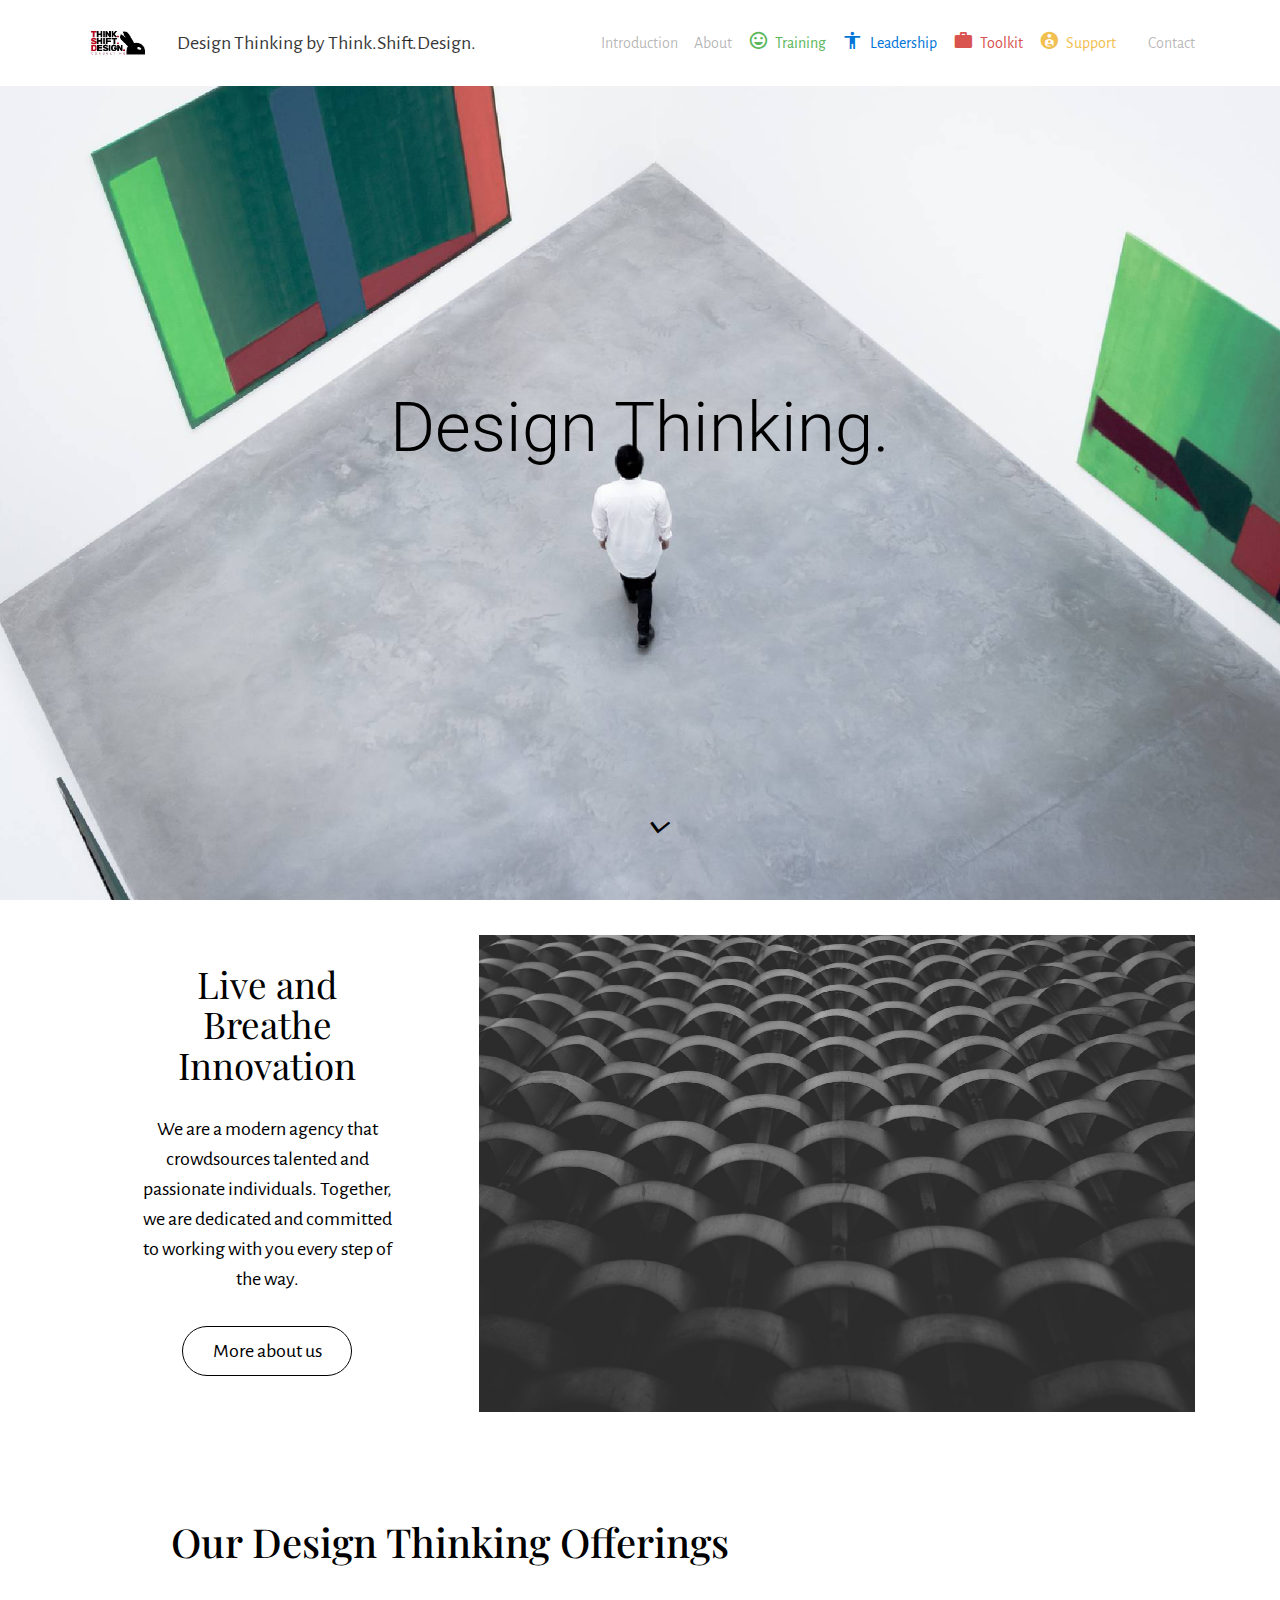
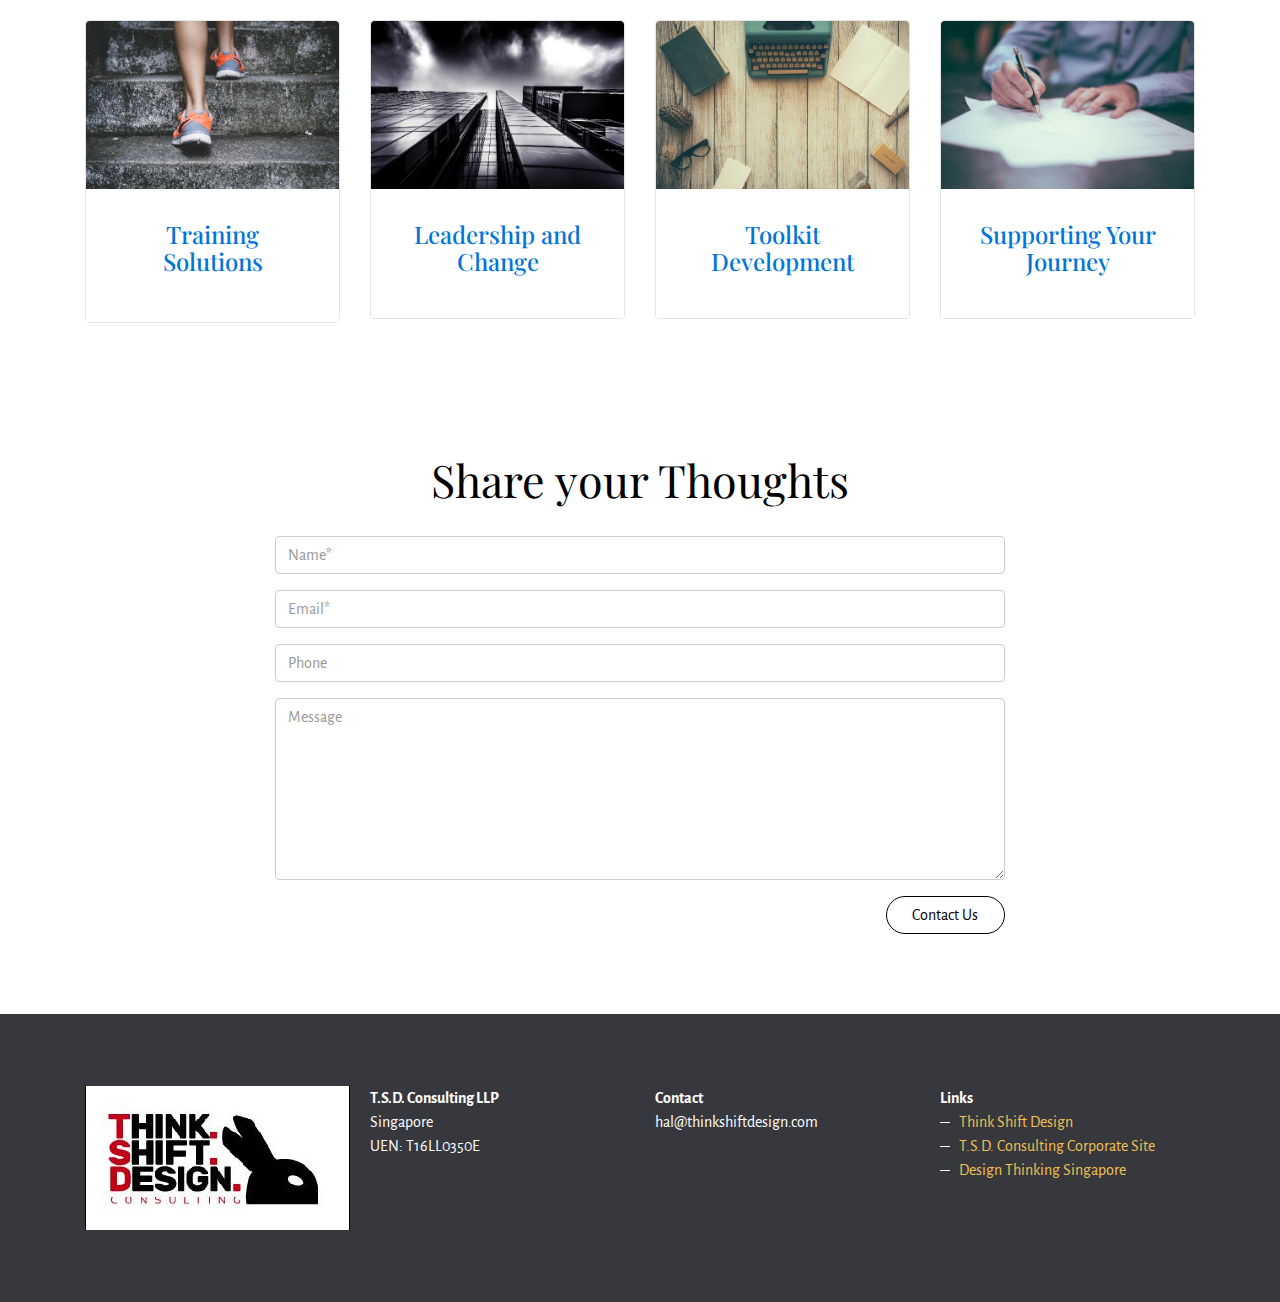
<file: index.html>
<!DOCTYPE html>
<html>
<head>
  <!-- Site made with Mobirise Website Builder v3.12.1, https://mobirise.com -->
  <meta charset="UTF-8">
  <meta http-equiv="X-UA-Compatible" content="IE=edge">
  <meta name="generator" content="Mobirise v3.12.1, mobirise.com">
  <meta name="viewport" content="width=device-width, initial-scale=1">
  <link rel="shortcut icon" href="assets/images/tsd-logo-01-whitered-236x128-18.jpg" type="image/x-icon">
  <meta name="description" content="">
  
  <link rel="stylesheet" href="https://fonts.googleapis.com/css?family=Playfair+Display:400,700&subset=latin,cyrillic">
  <link rel="stylesheet" href="https://fonts.googleapis.com/css?family=Alegreya+Sans:400,700&subset=latin,vietnamese,latin-ext">
  <link rel="stylesheet" href="assets/bootstrap-material-design-font/css/material.css">
  <link rel="stylesheet" href="assets/font-awesome/css/font-awesome.min.css">
  <link rel="stylesheet" href="assets/tether/tether.min.css">
  <link rel="stylesheet" href="assets/bootstrap/css/bootstrap.min.css">
  <link rel="stylesheet" href="assets/puritym/css/style.css">
  <link rel="stylesheet" href="assets/mobirise/css/mbr-additional.css" type="text/css">
  
  
  
</head>
<body>

<!-- Google Analytics -->
<script>
  (function(i,s,o,g,r,a,m){i['GoogleAnalyticsObject']=r;i[r]=i[r]||function(){
  (i[r].q=i[r].q||[]).push(arguments)},i[r].l=1*new Date();a=s.createElement(o),
  m=s.getElementsByTagName(o)[0];a.async=1;a.src=g;m.parentNode.insertBefore(a,m)
  })(window,document,'script','https://www.google-analytics.com/analytics.js','ga');

  ga('create', 'UA-85446248-4', 'auto');
  ga('send', 'pageview');

</script>
<!-- /Google Analytics -->


<nav class="navbar navbar-light mbr-navbar navbar-fixed-top" id="menu-6" style="background-color: rgb(255, 255, 255);">
    <div class="container">
        <button class="navbar-toggler pull-right hidden-md-up" type="button" data-toggle="collapse" data-target="#exCollapsingNavbar2">
            <div class="hamburger-icon"></div>
        </button>

        <div class="clearfix"></div>
        <div class="collapse navbar-toggleable-sm" id="exCollapsingNavbar2">
            <span class="navbar-logo"><a href="http://www.thinkshiftdesign.com" target="_blank"><img src="assets/images/tsd-logo-01-whitered-236x128-18.jpg" alt="Mobirise"></a></span>
            <span><a class="navbar-brand" href="index.html">Design Thinking by Think.Shift.Design.</a></span>

            

            <ul class="nav navbar-nav pull-xs-right"><li class="nav-item"><a class="nav-link" href="index.html">Introduction</a></li> <li class="nav-item"><a class="nav-link" href="about.html">About</a></li> <li class="nav-item"><a class="nav-link text-success" href="training.html"><span class="mdi-editor-insert-emoticon mbr-iconfont mbr-iconfont-btn-parent"></span>Training</a></li> <li class="nav-item"><a class="nav-link text-primary" href="leadership.html"><span class="mdi-action-accessibility mbr-iconfont mbr-iconfont-btn-parent"></span>Leadership</a></li> <li class="nav-item"><a class="nav-link text-danger" href="toolkit.html"><span class="mdi-action-work mbr-iconfont mbr-iconfont-btn-parent"></span>Toolkit</a></li> <li class="nav-item"><a class="nav-link text-warning" href="support.html"><span class="mdi-action-account-child mbr-iconfont mbr-iconfont-btn-parent"></span>Support</a></li> <li class="nav-item"><a class="nav-link text-warning" href="toolkit.html"></a></li>   <li class="nav-item"><a class="nav-link" href="index.html#form1-19">Contact</a></li></ul>
        </div>
    </div>
</nav>

<section class="mbr-section mbr-section-full mbr-after-navbar" id="header4-0" style="background-image: url(assets/images/full-unsplash-photo-1470072242968-5602a4283d62-2000x1344-5.jpg);">
    <div class="mbr-table-cell">
        
        <div class="container">
            <div class="row">
                <div class="col-md-8 col-md-offset-2 text-xs-center">

                    <h1 class="mbr-section-title display-1">Design Thinking.<br></h1>
                    
                    
                </div>
            </div>
        </div>
        <a class="mbr-arrow" href="#msg-box4-1"><i class="fa fa-angle-down"></i></a>
    </div>
</section>

<section class="mbr-section mbr-section-nopadding" id="msg-box4-1" style="background-color: rgb(255, 255, 255); padding-top: 0rem; padding-bottom: 0rem;">
    
    <div class="container">
        <div class="row">
            
            <div class="col-xs-12 col-lg-3 mbr-inner-padding text-xs-center mbr-table-cell-lg">
                <h3 class="mbr-section-title display-4">Live and Breathe Innovation</h3>
                
                <div class="lead"><p>We are a modern agency that crowdsources talented and passionate individuals. Together, we are dedicated and committed to working with you every step of the way.</p></div>
                <div><a class="btn btn-lg btn-secondary-outline" href="about.html" target="_blank">More about us</a> </div>
            </div>
            <div class="col-xs-12 col-lg-9 mbr-table-cell-lg image-size" style="width: 50%;">
                <div class="mbr-figure"><img src="assets/images/full-unsplash-photo-1445630945852-d2fe3e22edf9-1400x933-33.jpg"></div>
            </div>
        </div>
    </div>
</section>

<section class="mbr-section mbr-section-small" id="msg-box2-1h" style="background-color: rgb(255, 255, 255); padding-top: 4.5rem; padding-bottom: 0rem;">
    

    <div class="container">
        <div class="row">
            
            <div>

                <div class="col-sm-8">
                    <h2 class="mbr-section-title h1">Our Design Thinking Offerings</h2>
                    
                </div>                
                
            </div>
        </div>
    </div>
</section>

<section class="mbr-section mbr-section-small" id="features1-5" style="background-color: rgb(255, 255, 255); padding-top: 3rem; padding-bottom: 3rem;">
    
    <div class="container">
        <div class="row">
            <div class="col-sm-6 col-md-3">
                <div class="card cart-block">
                    <div><a href="training.html"><img src="assets/images/full-unsplash-photo-1476480862126-209bfaa8edc8-600x400-18.jpg" class="card-img-top"></a></div>
                    <div class="card-block">
                        <h4 class="card-title text-xs-center"><p><a href="training.html" target="_blank" class="text-primary">Training Solutions</a><a href="training.html" target="_blank"></a><a href="training.html" target="_blank"></a></p></h4>
                        
                        
                    </div>
                </div>
            </div>
            <div class="col-sm-6 col-md-3">
                <div class="card cart-block">
                    <div><a href="leadership.html"><img src="assets/images/full-unsplash-photo-1471523094700-e1ec9d935a90-600x400-56.jpg" class="card-img-top"></a></div>
                    <div class="card-block">
                        <h4 class="card-title text-xs-center"><a href="leadership.html" target="_blank" class="text-primary">Leadership </a><a href="leadership.html" target="_blank" class="text-primary">and Change</a></h4>
                        
                        
                    </div>
                </div>
            </div>
            <div class="col-sm-6 col-md-3">
                <div class="card cart-block">
                    <div><img src="assets/images/full-unsplash-photo-1432821596592-e2c18b78144f-600x400-53.jpg" class="card-img-top"></div>
                    <div class="card-block">
                        <h4 class="card-title text-xs-center"><a href="toolkit.html" target="_blank" class="text-primary">Toolkit Development</a></h4>
                        
                        
                    </div>
                </div>
            </div>
            <div class="col-sm-6 col-md-3">
                <div class="card cart-block">
                    <div><img src="assets/images/full-unsplash-photo-1450101499163-c8848c66ca85-600x400-74.jpg" class="card-img-top"></div>
                    <div class="card-block">
                        <h4 class="card-title text-xs-center"><a href="consult.html" target="_blank" class="text-primary">Supporting Your Journey</a></h4>
                        
                        
                    </div>
                </div>
            </div>
        </div>
    </div>
</section>

<section class="mbr-section mbr-section-small" id="form1-19" style="background-color: rgb(255, 255, 255); padding-top: 4.5rem; padding-bottom: 4.5rem;">
    
    <div class="container">
        <div class="row">
            <div class="col-sm-8 col-sm-offset-2" data-form-type="formoid">
                <h2 class="mbr-section-title display-3 text-xs-center">Share your Thoughts</h2>

                <div data-form-alert="true"><div hidden="" data-form-alert-success="true">Thank You!</div></div>
                <form action="https://mobirise.com/" method="post" data-form-title="Share your Thoughts">
                    <input type="hidden" value="SnuQGRjmAlr4/87biBtTee3jJ25+1L745ZYfQRThbl32fdbAxs59QQmpFLE3UVxilaKH5FH/M87R7m8fc0NRA+LJmBqn46AQabmtD0teDMJ47HnoOedwZa6/vpVMs4EJ" data-form-email="true">
                    <div class="form-group">
                        <input type="text" class="form-control" name="name" required="" placeholder="Name*" data-form-field="Name">
                    </div>
                    <div class="form-group">
                        <input type="email" class="form-control" name="email" required="" placeholder="Email*" data-form-field="Email">
                    </div>
                    <div class="form-group">
                        <input type="tel" class="form-control" name="phone" placeholder="Phone" data-form-field="Phone">
                    </div>
                    <div class="form-group">
                        <textarea class="form-control" name="message" rows="7" placeholder="Message" data-form-field="Message"></textarea>
                    </div>
                    <div class="text-xs-right"><button type="submit" class="btn btn-secondary-outline">Contact Us</button></div>
                </form>
            </div>
        </div>
    </div>
</section>

<section class="mbr-section mbr-section-small mbr-footer" id="contacts1-1b" style="background-color: rgb(55, 56, 62); padding-top: 4.5rem; padding-bottom: 4.5rem;">
    
    <div class="container">
        <div class="row">
            <div class="col-xs-12 col-md-3">
                <div><a href="www.thinkshiftdesign.com" target="_blank"><img src="assets/images/tsd-logo-01-265x144-5.jpg"></a></div>
            </div>
            <div class="col-xs-12 col-md-3">
                <p><strong>T.S.D. Consulting LLP</strong><br>
Singapore<br>
UEN:&nbsp;T16LL0350E</p>
            </div>
            <div class="col-xs-12 col-md-3">
                <p><strong>Contact</strong><br><span style="font-size: 1rem; line-height: 1.5;">hal@thinkshiftdesign.com</span><br></p>
            </div>
            <div class="col-xs-12 col-md-3"><strong>Links</strong><ul><li><a href="http://www.thinkshiftdesign.com" target="_blank">Think Shift Design</a><a href="https://mobirise.com/"></a></li><li><a href="http://corporate.thinkshiftdesign.com" target="_blank">T.S.D. Consulting Corporate Site</a><a href="https://mobirise.com/mobirise-free-win.zip"></a></li><li><a href="http://www.designthinkingsingapore.com" target="_blank">Design Thinking Singapore</a><a href="https://mobirise.com/mobirise-free-mac.zip"></a></li></ul></div>
        </div>
    </div>
</section>


  <script src="assets/web/assets/jquery/jquery.min.js"></script>
  <script src="assets/tether/tether.min.js"></script>
  <script src="assets/bootstrap/js/bootstrap.min.js"></script>
  <script src="assets/smooth-scroll/SmoothScroll.js"></script>
  <script src="assets/puritym/js/script.js"></script>
  <script src="assets/formoid/formoid.min.js"></script>
  
  
</body>
</html>
</file>
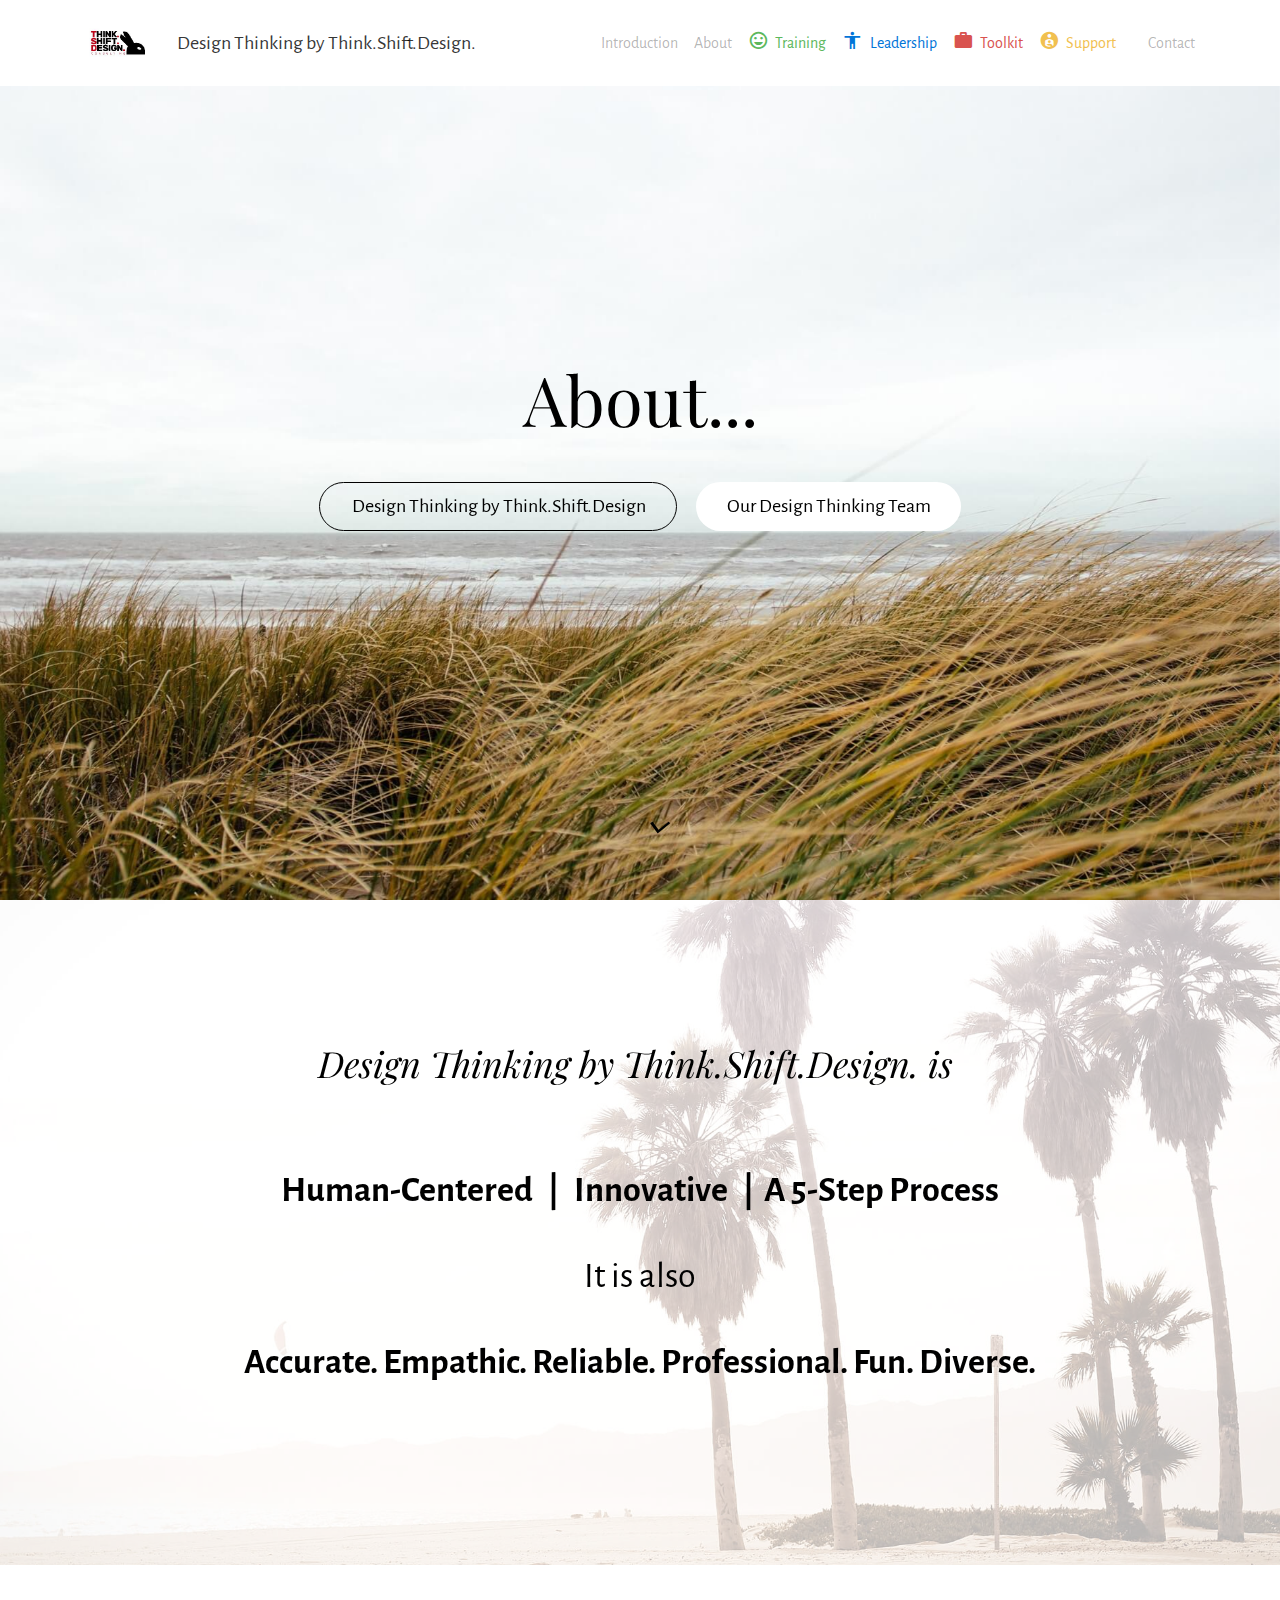
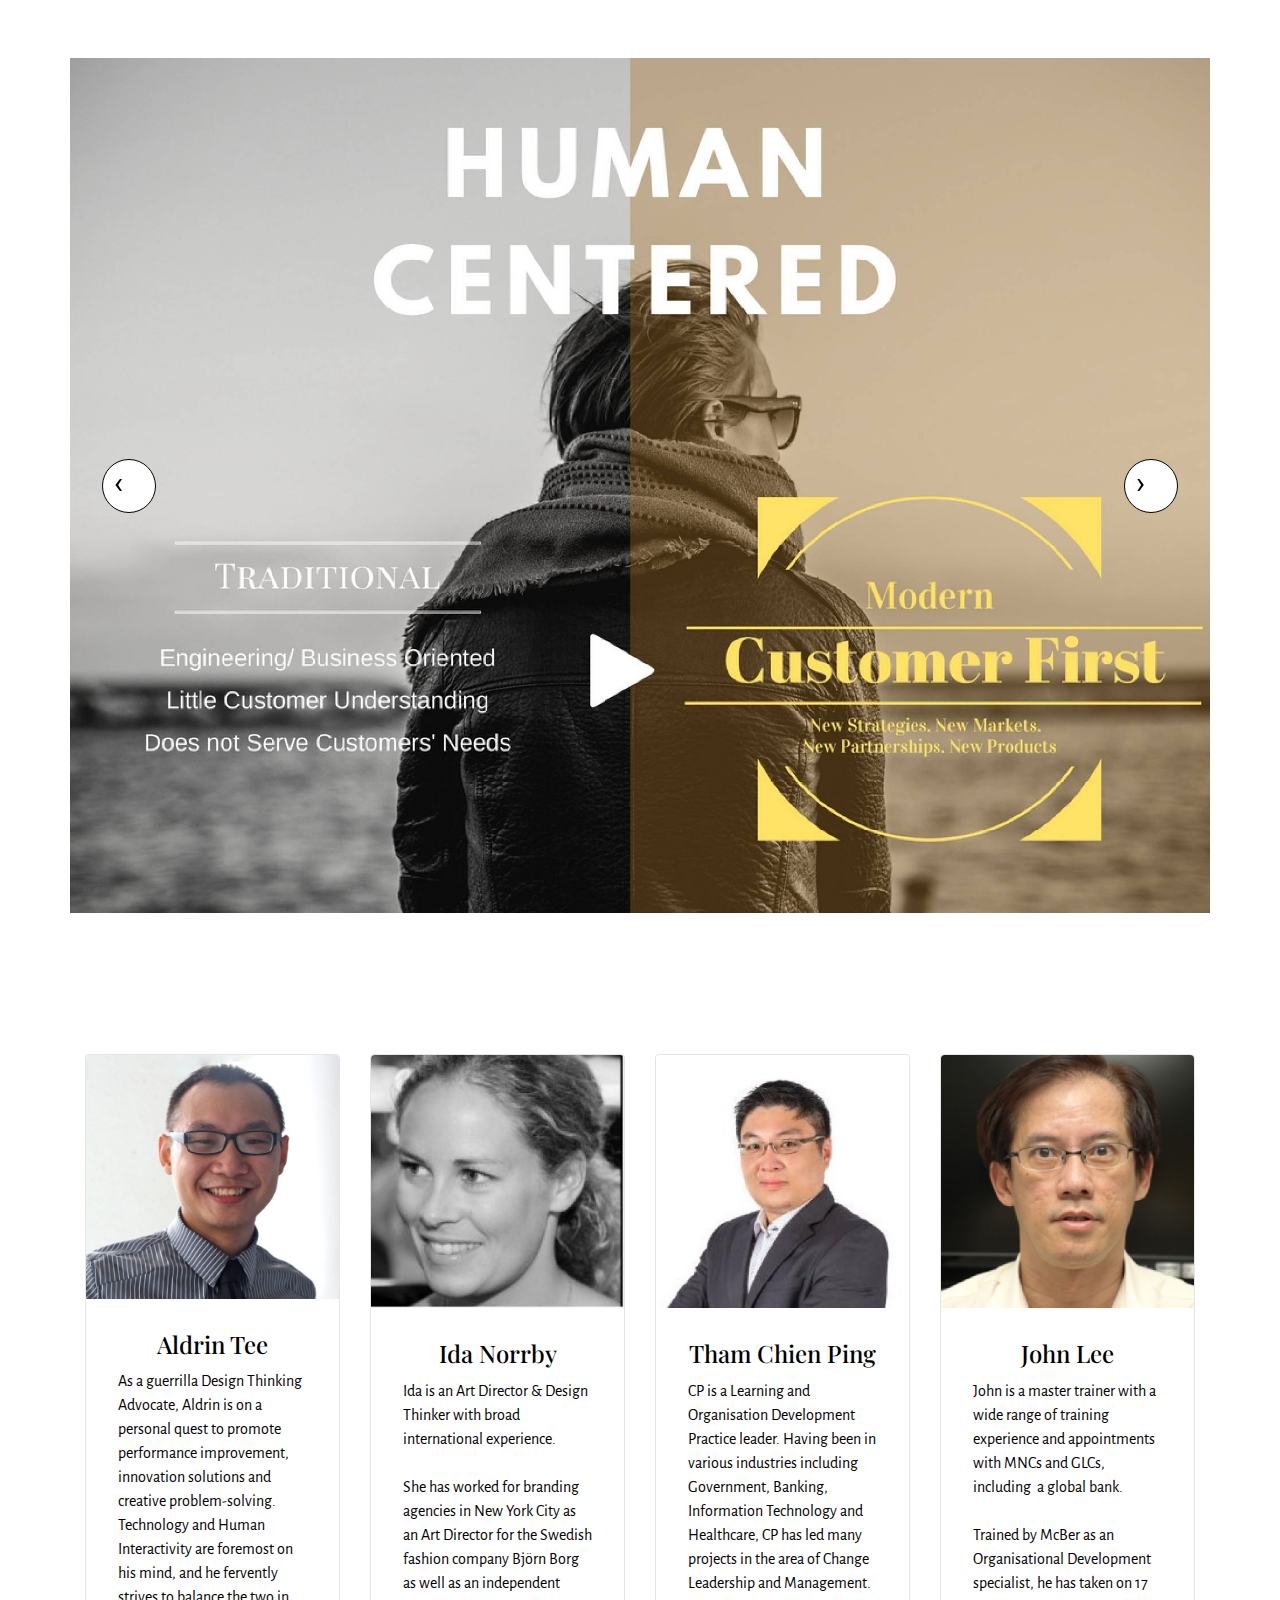
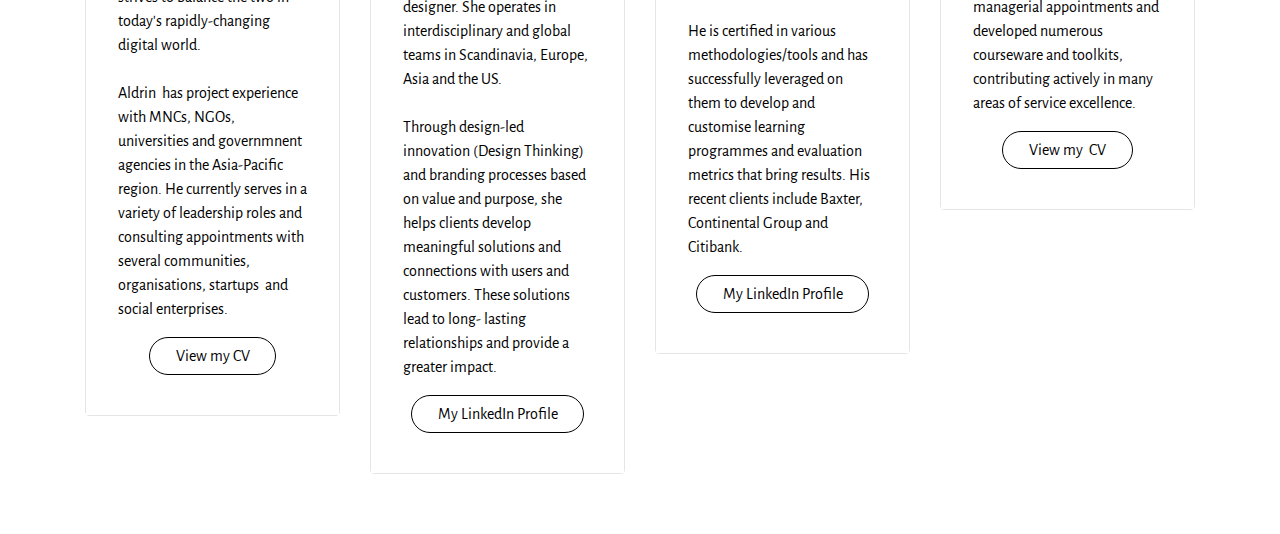
<file: about.html>
<!DOCTYPE html>
<html>
<head>
  <!-- Site made with Mobirise Website Builder v3.12.1, https://mobirise.com -->
  <meta charset="UTF-8">
  <meta http-equiv="X-UA-Compatible" content="IE=edge">
  <meta name="generator" content="Mobirise v3.12.1, mobirise.com">
  <meta name="viewport" content="width=device-width, initial-scale=1">
  <link rel="shortcut icon" href="assets/images/tsd-logo-01-whitered-236x128-18.jpg" type="image/x-icon">
  <meta name="description" content="">
  <title>Design Thinking about & Team</title>
  <link rel="stylesheet" href="https://fonts.googleapis.com/css?family=Playfair+Display:400,700&subset=latin,cyrillic">
  <link rel="stylesheet" href="https://fonts.googleapis.com/css?family=Alegreya+Sans:400,700&subset=latin,vietnamese,latin-ext">
  <link rel="stylesheet" href="assets/bootstrap-material-design-font/css/material.css">
  <link rel="stylesheet" href="assets/font-awesome/css/font-awesome.min.css">
  <link rel="stylesheet" href="assets/tether/tether.min.css">
  <link rel="stylesheet" href="assets/bootstrap/css/bootstrap.min.css">
  <link rel="stylesheet" href="assets/puritym/css/style.css">
  <link rel="stylesheet" href="assets/mobirise/css/mbr-additional.css" type="text/css">
  
  
  
</head>
<body>

<!-- Google Analytics -->
<script>
  (function(i,s,o,g,r,a,m){i['GoogleAnalyticsObject']=r;i[r]=i[r]||function(){
  (i[r].q=i[r].q||[]).push(arguments)},i[r].l=1*new Date();a=s.createElement(o),
  m=s.getElementsByTagName(o)[0];a.async=1;a.src=g;m.parentNode.insertBefore(a,m)
  })(window,document,'script','https://www.google-analytics.com/analytics.js','ga');

  ga('create', 'UA-85446248-4', 'auto');
  ga('send', 'pageview');

</script>
<!-- /Google Analytics -->


<nav class="navbar navbar-light mbr-navbar navbar-fixed-top" id="menu-13" style="background-color: rgb(255, 255, 255);">
    <div class="container">
        <button class="navbar-toggler pull-right hidden-md-up" type="button" data-toggle="collapse" data-target="#exCollapsingNavbar2">
            <div class="hamburger-icon"></div>
        </button>

        <div class="clearfix"></div>
        <div class="collapse navbar-toggleable-sm" id="exCollapsingNavbar2">
            <span class="navbar-logo"><a href="http://www.thinkshiftdesign.com" target="_blank"><img src="assets/images/tsd-logo-01-whitered-236x128-18.jpg" alt="Mobirise"></a></span>
            <span><a class="navbar-brand" href="index.html">Design Thinking by Think.Shift.Design.</a></span>

            

            <ul class="nav navbar-nav pull-xs-right"><li class="nav-item"><a class="nav-link" href="index.html">Introduction</a></li> <li class="nav-item"><a class="nav-link" href="about.html">About</a></li> <li class="nav-item"><a class="nav-link text-success" href="training.html"><span class="mdi-editor-insert-emoticon mbr-iconfont mbr-iconfont-btn-parent"></span>Training</a></li> <li class="nav-item"><a class="nav-link text-primary" href="leadership.html"><span class="mdi-action-accessibility mbr-iconfont mbr-iconfont-btn-parent"></span>Leadership</a></li> <li class="nav-item"><a class="nav-link text-danger" href="toolkit.html"><span class="mdi-action-work mbr-iconfont mbr-iconfont-btn-parent"></span>Toolkit</a></li> <li class="nav-item"><a class="nav-link text-warning" href="support.html"><span class="mdi-action-account-child mbr-iconfont mbr-iconfont-btn-parent"></span>Support</a></li> <li class="nav-item"><a class="nav-link text-warning" href="toolkit.html"></a></li>   <li class="nav-item"><a class="nav-link" href="index.html#form1-19">Contact</a></li></ul>
        </div>
    </div>
</nav>

<section class="mbr-section mbr-section-full mbr-parallax-background mbr-after-navbar" id="header1-15" style="background-image: url(assets/images/photo-1.jpg);">
    <div class="mbr-table-cell">
        
        <div class="container">
            <div class="row">
                <div class="col-md-8 col-md-offset-2 text-xs-center">

                    <h1 class="mbr-section-title display-1">About...</h1>
                    
                    <div class="mbr-buttons--center"><a class="btn btn-lg btn-secondary-outline" href="about.html#content5-1f">&nbsp;Design Thinking by Think.Shift.Design</a> <a class="btn btn-lg btn-white" href="team.html#features1-14">Our Design Thinking Team</a></div>
                </div>
            </div>
        </div>
        <a class="mbr-arrow" href="#content5-1f"><i class="fa fa-angle-down"></i></a>
    </div>
</section>

<section class="mbr-section col-undefined mbr-parallax-background" id="content5-1f" style="background-image: url(assets/images/photo-3.jpg); padding-top: 9rem; padding-bottom: 9rem;">
    <div class="mbr-overlay" style="opacity: 0.7; background-color: rgb(255, 255, 255);"></div>
    <div class="container">
        <h3 class="mbr-section-title display-2"><em>Design Thinking by Think.Shift.Design. is&nbsp;<br></em><br></h3>
        <div class="lead"><p><strong>Human-Centered &nbsp; | &nbsp; Innovative &nbsp; | &nbsp;A 5-Step Process</strong></p><p>It is also</p><p><strong>Accurate. Empathic. Reliable. Professional. Fun. Diverse.</strong></p></div>
    </div>
</section>

<section class="mbr-slider mbr-section mbr-section__container carousel slide mbr-section-nopadding" data-ride="carousel" data-keyboard="false" data-wrap="true" data-interval="5000" id="slider-17" style="background-color: rgb(255, 255, 255);">
    <div class=" container boxed-slider" style="padding-top: 93px; padding-bottom: 93px;">
        <div>
            <div>
                
                <div class="carousel-inner" role="listbox">
                    <div class="mbr-section carousel-item dark center active">
                        <div class="mbr-table-cell">
                         
                            <div>
                                <img src="assets/images/human-centered-2000x1500-2.jpg">
                                <div class="row">
                                    <div class="col-md-8 col-md-offset-2 text-xs-center">
                                        
                                        

                                        
                                    </div>
                                </div>
                            </div>
                        </div>
                    </div><div class="mbr-section carousel-item dark center">
                        <div class="mbr-table-cell">
                         
                            <div>
                                <img src="assets/images/5-step-design-thinking-2000x1500-93.png">
                                <div class="row">
                                    <div class="col-md-8 col-md-offset-2 text-xs-center">
                                        
                                        

                                        
                                    </div>
                                </div>
                            </div>
                        </div>
                    </div><div class="mbr-section carousel-item dark center">
                        <div class="mbr-table-cell">
                         
                            <div>
                                <img src="assets/images/innovationfeasibilitydesirabilityviability-plain-2000x1333-32.jpg">
                                <div class="row">
                                    <div class="col-md-8 col-md-offset-2 text-xs-center">
                                        <h2 class="mbr-section-title display-1"><span style="color: inherit; line-height: 1.1;"><br></span><br><br></h2>
                                        <p class="lead"></p>

                                        
                                    </div>
                                </div>
                            </div>
                        </div>
                    </div><div class="mbr-section carousel-item dark center">
                        <div class="mbr-table-cell">
                         
                            <div>
                                <img src="assets/images/4-points-about-dts-2000x1500-55.png">
                                <div class="row">
                                    <div class="col-md-8 col-md-offset-2 text-xs-center">
                                        
                                        

                                        
                                    </div>
                                </div>
                            </div>
                        </div>
                    </div>
                </div>
                
                <a data-app-prevent-settings="" class="left carousel-control" role="button" data-slide="prev" href="#slider-17">
                    <span class="icon-prev" aria-hidden="true"></span>
                    <span class="sr-only">Previous</span>
                </a>
                <a data-app-prevent-settings="" class="right carousel-control" role="button" data-slide="next" href="#slider-17">
                    <span class="icon-next" aria-hidden="true"></span>
                    <span class="sr-only">Next</span>
                </a>
            </div>
        </div>
    </div>
</section>

<section class="mbr-section mbr-section-small" id="features1-14" style="background-color: rgb(255, 255, 255); padding-top: 3rem; padding-bottom: 3rem;">
    
    <div class="container">
        <div class="row">
            <div class="col-sm-6 col-md-3">
                <div class="card cart-block">
                    <div><img src="assets/images/aldrin-tee-the-professional-cut-600x578-55.jpg" class="card-img-top"></div>
                    <div class="card-block">
                        <h4 class="card-title text-xs-center">Aldrin Tee</h4>
                        <p class="card-text">As a guerrilla Design Thinking Advocate, Aldrin is on a personal quest to promote performance improvement, innovation solutions&nbsp;<span style="font-size: 1rem; line-height: 1.5;">and creative problem-solving. Technology and Human Interactivity are foremost on his mind, and he fervently strives to balance the two in today's rapidly-changing digital world.&nbsp;</span><br><span style="font-size: 1rem; line-height: 1.5;"><br></span><span style="font-size: 1rem; line-height: 1.5;">Aldrin &nbsp;has project experience with MNCs, NGOs, universities and governmnent agencies in the&nbsp;</span>Asia-Pacific region. He c<span style="font-size: 1rem; line-height: 1.5;">urrently serves in a variety of leadership roles&nbsp;</span><span style="font-size: 1rem; line-height: 1.5;">and consulting appointments with several communities, organisations, startups &nbsp;and social enterprises.</span><br></p>
                        <div class="text-xs-center"><a href="https://drive.google.com/open?id=0B2Mlxd1VkeqccWs4UE1WeGlISFk" class="btn btn-secondary-outline" target="_blank">View my CV</a></div>
                    </div>
                </div>
            </div>
            <div class="col-sm-6 col-md-3">
                <div class="card cart-block">
                    <div><img src="assets/images/idanorrby-600x600-72.jpg" class="card-img-top"></div>
                    <div class="card-block">
                        <h4 class="card-title text-xs-center">Ida Norrby</h4>
                        <p class="card-text">Ida is an Art Director &amp; Design Thinker with broad international experience.<br><br>She has worked for branding agencies in New York City as an Art Director for the Swedish fashion company Björn Borg as well as an independent designer. She operates in interdisciplinary and global teams in Scandinavia, Europe, Asia and the US.<br><br>Through design-led innovation (Design Thinking) and branding processes based on value and purpose, she helps clients develop meaningful solutions and connections with users and customers. These solutions lead to long- lasting relationships and provide a greater impact.<br></p>
                        <div class="text-xs-center"><a href="https://www.linkedin.com/in/idanorrby" class="btn btn-secondary-outline" target="_blank">My LinkedIn Profile</a></div>
                    </div>
                </div>
            </div>
            <div class="col-sm-6 col-md-3">
                <div class="card cart-block">
                    <div><img src="assets/images/thamcp-600x600-55.jpg" class="card-img-top"></div>
                    <div class="card-block">
                        <h4 class="card-title text-xs-center">Tham Chien Ping</h4>
                        <p class="card-text">CP is a Learning and Organisation Development Practice leader.  Having been in various industries including Government, Banking, Information Technology and Healthcare, CP has led many projects in the area of Change Leadership and Management.  <br><br>He is certified in various methodologies/tools and has successfully leveraged on them to develop and customise learning programmes and evaluation metrics that bring results. His recent clients include Baxter, Continental Group and Citibank.&nbsp;<br></p>
                        <div class="text-xs-center"><a href="https://www.linkedin.com/in/thamcp" class="btn btn-secondary-outline" target="_blank">My LinkedIn Profile</a></div>
                    </div>
                </div>
            </div>
            <div class="col-sm-6 col-md-3">
                <div class="card cart-block">
                    <div><img src="assets/images/john-lee-600x600-83.png" class="card-img-top" title="John Lee"></div>
                    <div class="card-block">
                        <h4 class="card-title text-xs-center">John Lee</h4>
                        <p class="card-text">John is a master trainer with a wide range of training experience and appointments with MNCs and GLCs, including &nbsp;a global bank. <br><br>Trained by McBer as an Organisational Development specialist, he has taken on 17 managerial appointments and developed numerous courseware and toolkits, contributing actively in many areas of service excellence.&nbsp;</p>
                        <div class="text-xs-center"><a href="https://drive.google.com/open?id=0B2Mlxd1VkeqcOW1zNjc2WUFUOEU" class="btn btn-secondary-outline" target="_blank">View my &nbsp;CV</a></div>
                    </div>
                </div>
            </div>
        </div>
    </div>
</section>


  <script src="assets/web/assets/jquery/jquery.min.js"></script>
  <script src="assets/tether/tether.min.js"></script>
  <script src="assets/bootstrap/js/bootstrap.min.js"></script>
  <script src="assets/smooth-scroll/SmoothScroll.js"></script>
  <script src="assets/jarallax/jarallax.js"></script>
  <script src="assets/bootstrap-carousel-swipe/bootstrap-carousel-swipe.js"></script>
  <script src="assets/puritym/js/script.js"></script>
  
  
</body>
</html>
</file>
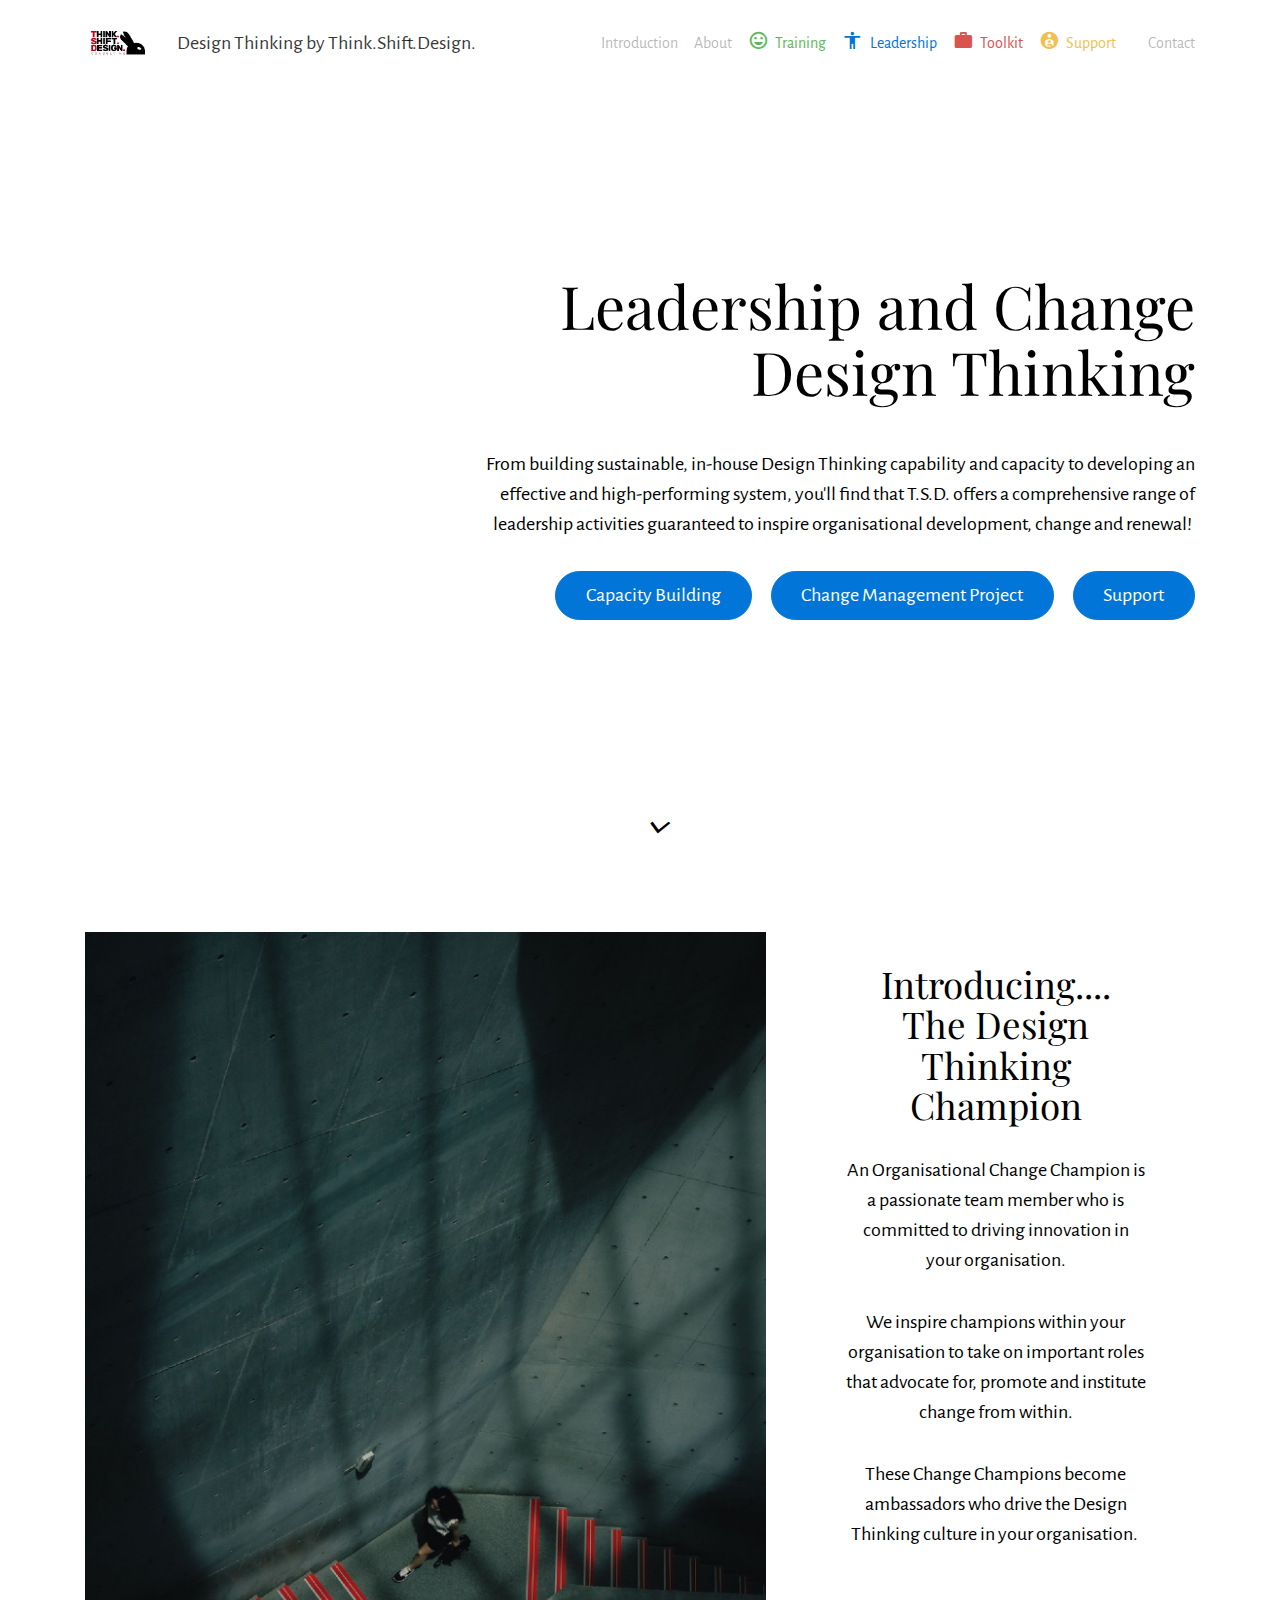
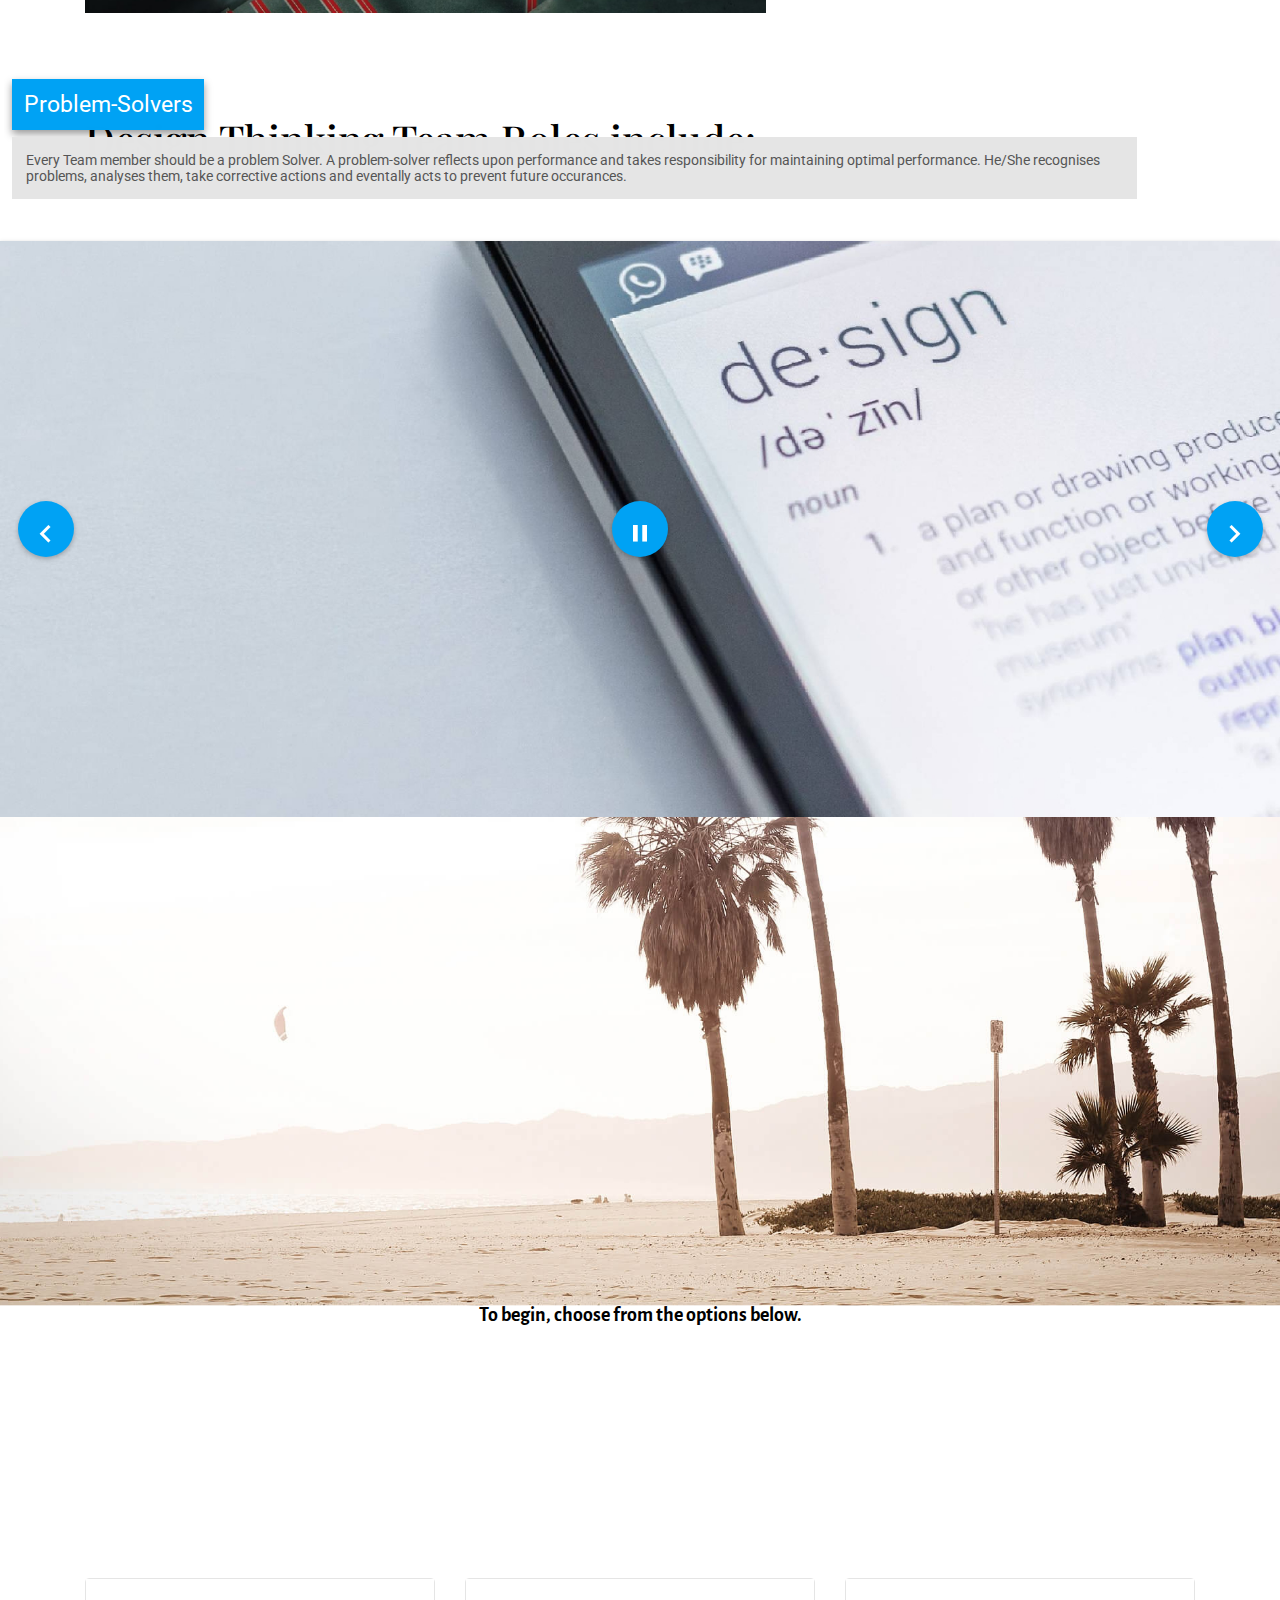
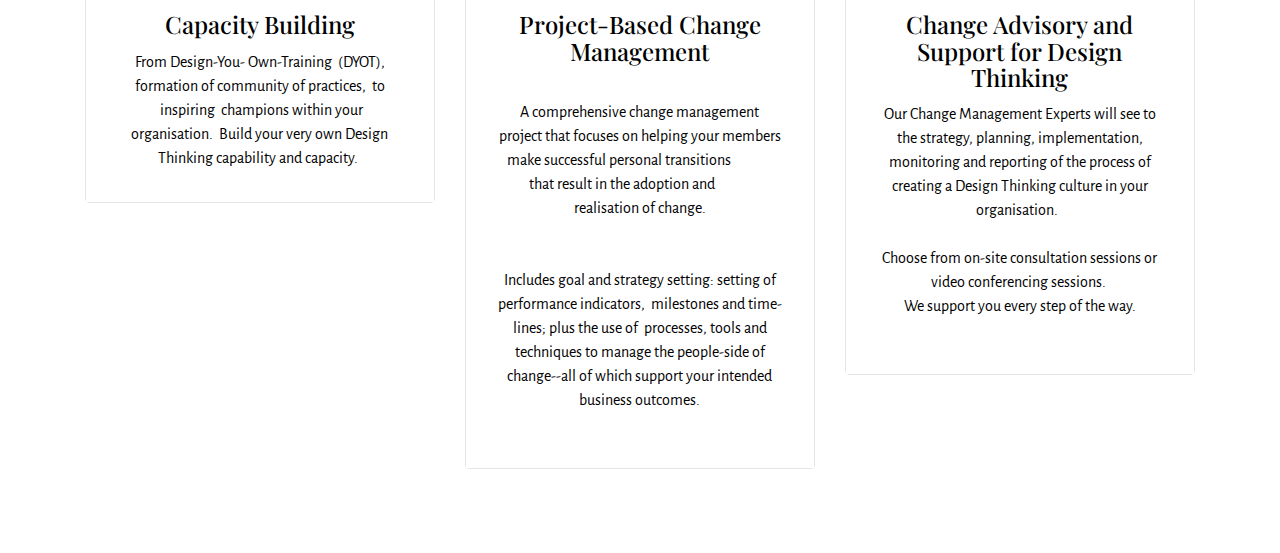
<file: leadership.html>
<!DOCTYPE html>
<html>
<head>
  <!-- Site made with Mobirise Website Builder v3.12.1, https://mobirise.com -->
  <meta charset="UTF-8">
  <meta http-equiv="X-UA-Compatible" content="IE=edge">
  <meta name="generator" content="Mobirise v3.12.1, mobirise.com">
  <meta name="viewport" content="width=device-width, initial-scale=1">
  <link rel="shortcut icon" href="assets/images/tsd-logo-01-whitered-236x128-18.jpg" type="image/x-icon">
  <meta name="description" content="">
  <title>Design Thinking Leadership</title>
  <link rel="stylesheet" href="https://fonts.googleapis.com/css?family=Playfair+Display:400,700&subset=latin,cyrillic">
  <link rel="stylesheet" href="https://fonts.googleapis.com/css?family=Alegreya+Sans:400,700&subset=latin,vietnamese,latin-ext">
  <link rel="stylesheet" href="assets/bootstrap-material-design-font/css/material.css">
  <link rel="stylesheet" href="assets/font-awesome/css/font-awesome.min.css">
  <link rel="stylesheet" href="assets/tether/tether.min.css">
  <link rel="stylesheet" href="assets/bootstrap/css/bootstrap.min.css">
  <link rel="stylesheet" href="assets/puritym/css/style.css">
  <link rel="stylesheet" href="assets/wowslider-init/style.css">
  <link rel="stylesheet" href="assets/mobirise/css/mbr-additional.css" type="text/css">
  
  
  
<link rel="stylesheet" href = "assets/wowslider-init/material/style.css"></link></head>
<body>

<!-- Google Analytics -->
<script>
  (function(i,s,o,g,r,a,m){i['GoogleAnalyticsObject']=r;i[r]=i[r]||function(){
  (i[r].q=i[r].q||[]).push(arguments)},i[r].l=1*new Date();a=s.createElement(o),
  m=s.getElementsByTagName(o)[0];a.async=1;a.src=g;m.parentNode.insertBefore(a,m)
  })(window,document,'script','https://www.google-analytics.com/analytics.js','ga');

  ga('create', 'UA-85446248-4', 'auto');
  ga('send', 'pageview');

</script>
<!-- /Google Analytics -->


<nav class="navbar navbar-light mbr-navbar navbar-fixed-top" id="menu-e" style="background-color: rgb(255, 255, 255);">
    <div class="container">
        <button class="navbar-toggler pull-right hidden-md-up" type="button" data-toggle="collapse" data-target="#exCollapsingNavbar2">
            <div class="hamburger-icon"></div>
        </button>

        <div class="clearfix"></div>
        <div class="collapse navbar-toggleable-sm" id="exCollapsingNavbar2">
            <span class="navbar-logo"><a href="http://www.thinkshiftdesign.com" target="_blank"><img src="assets/images/tsd-logo-01-whitered-236x128-73.jpg" alt="Mobirise"></a></span>
            <span><a class="navbar-brand" href="index.html">Design Thinking by Think.Shift.Design.</a></span>

            

            <ul class="nav navbar-nav pull-xs-right"><li class="nav-item"><a class="nav-link" href="index.html">Introduction</a></li> <li class="nav-item"><a class="nav-link" href="about.html">About</a></li> <li class="nav-item"><a class="nav-link text-success" href="training.html"><span class="mdi-editor-insert-emoticon mbr-iconfont mbr-iconfont-btn-parent"></span>Training</a></li> <li class="nav-item"><a class="nav-link text-primary" href="leadership.html"><span class="mdi-action-accessibility mbr-iconfont mbr-iconfont-btn-parent"></span>Leadership</a></li> <li class="nav-item"><a class="nav-link text-danger" href="toolkit.html"><span class="mdi-action-work mbr-iconfont mbr-iconfont-btn-parent"></span>Toolkit</a></li> <li class="nav-item"><a class="nav-link text-warning" href="support.html"><span class="mdi-action-account-child mbr-iconfont mbr-iconfont-btn-parent"></span>Support</a></li> <li class="nav-item"><a class="nav-link text-warning" href="toolkit.html"></a></li>   <li class="nav-item"><a class="nav-link" href="index.html#form1-19">Contact</a></li></ul>
        </div>
    </div>
</nav>

<section class="mbr-section mbr-section-full mbr-after-navbar" id="header2-f" style="background-color: rgb(255, 255, 255);">
    <div class="mbr-table-cell">
        
        <div class="container">
            <div class="row">
                <div class="col-md-8 col-md-offset-4 text-xs-right">

                    <h1 class="mbr-section-title display-1">Leadership and Change<br>Design Thinking</h1>
                    <p class="lead">From building sustainable, in-house Design Thinking capability and capacity to developing an effective and high-performing system, you'll find that T.S.D. offers a comprehensive range of &nbsp;leadership activities guaranteed to inspire organisational development, change and renewal!&nbsp;</p>
                    <div class="mbr-buttons--left"><a class="btn btn-lg btn-primary" href="leadership.html#features1-y">Capacity Building</a> <a class="btn btn-lg btn-primary" href="leadership.html#features1-y">Change Management Project</a> <a class="btn btn-lg btn-primary" href="leadership.html#features1-y">Support</a></div>
                </div>
            </div>
        </div>
        <a class="mbr-arrow" href="#msg-box4-g"><i class="fa fa-angle-down"></i></a>
    </div>
</section>

<section class="mbr-section mbr-section-nopadding" id="msg-box4-g" style="background-color: rgb(255, 255, 255); padding-top: 0rem; padding-bottom: 0rem;">
    
    <div class="container">
        <div class="row">
            <div class="col-xs-12 col-lg-9 mbr-table-cell-lg image-size" style="width: 50%;">
                <div class="mbr-figure"><img src="assets/images/full-unsplash-photo-1463671065373-86eb1ee0b98c-1400x1400-82.jpg"></div>
            </div>
            <div class="col-xs-12 col-lg-3 mbr-inner-padding text-xs-center mbr-table-cell-lg">
                <h3 class="mbr-section-title display-4">Introducing.... <br>The Design Thinking Champion</h3>
                
                <div class="lead"><p>An Organisational Change Champion is a passionate team member who is committed to driving innovation&nbsp;<span style="font-size: 1.25rem; line-height: 1.5;">in your organisation.</span></p><p>We inspire champions within your organisation to take on important roles that advocate for, promote and&nbsp;<span style="font-size: 1.25rem; line-height: 1.5;">institute change from within. </span></p><p><span style="font-size: 1.25rem; line-height: 1.5;">These Change Champions become ambassadors who drive the Design Thinking culture in your organisation.&nbsp;</span></p></div>
                
            </div>
            
        </div>
    </div>
</section>

<section class="mbr-section mbr-section-small" id="msg-box2-x" style="background-color: rgb(255, 255, 255); padding-top: 4.5rem; padding-bottom: 4.5rem;">
    

    <div class="container">
        <div class="row">
            
            <div>

                <div class="col-sm-8">
                    <h2 class="mbr-section-title h1">Design Thinking Team Roles include:</h2>
                    
                </div>                
                
            </div>
        </div>
    </div>
</section>

<section class="mbr-wowslider-container mbr-section mbr-section__container carousel slide mbr-wowslider-container--material mbr-section-nopadding" data-ride="carousel" data-keyboard="false" data-wrap="true" data-interval="false" id="wowslider-i" style="background-color: rgb(255, 255, 255);">
    <div class="mbr-wowslider">
        <div class="ws_images">
            <ul>
                <li>
                    
                    <img src="assets/images/full-unsplash-photo-1476357471311-43c0db9fb2b4-2000x1333-32-1600x900-92.jpg" alt="Problem-Solvers" title="Problem-Solvers"> Every Team member should be a problem Solver. A problem-solver reflects upon performance and takes responsibility for maintaining optimal performance. He/She recognises problems, analyses them, take corrective actions and eventally acts to prevent future occurances. 
                </li><li>
                    
                    <img src="assets/images/full-unsplash-photo-1478809846154-d4ca173df3e0-2000x1365-40-1600x900-93.jpg" alt="Innovators" title="Innovators"> Every Problem Solver should aspire to be an Innovator.  An Innovator takes responsibiity for introducing something new to improve the system. He/She invents, seeks practical application, and provides the agility and flexibility to keep pace with change.
                </li><li>
                    
                    <img src="assets/images/full-unsplash-photo-1472057313365-2c5fd36c02bb-2000x3000-6-1600x900-55.jpg" alt="Coaches" title="Coaches"> Every Problem Solver should aspire to be an Innovator.  An Innovator takes responsibiity for introducing something new to improve the system. He/She invents, seeks practical application, and provides the agility and flexibility to keep pace with change.
                </li><li>
                    
                    <img src="assets/images/full-unsplash-photo-1470611529594-9a532103aad2-2000x1333-71-1600x900-98.jpg" alt="Team-Builders" title="Team-Builders"> Every Manager should be a Team Builder. A Team Builder transforms people into a cohesive unit focused on achieving high-performance goals. He/She facilitates, pays attention to task progress, builds social capital and makes members feel accountable for their team.
                </li><li>
                    
                    <img src="assets/images/full-unsplash-photo-1473625247510-8ceb1760943f-2000x1431-84-1600x900-46.jpg" alt="Change-Masters" title="Change-Masters"> Every manager should be a Change Master. A Change Master is a catalyst in implementing organisational improvements and renewal. He/She creates unity of purpose, identifies realistic steps and maintains momentum for sustained development of capabilities (instead of quick fixes).
                </li><li>
                    
                    <img src="assets/images/full-unsplash-photo-1461691856507-0d746661713f-2000x1333-54-1600x900-10.jpg" alt="Social-Architects" title="Social-Architects"> Every senior manager should be a Social Architect. Social architects are the masters of orgnisational transformation. They focus on changes that rejuvenate the entire organisation and strive for sustained competitive advantage. They integrate responsive strategies, utilise the latest technologies and best practices, and engage stakeholders for continuous organisational excellence.
                </li>
            </ul>
        </div>
        <div class="ws_bullets">
            <div>
                <a href="#" title="">
                    <span><img alt="slide1" src="assets/images/full-unsplash-photo-1476357471311-43c0db9fb2b4-2000x1333-32-85x48-87.jpg"></span>
                </a><a href="#" title="">
                    <span><img alt="slide1" src="assets/images/full-unsplash-photo-1478809846154-d4ca173df3e0-2000x1365-40-85x48-6.jpg"></span>
                </a><a href="#" title="">
                    <span><img alt="slide1" src="assets/images/full-unsplash-photo-1472057313365-2c5fd36c02bb-2000x3000-6-85x48-1.jpg"></span>
                </a><a href="#" title="">
                    <span><img alt="slide1" src="assets/images/full-unsplash-photo-1470611529594-9a532103aad2-2000x1333-71-85x48-78.jpg"></span>
                </a><a href="#" title="">
                    <span><img alt="slide1" src="assets/images/full-unsplash-photo-1473625247510-8ceb1760943f-2000x1431-84-85x48-72.jpg"></span>
                </a><a href="#" title="">
                    <span><img alt="slide1" src="assets/images/full-unsplash-photo-1461691856507-0d746661713f-2000x1333-54-85x48-19.jpg"></span>
                </a>
            </div>
        </div>
        <div class="ws_shadow"></div>
        <div class="mbr-wowslider-options">
            <div class="params" data-anim-type="blur" data-theme="material" data-autoplay="true" data-paddingtop="0" data-paddingbottom="0" data-fullscreen="true" data-showbullets="false" data-timeout="2" data-duration="2" data-height="576" data-width="1024" data-responsive="2" data-showcaptions="true" data-captionseffect="slide" data-hidecontrols="false"></div>
        </div>
</div></section>

<section class="mbr-section col-undefined mbr-parallax-background" id="content5-v" style="background-image: url(assets/images/photo-3.jpg); padding-top: 9rem; padding-bottom: 9rem;">
    <div class="mbr-overlay" style="opacity: 0.7; background-color: rgb(255, 255, 255);"></div>
    <div class="container">
        <h3 class="mbr-section-title display-2">Problem Solvers | Innovators | Coaches | Team Builders | Change Masters | Social Architects</h3>
        <div class="lead"><p>We work with management to identify potential candidates and/or volunteers. <br>Based on your input, we then create a series of&nbsp;<span style="font-size: 1.25rem; line-height: 1.5;">specially- targeted and formulated professional development activities such as:&nbsp;</span></p><p><span style="font-size: 1.25rem; line-height: 1.5;">Training Workshops<br>Knowledge Transfer/ Mentorship Programmes<br>&nbsp;Facilitated Design Thinking Projects<br>Community of Practice<br>and more...<br><br><strong>To begin, choose from the options below.</strong></span></p></div>
    </div>
</section>

<section class="mbr-section mbr-section-small" id="features1-y" style="background-color: rgb(255, 255, 255); padding-top: 4.5rem; padding-bottom: 4.5rem;">
    
    <div class="container">
        <div class="row">
            <div class="col-sm-6 col-md-4">
                <div class="card cart-block">
                    
                    <div class="card-block">
                        <h4 class="card-title text-xs-center">Capacity Building</h4>
                        <p class="card-text">From Design-You- Own-Training &nbsp;(DYOT), formation of community of practices, &nbsp;to &nbsp;inspiring &nbsp;champions within your organisation. &nbsp;Build your very own Design Thinking capability and capacity.&nbsp;</p>
                        
                    </div>
                </div>
            </div>
            <div class="col-sm-6 col-md-4">
                <div class="card cart-block">
                    
                    <div class="card-block">
                        <h4 class="card-title text-xs-center">Project-Based Change Management</h4>
                        <p class="card-text"><br>A comprehensive change management project that focuses on helping your members make successful personal transitions &nbsp; &nbsp; &nbsp; &nbsp; &nbsp; &nbsp; &nbsp; that result in the adoption and &nbsp; &nbsp; &nbsp; &nbsp; &nbsp; &nbsp; realisation of change. <br><span style="font-size: 1rem; line-height: 1.5;"><br></span><br><span style="font-size: 1rem; line-height: 1.5;">Includes goal and strategy setting: setting of performance indicators, &nbsp;milestones and time- lines; plus the use of &nbsp;processes, tools and techniques to manage the people-side of change--all of which support your intended business outcomes.</span><br><br></p>
                        
                    </div>
                </div>
            </div>
            <div class="col-sm-6 col-md-4">
                <div class="card cart-block">
                    
                    <div class="card-block">
                        <h4 class="card-title text-xs-center">Change Advisory and Support for Design Thinking</h4>
                        <p class="card-text">Our Change Management Experts will see to the strategy, planning, implementation, monitoring and reporting of the process of creating a Design Thinking culture in your organisation. &nbsp;<br><br>Choose from on-site consultation sessions or video conferencing sessions.&nbsp;<br>We support you every step of the way.<br><br></p>
                        
                    </div>
                </div>
            </div>
            
        </div>
    </div>
</section>


  <script src="assets/web/assets/jquery/jquery.min.js"></script>
  <script src="assets/tether/tether.min.js"></script>
  <script src="assets/bootstrap/js/bootstrap.min.js"></script>
  <script src="assets/smooth-scroll/SmoothScroll.js"></script>
  <script src="assets/wowslider-plugin/wowslider.js"></script>
  <script src="assets/jarallax/jarallax.js"></script>
  <script src="assets/puritym/js/script.js"></script>
  <script src="assets/wowslider-effect/effects.js"></script>
  <script src="assets/wowslider-init/script.js"></script>
  
  
</body>
</html>
</file>
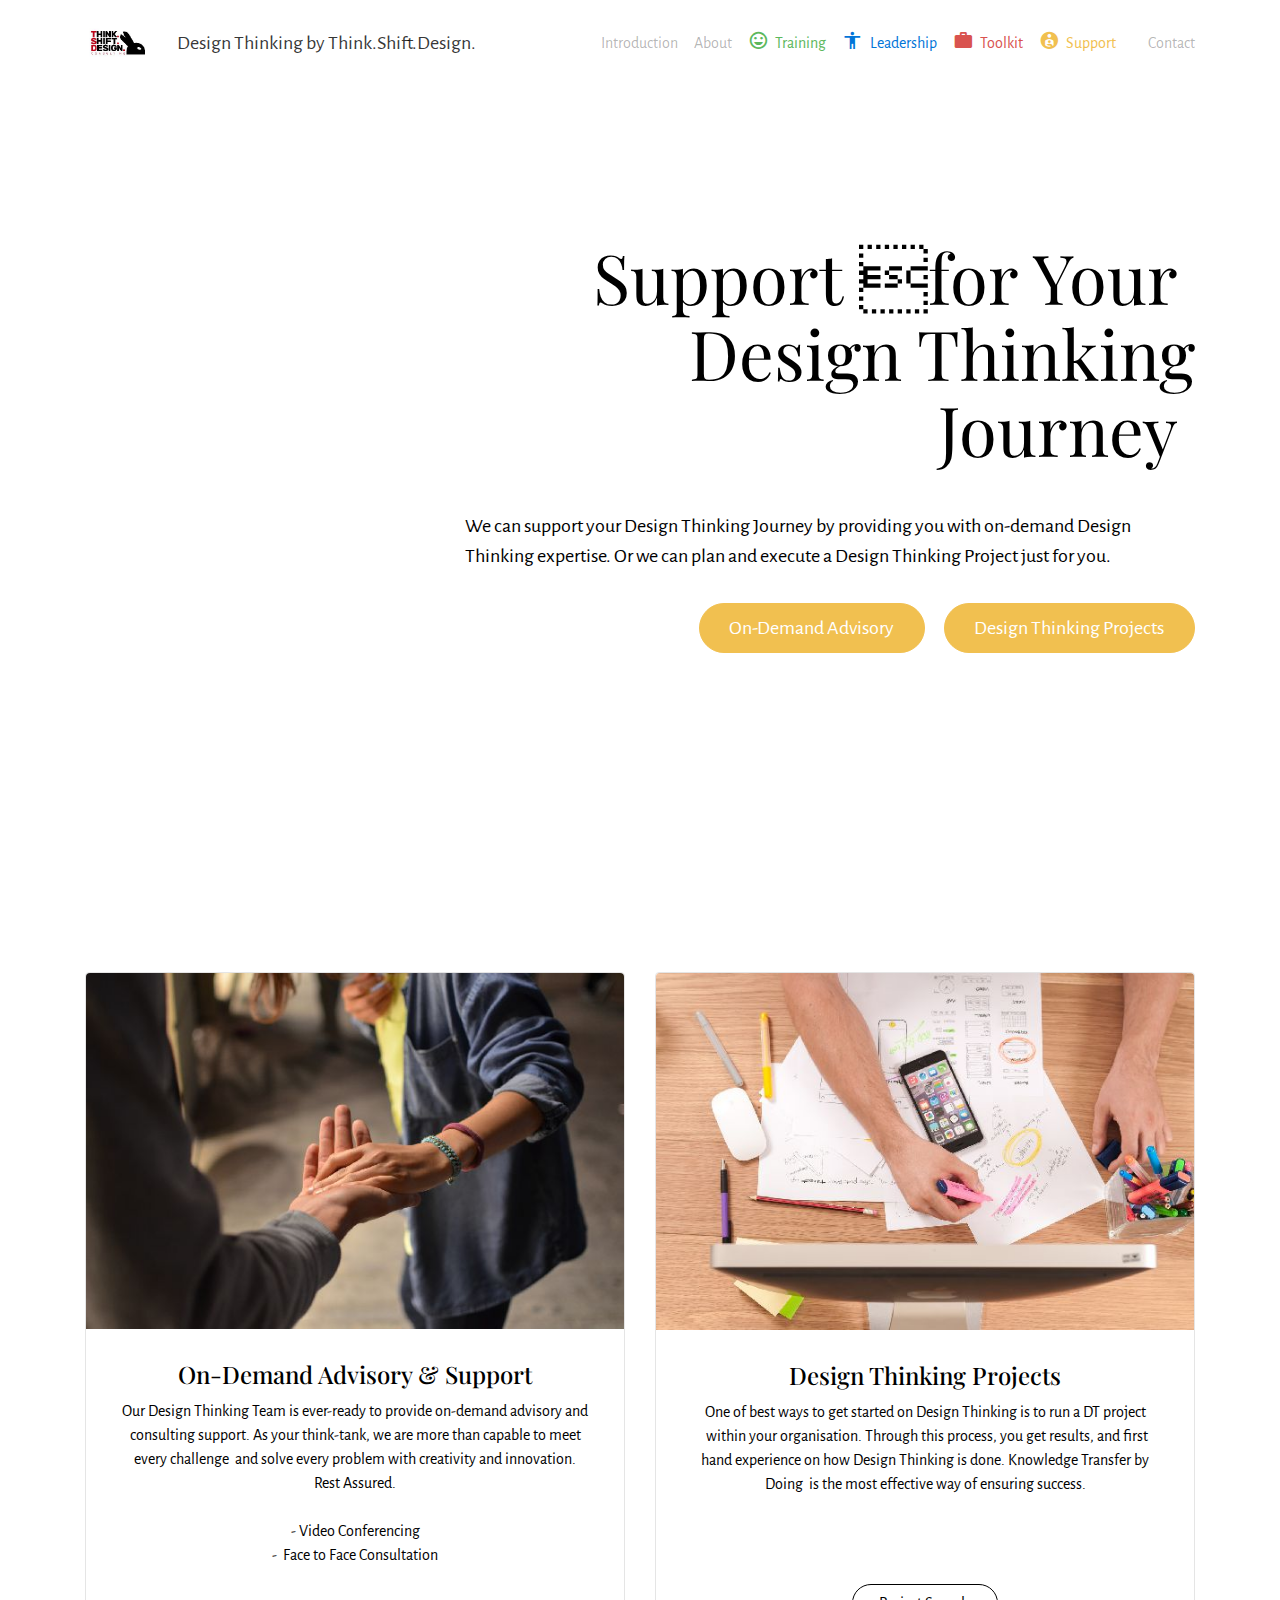
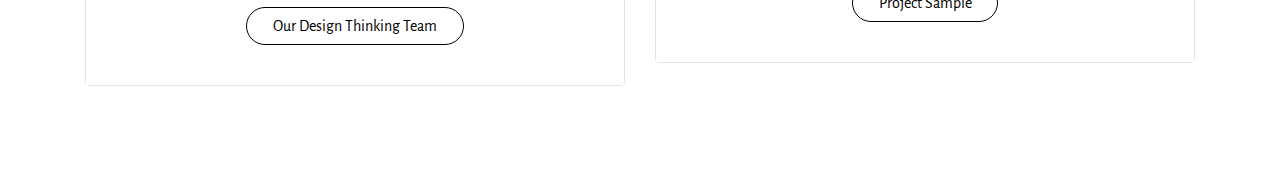
<file: support.html>
<!DOCTYPE html>
<html>
<head>
  <!-- Site made with Mobirise Website Builder v3.12.1, https://mobirise.com -->
  <meta charset="UTF-8">
  <meta http-equiv="X-UA-Compatible" content="IE=edge">
  <meta name="generator" content="Mobirise v3.12.1, mobirise.com">
  <meta name="viewport" content="width=device-width, initial-scale=1">
  <link rel="shortcut icon" href="assets/images/tsd-logo-01-whitered-236x128-18.jpg" type="image/x-icon">
  <meta name="description" content="">
  <title>Design Thinking Support</title>
  <link rel="stylesheet" href="https://fonts.googleapis.com/css?family=Playfair+Display:400,700&subset=latin,cyrillic">
  <link rel="stylesheet" href="https://fonts.googleapis.com/css?family=Alegreya+Sans:400,700&subset=latin,vietnamese,latin-ext">
  <link rel="stylesheet" href="assets/bootstrap-material-design-font/css/material.css">
  <link rel="stylesheet" href="assets/font-awesome/css/font-awesome.min.css">
  <link rel="stylesheet" href="assets/tether/tether.min.css">
  <link rel="stylesheet" href="assets/bootstrap/css/bootstrap.min.css">
  <link rel="stylesheet" href="assets/puritym/css/style.css">
  <link rel="stylesheet" href="assets/mobirise/css/mbr-additional.css" type="text/css">
  
  
  
</head>
<body>

<!-- Google Analytics -->
<script>
  (function(i,s,o,g,r,a,m){i['GoogleAnalyticsObject']=r;i[r]=i[r]||function(){
  (i[r].q=i[r].q||[]).push(arguments)},i[r].l=1*new Date();a=s.createElement(o),
  m=s.getElementsByTagName(o)[0];a.async=1;a.src=g;m.parentNode.insertBefore(a,m)
  })(window,document,'script','https://www.google-analytics.com/analytics.js','ga');

  ga('create', 'UA-85446248-4', 'auto');
  ga('send', 'pageview');

</script>
<!-- /Google Analytics -->


<nav class="navbar navbar-light mbr-navbar navbar-fixed-top" id="menu-t" style="background-color: rgb(255, 255, 255);">
    <div class="container">
        <button class="navbar-toggler pull-right hidden-md-up" type="button" data-toggle="collapse" data-target="#exCollapsingNavbar2">
            <div class="hamburger-icon"></div>
        </button>

        <div class="clearfix"></div>
        <div class="collapse navbar-toggleable-sm" id="exCollapsingNavbar2">
            <span class="navbar-logo"><a href="http://www.thinkshiftdesign.com" target="_blank"><img src="assets/images/tsd-logo-01-whitered-236x128-73.jpg" alt="Mobirise"></a></span>
            <span><a class="navbar-brand" href="index.html">Design Thinking by Think.Shift.Design.</a></span>

            

            <ul class="nav navbar-nav pull-xs-right"><li class="nav-item"><a class="nav-link" href="index.html">Introduction</a></li> <li class="nav-item"><a class="nav-link" href="about.html">About</a></li> <li class="nav-item"><a class="nav-link text-success" href="training.html"><span class="mdi-editor-insert-emoticon mbr-iconfont mbr-iconfont-btn-parent"></span>Training</a></li> <li class="nav-item"><a class="nav-link text-primary" href="leadership.html"><span class="mdi-action-accessibility mbr-iconfont mbr-iconfont-btn-parent"></span>Leadership</a></li> <li class="nav-item"><a class="nav-link text-danger" href="toolkit.html"><span class="mdi-action-work mbr-iconfont mbr-iconfont-btn-parent"></span>Toolkit</a></li> <li class="nav-item"><a class="nav-link text-warning" href="support.html"><span class="mdi-action-account-child mbr-iconfont mbr-iconfont-btn-parent"></span>Support</a></li> <li class="nav-item"><a class="nav-link text-warning" href="toolkit.html"></a></li>   <li class="nav-item"><a class="nav-link" href="index.html#form1-19">Contact</a></li></ul>
        </div>
    </div>
</nav>

<section class="mbr-section mbr-section-full mbr-after-navbar" id="header2-z" style="background-color: rgb(255, 255, 255);">
    <div class="mbr-table-cell">
        
        <div class="container">
            <div class="row">
                <div class="col-md-8 col-md-offset-4 text-xs-right">

                    <h1 class="mbr-section-title display-1">Support for Your&nbsp;<br>Design Thinking Journey&nbsp;</h1>
                    <p class="lead">We can support your Design Thinking Journey by providing you with on-demand Design Thinking expertise.&nbsp;Or we can plan and execute a Design Thinking Project just for you.<br></p>
                    <div class="mbr-buttons--left"><a class="btn btn-lg btn-warning" href="support.html#features1-18">On-Demand Advisory</a> <a class="btn btn-lg btn-warning" href="support.html#features1-18">Design Thinking Projects</a></div>
                </div>
            </div>
        </div>
        
    </div>
</section>

<section class="mbr-section mbr-section-small" id="features1-18" style="background-color: rgb(255, 255, 255); padding-top: 4.5rem; padding-bottom: 4.5rem;">
    
    <div class="container">
        <div class="row">
            <div class="col-sm-6 col-md-6">
                <div class="card cart-block">
                    <div><img src="assets/images/full-unsplash-photo-1461532257246-777de18cd58b-600x397-72.jpg" class="card-img-top"></div>
                    <div class="card-block">
                        <h4 class="card-title text-xs-center">On-Demand Advisory &amp; Support</h4>
                        <p class="card-text">Our Design Thinking Team is ever-ready to provide on-demand advisory and consulting support. As your think-tank, we are more than capable to meet every challenge &nbsp;and solve every problem with creativity and innovation. <br>Rest Assured.<br><br>- Video Conferencing<br>- &nbsp;Face to Face Consultation<br><br></p>
                        <div class="text-xs-center"><a href="about.html" class="btn btn-secondary-outline">Our Design Thinking Team</a></div>
                    </div>
                </div>
            </div>
            <div class="col-sm-6 col-md-6">
                <div class="card cart-block">
                    <div><img src="assets/images/full-unsplash-photo-1432888498266-38ffec3eaf0a-600x398-35.jpg" class="card-img-top"></div>
                    <div class="card-block">
                        <h4 class="card-title text-xs-center">Design Thinking Projects</h4>
                        <p class="card-text">One of best ways to get started on Design Thinking is to run a DT project &nbsp;within your organisation. Through this process, you get results, and first hand experience on how Design Thinking is done. Knowledge Transfer by Doing &nbsp;is the most effective way of ensuring success.<br><strong><br></strong><br><br></p>
                        <div class="text-xs-center"><a href="https://drive.google.com/open?id=0B2Mlxd1VkeqcQU54cXdFbHMzZzg" class="btn btn-secondary-outline" target="_blank">Project Sample</a></div>
                    </div>
                </div>
            </div>
            
            
        </div>
    </div>
</section>


  <script src="assets/web/assets/jquery/jquery.min.js"></script>
  <script src="assets/tether/tether.min.js"></script>
  <script src="assets/bootstrap/js/bootstrap.min.js"></script>
  <script src="assets/smooth-scroll/SmoothScroll.js"></script>
  <script src="assets/puritym/js/script.js"></script>
  
  
</body>
</html>
</file>
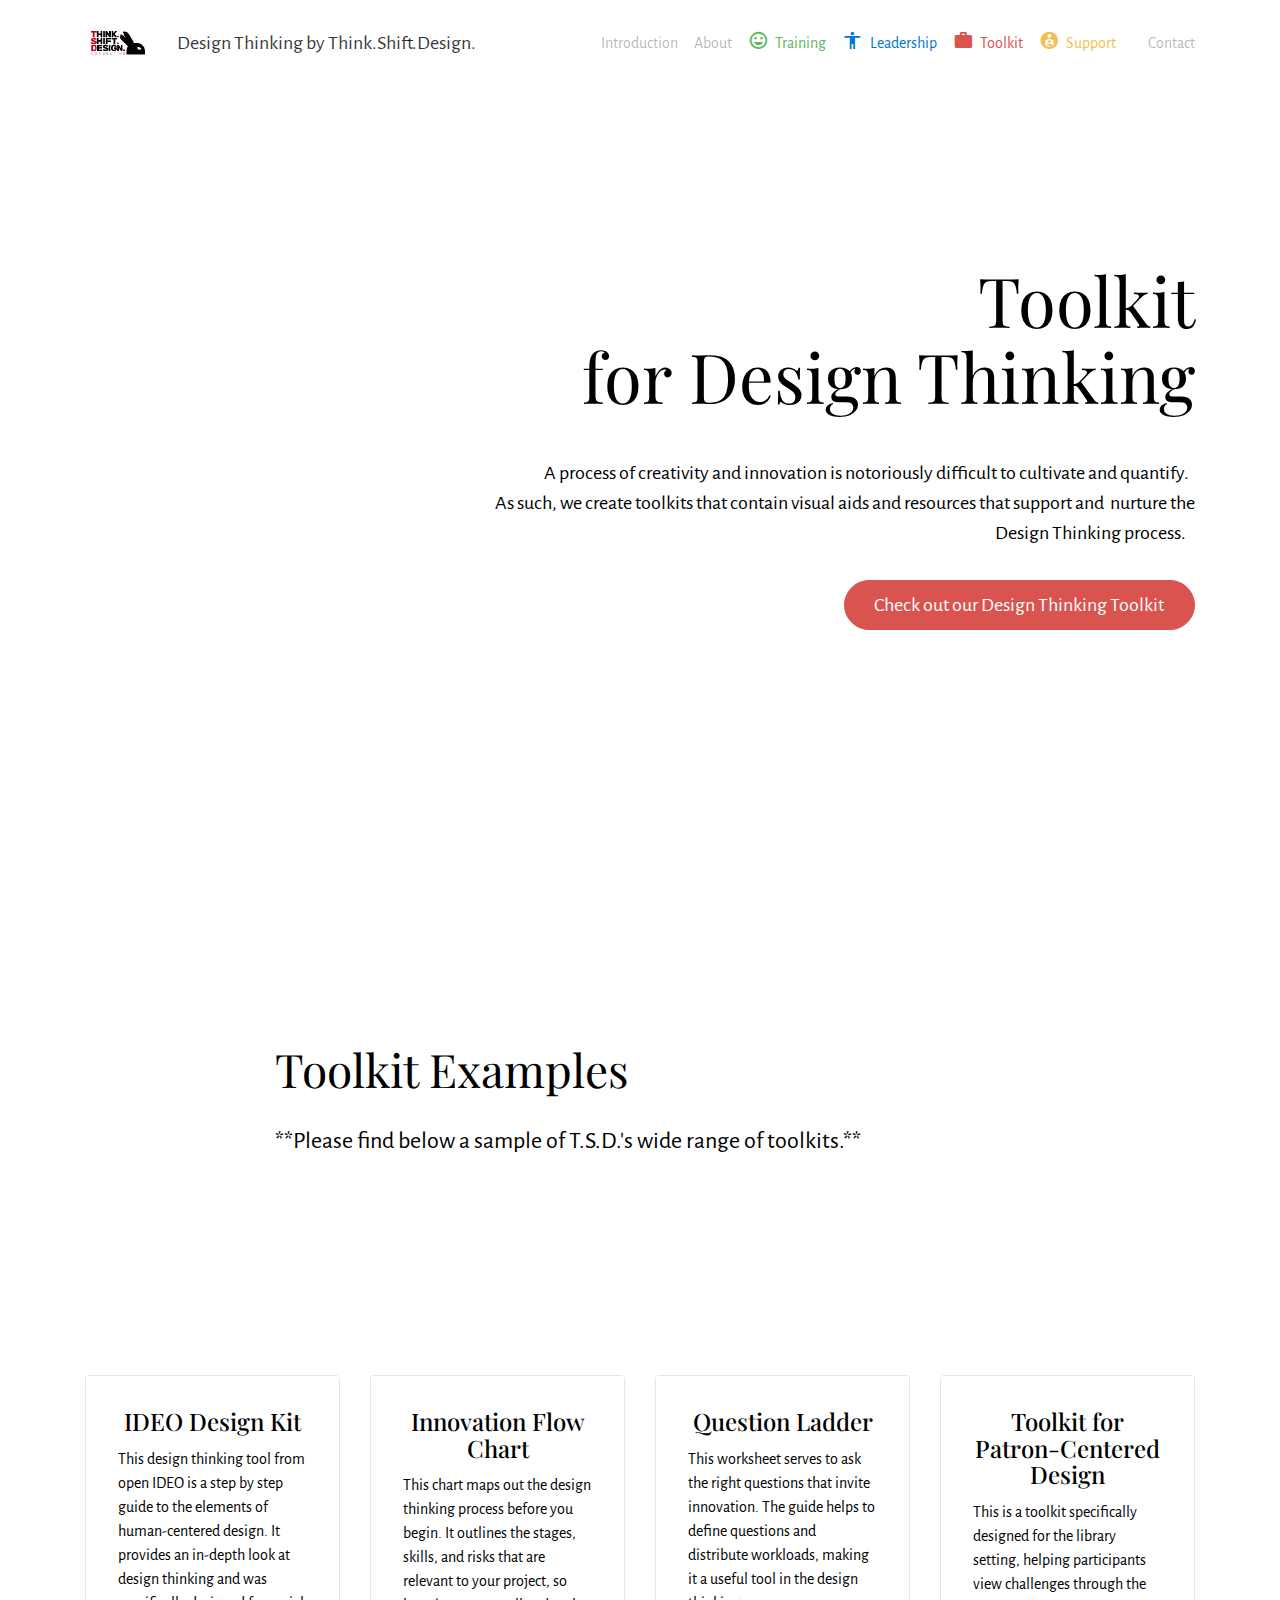
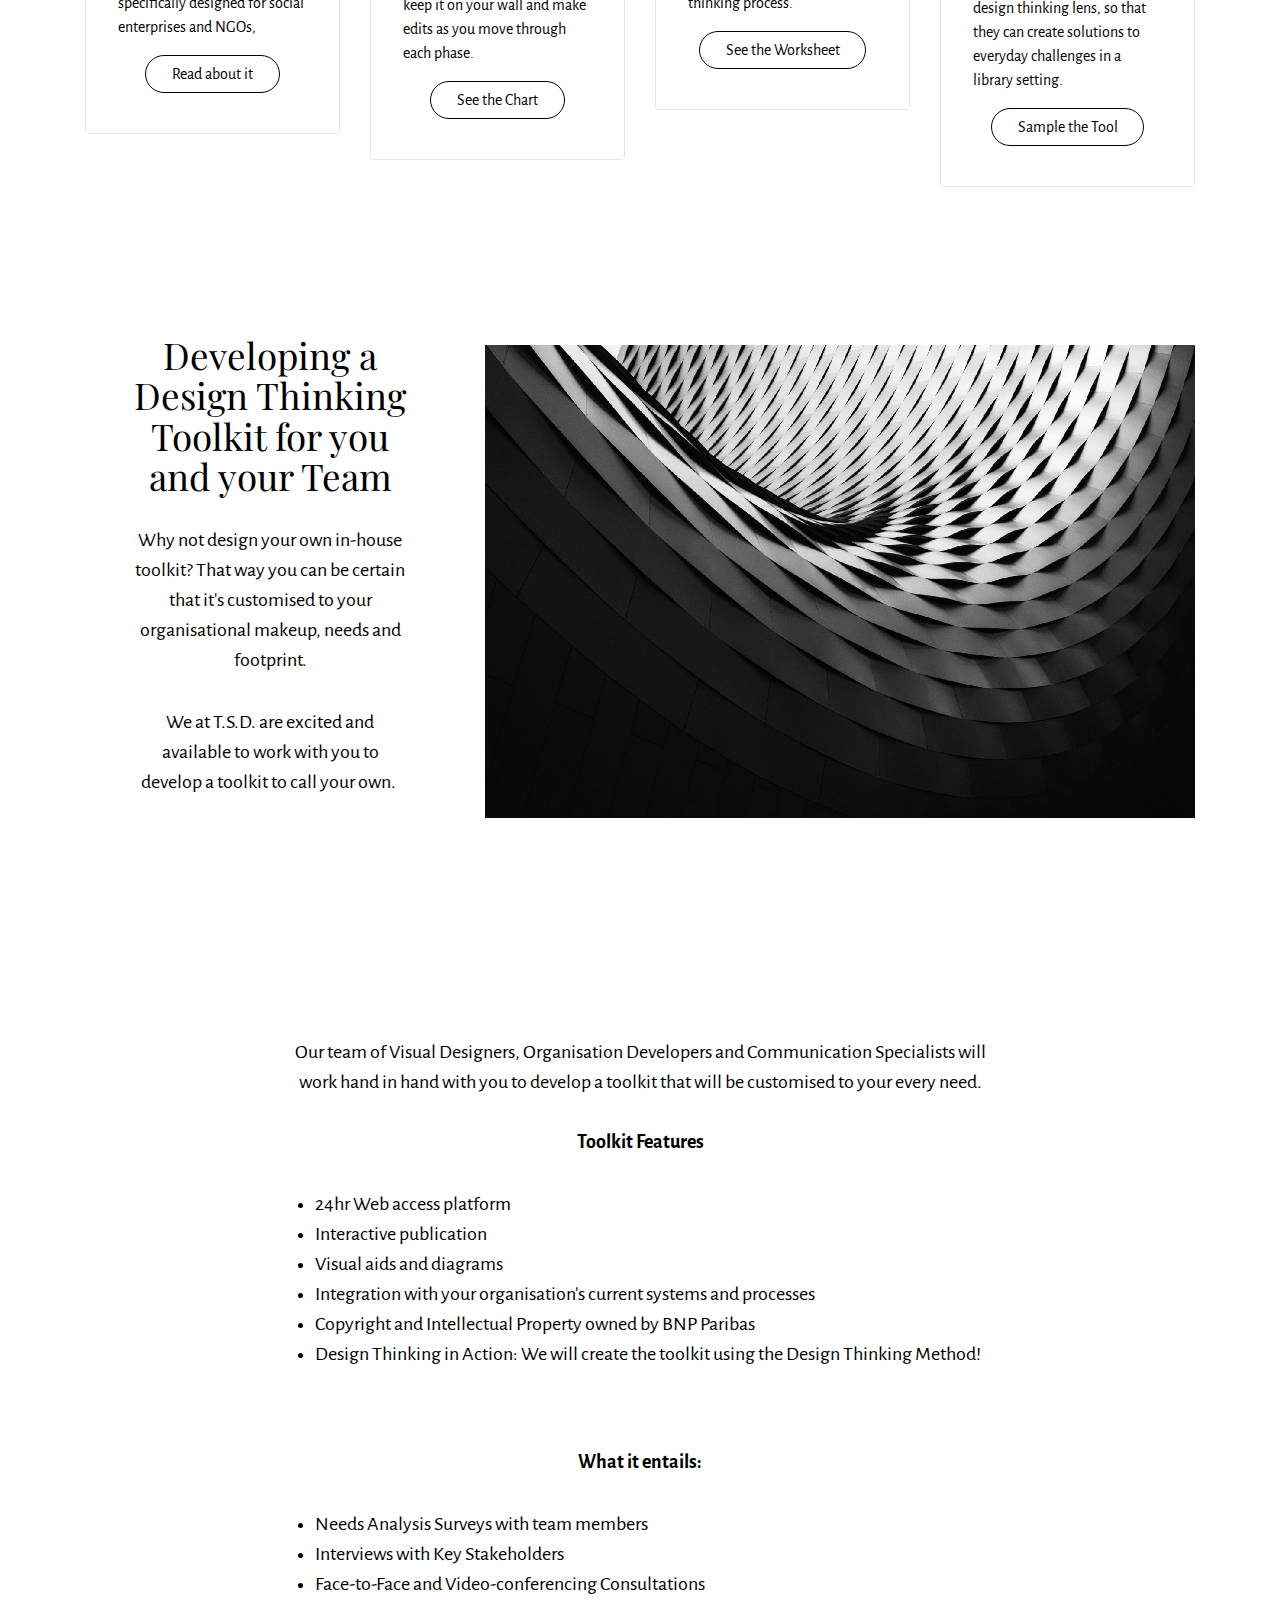
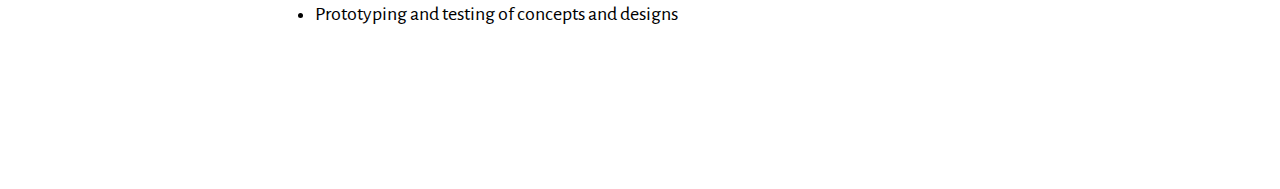
<file: toolkit.html>
<!DOCTYPE html>
<html>
<head>
  <!-- Site made with Mobirise Website Builder v3.12.1, https://mobirise.com -->
  <meta charset="UTF-8">
  <meta http-equiv="X-UA-Compatible" content="IE=edge">
  <meta name="generator" content="Mobirise v3.12.1, mobirise.com">
  <meta name="viewport" content="width=device-width, initial-scale=1">
  <link rel="shortcut icon" href="assets/images/tsd-logo-01-whitered-236x128-18.jpg" type="image/x-icon">
  <meta name="description" content="">
  <title>Design Thinking Toolkit</title>
  <link rel="stylesheet" href="https://fonts.googleapis.com/css?family=Playfair+Display:400,700&subset=latin,cyrillic">
  <link rel="stylesheet" href="https://fonts.googleapis.com/css?family=Alegreya+Sans:400,700&subset=latin,vietnamese,latin-ext">
  <link rel="stylesheet" href="assets/bootstrap-material-design-font/css/material.css">
  <link rel="stylesheet" href="assets/font-awesome/css/font-awesome.min.css">
  <link rel="stylesheet" href="assets/tether/tether.min.css">
  <link rel="stylesheet" href="assets/bootstrap/css/bootstrap.min.css">
  <link rel="stylesheet" href="assets/puritym/css/style.css">
  <link rel="stylesheet" href="assets/mobirise/css/mbr-additional.css" type="text/css">
  
  
  
</head>
<body>

<!-- Google Analytics -->
<script>
  (function(i,s,o,g,r,a,m){i['GoogleAnalyticsObject']=r;i[r]=i[r]||function(){
  (i[r].q=i[r].q||[]).push(arguments)},i[r].l=1*new Date();a=s.createElement(o),
  m=s.getElementsByTagName(o)[0];a.async=1;a.src=g;m.parentNode.insertBefore(a,m)
  })(window,document,'script','https://www.google-analytics.com/analytics.js','ga');

  ga('create', 'UA-85446248-4', 'auto');
  ga('send', 'pageview');

</script>
<!-- /Google Analytics -->


<nav class="navbar navbar-light mbr-navbar navbar-fixed-top" id="menu-j" style="background-color: rgb(255, 255, 255);">
    <div class="container">
        <button class="navbar-toggler pull-right hidden-md-up" type="button" data-toggle="collapse" data-target="#exCollapsingNavbar2">
            <div class="hamburger-icon"></div>
        </button>

        <div class="clearfix"></div>
        <div class="collapse navbar-toggleable-sm" id="exCollapsingNavbar2">
            <span class="navbar-logo"><a href="http://www.thinkshiftdesign.com" target="_blank"><img src="assets/images/tsd-logo-01-whitered-236x128-73.jpg" alt="Mobirise"></a></span>
            <span><a class="navbar-brand" href="index.html">Design Thinking by Think.Shift.Design.</a></span>

            

            <ul class="nav navbar-nav pull-xs-right"><li class="nav-item"><a class="nav-link" href="index.html">Introduction</a></li> <li class="nav-item"><a class="nav-link" href="about.html">About</a></li> <li class="nav-item"><a class="nav-link text-success" href="training.html"><span class="mdi-editor-insert-emoticon mbr-iconfont mbr-iconfont-btn-parent"></span>Training</a></li> <li class="nav-item"><a class="nav-link text-primary" href="leadership.html"><span class="mdi-action-accessibility mbr-iconfont mbr-iconfont-btn-parent"></span>Leadership</a></li> <li class="nav-item"><a class="nav-link text-danger" href="toolkit.html"><span class="mdi-action-work mbr-iconfont mbr-iconfont-btn-parent"></span>Toolkit</a></li> <li class="nav-item"><a class="nav-link text-warning" href="support.html"><span class="mdi-action-account-child mbr-iconfont mbr-iconfont-btn-parent"></span>Support</a></li> <li class="nav-item"><a class="nav-link text-warning" href="toolkit.html"></a></li>   <li class="nav-item"><a class="nav-link" href="index.html#form1-19">Contact</a></li></ul>
        </div>
    </div>
</nav>

<section class="mbr-section mbr-section-full mbr-after-navbar" id="header2-k" style="background-color: rgb(255, 255, 255);">
    <div class="mbr-table-cell">
        
        <div class="container">
            <div class="row">
                <div class="col-md-8 col-md-offset-4 text-xs-right">

                    <h1 class="mbr-section-title display-1">Toolkit <br>for Design Thinking</h1>
                    <p class="lead">A process of creativity and innovation is notoriously difficult to cultivate and quantify. &nbsp;<br>As such, we create toolkits that contain visual aids and resources that support and &nbsp;nurture the Design Thinking process. &nbsp;&nbsp;</p>
                    <div class="mbr-buttons--left"><a class="btn btn-lg btn-danger" href="toolkit.html#content1-r">Check out our Design Thinking Toolkit</a></div>
                </div>
            </div>
        </div>
        
    </div>
</section>

<section class="mbr-section mbr-section__container mbr-section__container--isolated" id="header3-1d">
    <div class="container">
        <div class="row">
            <div class="col-md-8 col-md-offset-2">
                <h3 class="mbr-section-title display-4">Toolkit Examples</h3>
                <small>**Please find below a sample of T.S.D.'s wide range of toolkits.**</small>
            </div>
        </div>
    </div>
</section>

<section class="mbr-section mbr-section-small" id="features1-o" style="background-color: rgb(255, 255, 255); padding-top: 4.5rem; padding-bottom: 4.5rem;">
    
    <div class="container">
        <div class="row">
            <div class="col-sm-6 col-md-3">
                <div class="card cart-block">
                    
                    <div class="card-block">
                        <h4 class="card-title text-xs-center">IDEO Design Kit</h4>
                        <p class="card-text">This design thinking tool from open IDEO is a step by step guide to the elements of human-centered design. It provides an in-depth look at design thinking and was specifically designed for social enterprises and NGOs,</p>
                        <div class="text-xs-center"><a href="https://www.ideo.com/post/design-kit" class="btn btn-secondary-outline" target="_blank">Read about it<br></a></div>
                    </div>
                </div>
            </div>
            <div class="col-sm-6 col-md-3">
                <div class="card cart-block">
                    
                    <div class="card-block">
                        <h4 class="card-title text-xs-center">Innovation Flow Chart</h4>
                        <p class="card-text">This chart maps out the design thinking process before you begin. It outlines the stages, skills, and risks that are relevant to your project, so keep it on your wall and make edits as you move through each phase.</p>
                        <div class="text-xs-center"><a href="http://diytoolkit.org/tools/innovation-flowchart-2/" class="btn btn-secondary-outline" target="_blank">See the Chart</a></div>
                    </div>
                </div>
            </div>
            <div class="col-sm-6 col-md-3">
                <div class="card cart-block">
                    
                    <div class="card-block">
                        <h4 class="card-title text-xs-center">Question Ladder</h4>
                        <p class="card-text">This worksheet serves to ask the right questions that invite innovation. The guide helps to define questions and distribute workloads, making it a useful tool in the design thinking process.</p>
                        <div class="text-xs-center"><a href="http://diytoolkit.org/tools/question-ladder/" class="btn btn-secondary-outline" target="_blank">See the Worksheet</a></div>
                    </div>
                </div>
            </div>
            <div class="col-sm-6 col-md-3">
                <div class="card cart-block">
                    
                    <div class="card-block">
                        <h4 class="card-title text-xs-center">Toolkit for Patron-Centered Design</h4>
                        <p class="card-text">This is a toolkit specifically designed for the library setting, helping participants view challenges through the design thinking lens, so that they can create solutions to everyday challenges in a library setting.</p>
                        <div class="text-xs-center"><a href="http://designthinkingforlibraries.com/" class="btn btn-secondary-outline" target="_blank">Sample the Tool</a></div>
                    </div>
                </div>
            </div>
        </div>
    </div>
</section>

<section class="mbr-section mbr-section-nopadding" id="msg-box4-q" style="background-color: rgb(255, 255, 255); padding-top: 0rem; padding-bottom: 0rem;">
    
    <div class="container">
        <div class="row">
            
            <div class="col-xs-12 col-lg-3 mbr-inner-padding text-xs-center mbr-table-cell-lg">
                <h3 class="mbr-section-title display-4">Developing a Design Thinking Toolkit for you and your Team</h3>
                
                <div class="lead"><p><span style="font-size: 1.25rem; line-height: 1.5;">Why not design your own in-house toolkit? That way you can be certain that it's customised to your organisational makeup, needs and footprint. </span></p><p><span style="font-size: 1.25rem; line-height: 1.5;">We at T.S.D. are excited and available to work with you to develop a toolkit to call your own.&nbsp;</span></p></div>
                
            </div>
            <div class="col-xs-12 col-lg-9 mbr-table-cell-lg image-size" style="width: 50%;">
                <div class="mbr-figure"><img src="assets/images/full-unsplash-photo-1442406964439-e46ab8eff7c4-1400x933-20.jpg"></div>
            </div>
        </div>
    </div>
</section>

<section class="mbr-section mbr-section__container mbr-section__container--isolated" id="content1-r">
    <div class="container">
        <div class="row">
            <div class="col-md-8 col-md-offset-2 lead"><p>Our team of Visual Designers, Organisation Developers and Communication Specialists will work hand in hand with you to develop a toolkit that will be customised to your every need.<br><br><strong>Toolkit Features</strong></p><ul><li>24hr Web access platform</li><li>Interactive publication&nbsp;</li><li>Visual aids and diagrams</li><li>Integration with your organisation's current systems and processes</li><li>Copyright and Intellectual Property owned by BNP Paribas</li><li>Design Thinking in Action: We will create the toolkit using the Design Thinking Method!</li></ul><p><br></p><p><strong>What it entails:</strong></p><ul><li>Needs Analysis Surveys with team members</li><li>Interviews with Key Stakeholders</li><li>Face-to-Face and Video-conferencing Consultations</li><li>Prototyping and testing of concepts and designs</li></ul></div>
        </div>
    </div>
</section>


  <script src="assets/web/assets/jquery/jquery.min.js"></script>
  <script src="assets/tether/tether.min.js"></script>
  <script src="assets/bootstrap/js/bootstrap.min.js"></script>
  <script src="assets/smooth-scroll/SmoothScroll.js"></script>
  <script src="assets/puritym/js/script.js"></script>
  
  
</body>
</html>
</file>
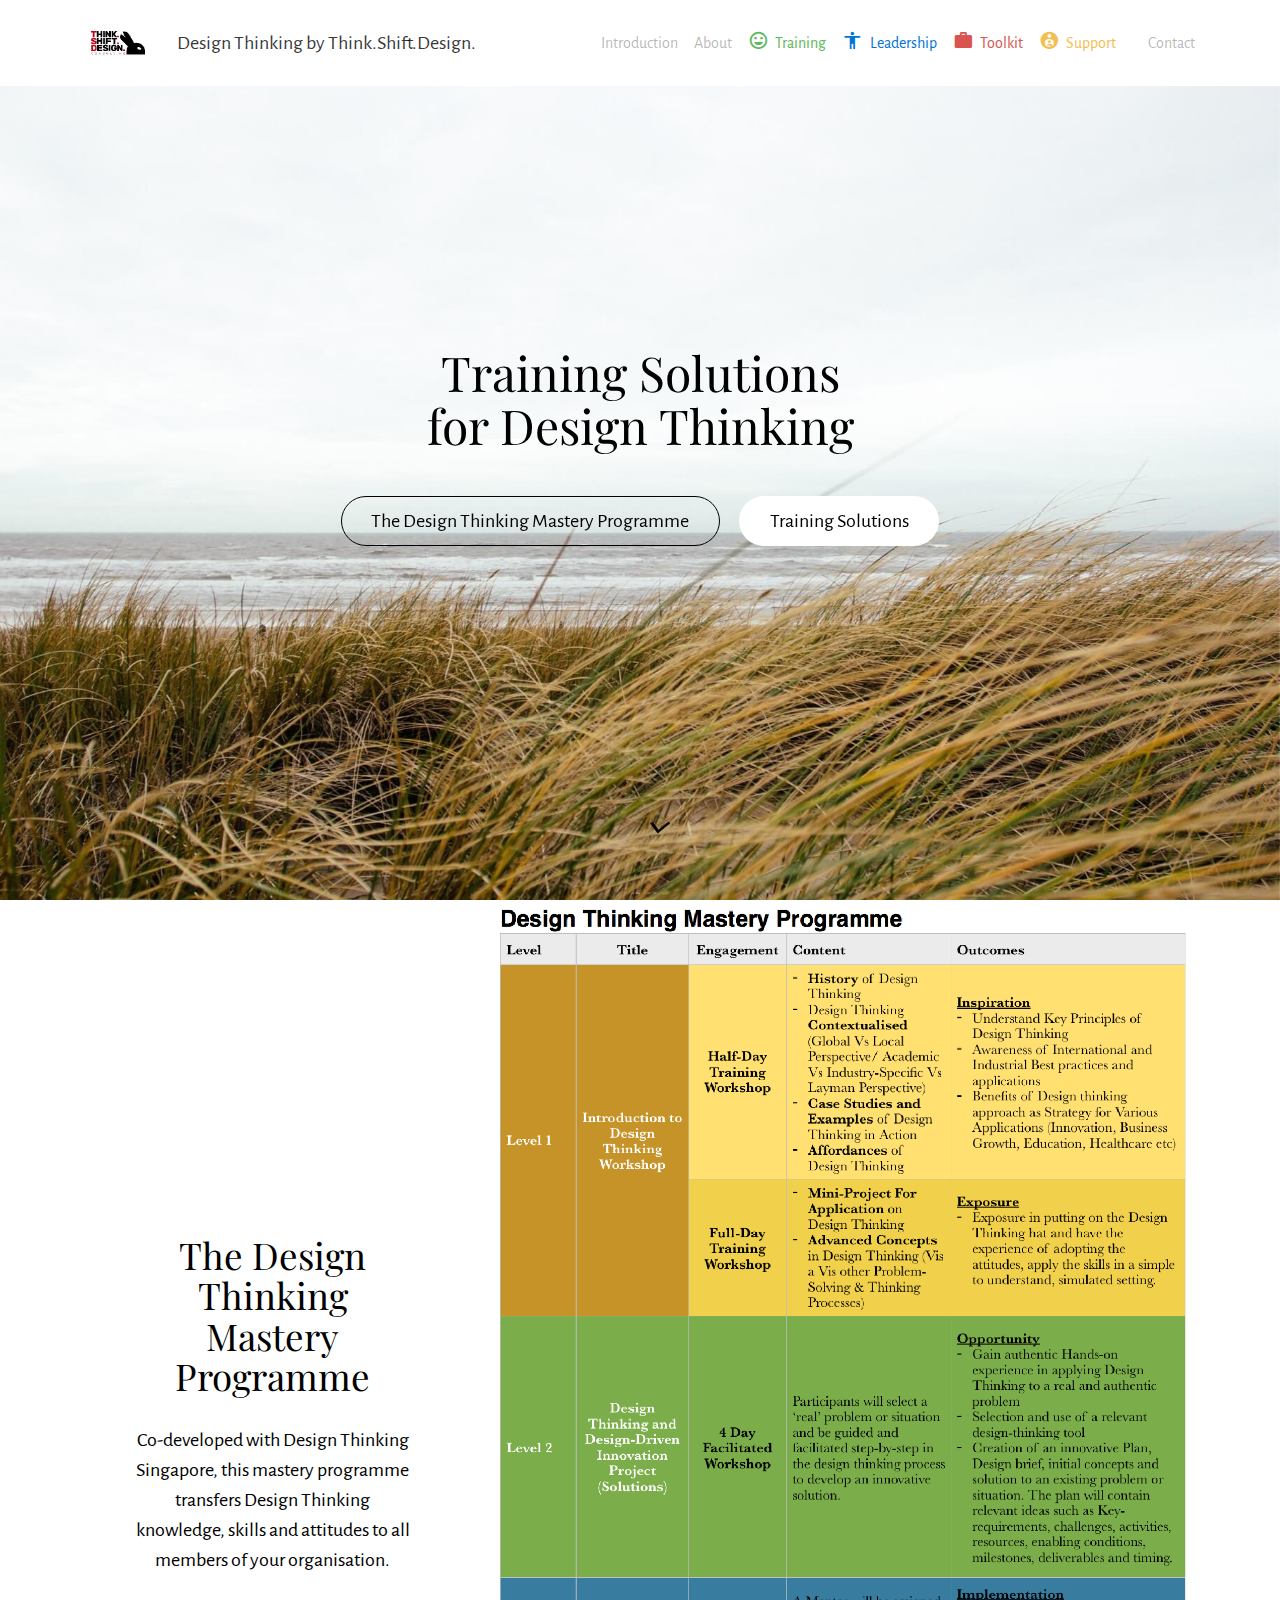
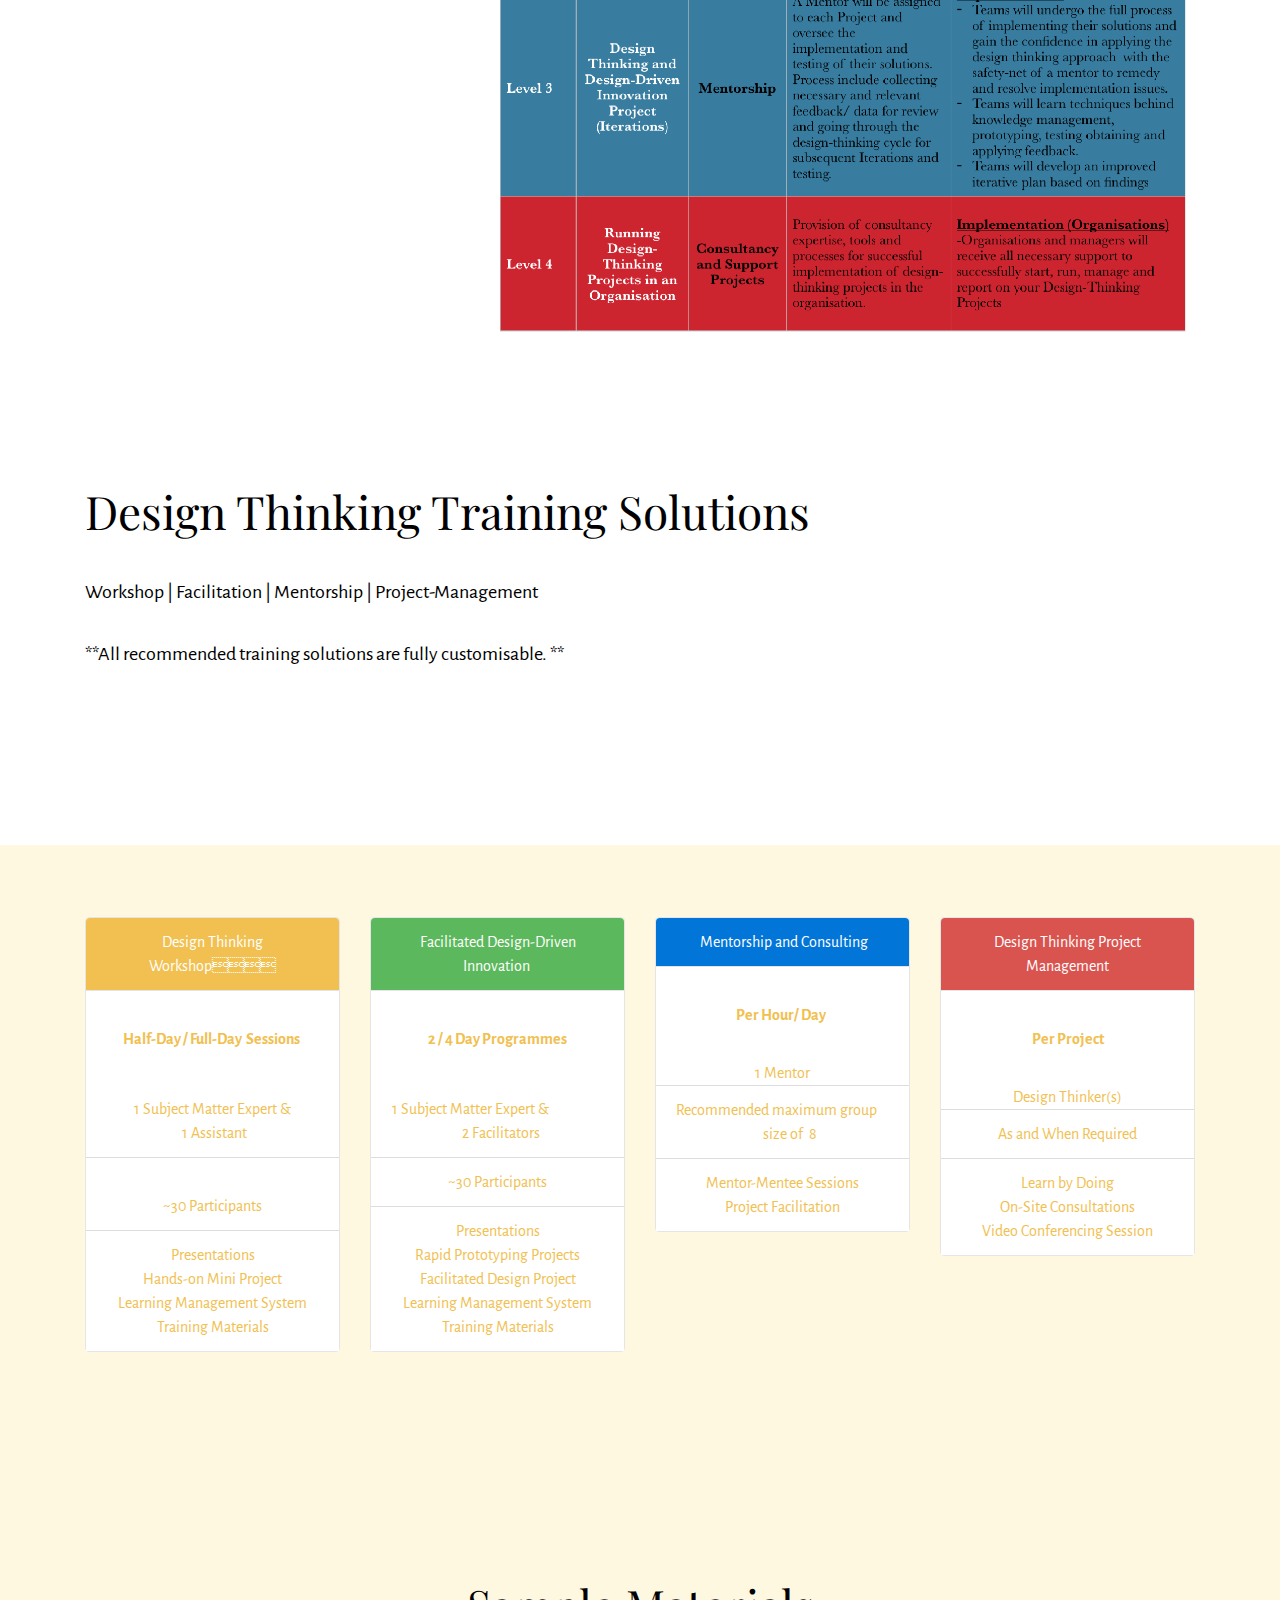
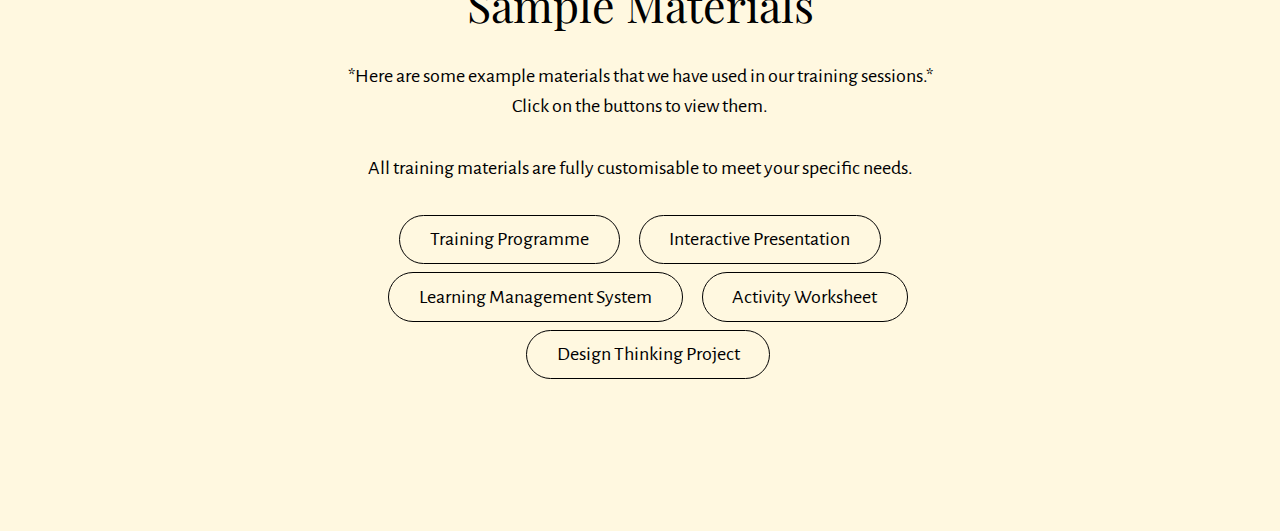
<file: training.html>
<!DOCTYPE html>
<html>
<head>
  <!-- Site made with Mobirise Website Builder v3.12.1, https://mobirise.com -->
  <meta charset="UTF-8">
  <meta http-equiv="X-UA-Compatible" content="IE=edge">
  <meta name="generator" content="Mobirise v3.12.1, mobirise.com">
  <meta name="viewport" content="width=device-width, initial-scale=1">
  <link rel="shortcut icon" href="assets/images/tsd-logo-01-whitered-236x128-18.jpg" type="image/x-icon">
  <meta name="description" content="">
  <title>Design Thinking Training Solutions by TSD</title>
  <link rel="stylesheet" href="https://fonts.googleapis.com/css?family=Playfair+Display:400,700&subset=latin,cyrillic">
  <link rel="stylesheet" href="https://fonts.googleapis.com/css?family=Alegreya+Sans:400,700&subset=latin,vietnamese,latin-ext">
  <link rel="stylesheet" href="assets/bootstrap-material-design-font/css/material.css">
  <link rel="stylesheet" href="assets/font-awesome/css/font-awesome.min.css">
  <link rel="stylesheet" href="assets/tether/tether.min.css">
  <link rel="stylesheet" href="assets/bootstrap/css/bootstrap.min.css">
  <link rel="stylesheet" href="assets/puritym/css/style.css">
  <link rel="stylesheet" href="assets/mobirise/css/mbr-additional.css" type="text/css">
  
  
  
</head>
<body>

<!-- Google Analytics -->
<script>
  (function(i,s,o,g,r,a,m){i['GoogleAnalyticsObject']=r;i[r]=i[r]||function(){
  (i[r].q=i[r].q||[]).push(arguments)},i[r].l=1*new Date();a=s.createElement(o),
  m=s.getElementsByTagName(o)[0];a.async=1;a.src=g;m.parentNode.insertBefore(a,m)
  })(window,document,'script','https://www.google-analytics.com/analytics.js','ga');

  ga('create', 'UA-85446248-4', 'auto');
  ga('send', 'pageview');

</script>
<!-- /Google Analytics -->


<nav class="navbar navbar-light mbr-navbar navbar-fixed-top" id="menu-7" style="background-color: rgb(255, 255, 255);">
    <div class="container">
        <button class="navbar-toggler pull-right hidden-md-up" type="button" data-toggle="collapse" data-target="#exCollapsingNavbar2">
            <div class="hamburger-icon"></div>
        </button>

        <div class="clearfix"></div>
        <div class="collapse navbar-toggleable-sm" id="exCollapsingNavbar2">
            <span class="navbar-logo"><a href="http://www.thinkshiftdesign.com" target="_blank"><img src="assets/images/tsd-logo-01-whitered-236x128-73.jpg" alt="Mobirise"></a></span>
            <span><a class="navbar-brand" href="index.html">Design Thinking by Think.Shift.Design.</a></span>

            

            <ul class="nav navbar-nav pull-xs-right"><li class="nav-item"><a class="nav-link" href="index.html">Introduction</a></li> <li class="nav-item"><a class="nav-link" href="about.html">About</a></li> <li class="nav-item"><a class="nav-link text-success" href="training.html"><span class="mdi-editor-insert-emoticon mbr-iconfont mbr-iconfont-btn-parent"></span>Training</a></li> <li class="nav-item"><a class="nav-link text-primary" href="leadership.html"><span class="mdi-action-accessibility mbr-iconfont mbr-iconfont-btn-parent"></span>Leadership</a></li> <li class="nav-item"><a class="nav-link text-danger" href="toolkit.html"><span class="mdi-action-work mbr-iconfont mbr-iconfont-btn-parent"></span>Toolkit</a></li> <li class="nav-item"><a class="nav-link text-warning" href="support.html"><span class="mdi-action-account-child mbr-iconfont mbr-iconfont-btn-parent"></span>Support</a></li> <li class="nav-item"><a class="nav-link text-warning" href="toolkit.html"></a></li>   <li class="nav-item"><a class="nav-link" href="index.html#form1-19">Contact</a></li></ul>
        </div>
    </div>
</nav>

<section class="mbr-section mbr-section-full mbr-parallax-background mbr-after-navbar" id="header1-8" style="background-image: url(assets/images/photo-1.jpg);">
    <div class="mbr-table-cell">
        
        <div class="container">
            <div class="row">
                <div class="col-md-8 col-md-offset-2 text-xs-center">

                    <h1 class="mbr-section-title display-1">Training Solutions<br>for Design Thinking</h1>
                    
                    <div class="mbr-buttons--center"><a class="btn btn-lg btn-secondary-outline" href="training.html#msg-box4-a">The Design Thinking Mastery Programme</a> <a class="btn btn-lg btn-white" href="training.html#pricing-table1-12">Training Solutions</a></div>
                </div>
            </div>
        </div>
        <a class="mbr-arrow" href="#msg-box4-a"><i class="fa fa-angle-down"></i></a>
    </div>
</section>

<section class="mbr-section mbr-section-nopadding" id="msg-box4-a" style="background-color: rgb(255, 255, 255); padding-top: 0rem; padding-bottom: 0rem;">
    
    <div class="container">
        <div class="row">
            
            <div class="col-xs-12 col-lg-3 mbr-inner-padding text-xs-center mbr-table-cell-lg">
                <h3 class="mbr-section-title display-4">The Design Thinking Mastery Programme</h3>
                
                <div class="lead"><p>Co-developed with Design Thinking Singapore, this mastery programme transfers Design Thinking knowledge, skills and attitudes to all members of your organisation.</p></div>
                
            </div>
            <div class="col-xs-12 col-lg-9 mbr-table-cell-lg image-size" style="width: 50%;">
                <div class="mbr-figure"><img src="assets/images/design-thinking-mastery-programme-1400x2070-22.png"></div>
            </div>
        </div>
    </div>
</section>

<section class="mbr-section col-undefined" id="content5-1g" style="background-color: rgb(255, 255, 255); padding-top: 9rem; padding-bottom: 9rem;">
    
    <div class="container">
        <h3 class="mbr-section-title display-2">Design Thinking Training Solutions</h3>
        <div class="lead"><p>Workshop | Facilitation | Mentorship | Project-Management</p><p>**All recommended training solutions are fully customisable. **</p></div>
    </div>
</section>

<section class="mbr-section mbr-section-small" id="pricing-table1-12" style="background-color: rgb(255, 248, 224); padding-top: 4.5rem; padding-bottom: 4.5rem;">
    

    <div class="container">
        <div class="row">
            <div class="col-xs-12 col-sm-6 col-md-3">
                <div class="card text-xs-center">
                    <div class="card-header bg-warning">Design Thinking Workshop</div>
                    <div class="card-block lead">
                        <span></span><span></span> <small><strong>Half-Day / Full-Day &nbsp;Sessions&nbsp;</strong><br></small>
                    </div>
                    <div><ul class="list-group list-group-flush"><li class="list-group-item">1 Subject Matter Expert &amp;<br>&nbsp;1 Assistant</li><li class="list-group-item"><span style="font-size: 1rem; line-height: 1.5;"><br>~30 Participants</span></li><li class="list-group-item">Presentations<br><span style="font-size: 1rem; line-height: 1.5;">Hands-on Mini Project<br></span><span style="font-size: 1rem; line-height: 1.5;">Learning Management System<br></span><span style="font-size: 1rem; line-height: 1.5;">Training Materials</span></li></ul></div>
                    
                </div>
            </div>
            <div class="col-xs-12 col-sm-6 col-md-3">
                <div class="card text-xs-center">
                    <div class="card-header bg-success">Facilitated Design-Driven Innovation&nbsp;</div>
                    <div class="card-block lead">
                        <span></span><span></span> <small><strong>2 / 4 Day Programmes<br></strong></small>
                    </div>
                    <div><ul class="list-group list-group-flush"><li class="list-group-item">1 Subject Matter Expert &amp; &nbsp; &nbsp; &nbsp; &nbsp; &nbsp; &nbsp; &nbsp; &nbsp; &nbsp; &nbsp; <span style="font-size: 1rem; line-height: 1.5;">2 Facilitators</span></li><li class="list-group-item">~30 Participants</li><li class="list-group-item">Presentations<br><span style="font-size: 1rem; line-height: 1.5;">Rapid Prototyping Projects<br></span><span style="font-size: 1rem; line-height: 1.5;">Facilitated Design Project<br></span><span style="font-size: 1rem; line-height: 1.5;">Learning Management System<br></span><span style="font-size: 1rem; line-height: 1.5;">Training Materials</span></li></ul></div>
                    
                </div>
            </div>
            <div class="col-xs-12 col-sm-6 col-md-3">
                <div class="card text-xs-center">
                    <div class="card-header bg-primary">&nbsp;Mentorship and Consulting</div>
                    <div class="card-block lead">
                        <span></span><span></span> <small><strong>Per Hour/ Day &nbsp;</strong></small>
                    </div>
                    <div><ul class="list-group list-group-flush">1 Mentor<br><li class="list-group-item">Recommended maximum group &nbsp; &nbsp; &nbsp; &nbsp; &nbsp;<span style="font-size: 1rem; line-height: 1.5;">size of &nbsp;8</span></li><li class="list-group-item">Mentor-Mentee Sessions<br>Project Facilitation</li></ul></div>
                    
                </div>
            </div>
            <div class="col-xs-12 col-sm-6 col-md-3">
                <div class="card text-xs-center">
                    <div class="card-header bg-danger">Design Thinking Project Management</div>
                    <div class="card-block lead">
                        <span></span><span></span> <small><strong>Per Project</strong><br></small>
                    </div>
                    <div><ul class="list-group list-group-flush">Design Thinker(s)<br><li class="list-group-item">As and When Required<br></li><li class="list-group-item"><span style="font-size: 1rem; line-height: 1.5;">Learn by Doing<br>On-Site Consultations</span><br>Video Conferencing Session<br></li></ul></div>
                    
                </div>
            </div>
        </div>
    </div>
</section>

<section class="mbr-section" id="msg-box3-11" style="background-color: rgb(255, 248, 224); padding-top: 9rem; padding-bottom: 9rem;">
    
    <div class="container">
        <div class="row text-xs-center">
            <div class="col-sm-8 col-sm-offset-2">
                <h2 class="mbr-section-title display-3">Sample Materials</h2>
                

                <div class="lead"><p>*Here are some example materials that we have used in our training sessions.*<br><span style="font-size: 1.25rem; line-height: 1.5;">Click on the buttons to view them.</span></p><p>All training materials are fully customisable to meet your specific needs.</p></div>
                <div><a class="btn btn-lg btn-secondary-outline" href="https://drive.google.com/open?id=0B2Mlxd1VkeqcNW5MeTl2OVZlcjg" target="_blank">Training Programme</a> <a class="btn btn-lg btn-secondary-outline" href="https://www.icloud.com/keynote/0oTPe4kZABIIdxRJQzT1CeKeg#Design_Thinking_-_An_Abridged_Introduction" target="_blank">Interactive Presentation</a> <a class="btn btn-lg btn-secondary-outline" href="https://sites.google.com/site/samplelmscms/home" target="_blank">Learning Management System</a> <a class="btn btn-lg btn-secondary-outline" href="https://drive.google.com/open?id=0B2Mlxd1VkeqcMmZmaE10Z0loSXc" target="_blank">Activity Worksheet</a> <a class="btn btn-lg btn-secondary-outline" href="https://drive.google.com/open?id=0B2Mlxd1VkeqcQU54cXdFbHMzZzg" target="_blank">Design Thinking Project</a> </div>
            </div>
        </div>
    </div>
</section>


  <script src="assets/web/assets/jquery/jquery.min.js"></script>
  <script src="assets/tether/tether.min.js"></script>
  <script src="assets/bootstrap/js/bootstrap.min.js"></script>
  <script src="assets/smooth-scroll/SmoothScroll.js"></script>
  <script src="assets/jarallax/jarallax.js"></script>
  <script src="assets/puritym/js/script.js"></script>
  
  
</body>
</html>
</file>
<file: assets/bootstrap-material-design-font/css/material.css>
@font-face {
  font-family: 'Material-Design-Icons';
  src: url('../fonts/Material-Design-Icons.eot?3ocs8m');
  src: url('../fonts/Material-Design-Icons.eot?#iefix3ocs8m') format('embedded-opentype'), url('../fonts/Material-Design-Icons.woff?3ocs8m') format('woff'), url('../fonts/Material-Design-Icons.ttf?3ocs8m') format('truetype'), url('../fonts/Material-Design-Icons.svg?3ocs8m#Material-Design-Icons') format('svg');
  font-weight: normal;
  font-style: normal;
}
[class^="mdi-"],
[class*="mdi-"] {
  speak: none;
  display: inline-block;
  font-style: normal;
  font-variant:normal;
  font-weight:normal;
/*  font-size:24px;*/
  line-height:1;
  font-family:'Material-Design-Icons' !important;
  text-rendering: auto;
  
  -webkit-font-smoothing: antialiased;
  -moz-osx-font-smoothing: grayscale;
  -webkit-transform: translate(0, 0);
      -ms-transform: translate(0, 0);
          transform: translate(0, 0);
}
[class^="mdi-"]:before,
[class*="mdi-"]:before {
  display: inline-block;
  speak: none;
  text-decoration: inherit;
}
[class^="mdi-"].pull-left,
[class*="mdi-"].pull-left {
  margin-right: .3em;
}
[class^="mdi-"].pull-right,
[class*="mdi-"].pull-right {
  margin-left: .3em;
}
[class^="mdi-"].mdi-lg:before,
[class*="mdi-"].mdi-lg:before,
[class^="mdi-"].mdi-lg:after,
[class*="mdi-"].mdi-lg:after {
  font-size: 1.33333333em;
  line-height: 0.75em;
  vertical-align: -15%;
}
[class^="mdi-"].mdi-2x:before,
[class*="mdi-"].mdi-2x:before,
[class^="mdi-"].mdi-2x:after,
[class*="mdi-"].mdi-2x:after {
  font-size: 2em;
}
[class^="mdi-"].mdi-3x:before,
[class*="mdi-"].mdi-3x:before,
[class^="mdi-"].mdi-3x:after,
[class*="mdi-"].mdi-3x:after {
  font-size: 3em;
}
[class^="mdi-"].mdi-4x:before,
[class*="mdi-"].mdi-4x:before,
[class^="mdi-"].mdi-4x:after,
[class*="mdi-"].mdi-4x:after {
  font-size: 4em;
}
[class^="mdi-"].mdi-5x:before,
[class*="mdi-"].mdi-5x:before,
[class^="mdi-"].mdi-5x:after,
[class*="mdi-"].mdi-5x:after {
  font-size: 5em;
}
[class^="mdi-device-signal-cellular-"]:after,
[class^="mdi-device-battery-"]:after,
[class^="mdi-device-battery-charging-"]:after,
[class^="mdi-device-signal-cellular-connected-no-internet-"]:after,
[class^="mdi-device-signal-wifi-"]:after,
[class^="mdi-device-signal-wifi-statusbar-not-connected"]:after,
.mdi-device-network-wifi:after {
  opacity: .3;
  position: absolute;
  left: 0;
  top: 0;
  z-index: 1;
  display: inline-block;
  speak: none;
  text-decoration: inherit;
}
[class^="mdi-device-signal-cellular-"]:after {
  content: "\e758";
}
[class^="mdi-device-battery-"]:after {
  content: "\e735";
}
[class^="mdi-device-battery-charging-"]:after {
  content: "\e733";
}
[class^="mdi-device-signal-cellular-connected-no-internet-"]:after {
  content: "\e75d";
}
[class^="mdi-device-signal-wifi-"]:after,
.mdi-device-network-wifi:after {
  content: "\e765";
}
[class^="mdi-device-signal-wifi-statusbasr-not-connected"]:after {
  content: "\e8f7";
}
.mdi-device-signal-cellular-off:after,
.mdi-device-signal-cellular-null:after,
.mdi-device-signal-cellular-no-sim:after,
.mdi-device-signal-wifi-off:after,
.mdi-device-signal-wifi-4-bar:after,
.mdi-device-signal-cellular-4-bar:after,
.mdi-device-battery-alert:after,
.mdi-device-signal-cellular-connected-no-internet-4-bar:after,
.mdi-device-battery-std:after,
.mdi-device-battery-full .mdi-device-battery-unknown:after {
  content: "";
}
.mdi-fw {
  width: 1.28571429em;
  text-align: center;
}
.mdi-ul {
  padding-left: 0;
  margin-left: 2.14285714em;
  list-style-type: none;
}
.mdi-ul > li {
  position: relative;
}
.mdi-li {
  position: absolute;
  left: -2.14285714em;
  width: 2.14285714em;
  top: 0.14285714em;
  text-align: center;
}
.mdi-li.mdi-lg {
  left: -1.85714286em;
}
.mdi-border {
  padding: .2em .25em .15em;
  border: solid 0.08em #eeeeee;
  border-radius: .1em;
}
.mdi-spin {
  -webkit-animation: mdi-spin 2s infinite linear;
  animation: mdi-spin 2s infinite linear;
  -webkit-transform-origin: 50% 50%;
  -ms-transform-origin: 50% 50%;
      transform-origin: 50% 50%;
}
.mdi-pulse {
  -webkit-animation: mdi-spin 1s steps(8) infinite;
  animation: mdi-spin 1s steps(8) infinite;
  -webkit-transform-origin: 50% 50%;
  -ms-transform-origin: 50% 50%;
      transform-origin: 50% 50%;
}
@-webkit-keyframes mdi-spin {
  0% {
    -webkit-transform: rotate(0deg);
    transform: rotate(0deg);
  }
  100% {
    -webkit-transform: rotate(359deg);
    transform: rotate(359deg);
  }
}
@keyframes mdi-spin {
  0% {
    -webkit-transform: rotate(0deg);
    transform: rotate(0deg);
  }
  100% {
    -webkit-transform: rotate(359deg);
    transform: rotate(359deg);
  }
}
.mdi-rotate-90 {
  filter: progid:DXImageTransform.Microsoft.BasicImage(rotation=1);
  -webkit-transform: rotate(90deg);
  -ms-transform: rotate(90deg);
  transform: rotate(90deg);
}
.mdi-rotate-180 {
  filter: progid:DXImageTransform.Microsoft.BasicImage(rotation=2);
  -webkit-transform: rotate(180deg);
  -ms-transform: rotate(180deg);
  transform: rotate(180deg);
}
.mdi-rotate-270 {
  filter: progid:DXImageTransform.Microsoft.BasicImage(rotation=3);
  -webkit-transform: rotate(270deg);
  -ms-transform: rotate(270deg);
  transform: rotate(270deg);
}
.mdi-flip-horizontal {
  filter: progid:DXImageTransform.Microsoft.BasicImage(rotation=0, mirror=1);
  -webkit-transform: scale(-1, 1);
  -ms-transform: scale(-1, 1);
  transform: scale(-1, 1);
}
.mdi-flip-vertical {
  filter: progid:DXImageTransform.Microsoft.BasicImage(rotation=2, mirror=1);
  -webkit-transform: scale(1, -1);
  -ms-transform: scale(1, -1);
  transform: scale(1, -1);
}
:root .mdi-rotate-90,
:root .mdi-rotate-180,
:root .mdi-rotate-270,
:root .mdi-flip-horizontal,
:root .mdi-flip-vertical {
  -webkit-filter: none;
          filter: none;
}
.mdi-stack {
  position: relative;
  display: inline-block;
  width: 2em;
  height: 2em;
  line-height: 2em;
  vertical-align: middle;
}
.mdi-stack-1x,
.mdi-stack-2x {
  position: absolute;
  left: 0;
  width: 100%;
  text-align: center;
}
.mdi-stack-1x {
  line-height: inherit;
}
.mdi-stack-2x {
  font-size: 2em;
}
.mdi-inverse {
  color: #ffffff;
}
/* Start Icons */
.mdi-action-3d-rotation:before {
  content: "\e600";
}
.mdi-action-accessibility:before {
  content: "\e601";
}
.mdi-action-account-balance-wallet:before {
  content: "\e602";
}
.mdi-action-account-balance:before {
  content: "\e603";
}
.mdi-action-account-box:before {
  content: "\e604";
}
.mdi-action-account-child:before {
  content: "\e605";
}
.mdi-action-account-circle:before {
  content: "\e606";
}
.mdi-action-add-shopping-cart:before {
  content: "\e607";
}
.mdi-action-alarm-add:before {
  content: "\e608";
}
.mdi-action-alarm-off:before {
  content: "\e609";
}
.mdi-action-alarm-on:before {
  content: "\e60a";
}
.mdi-action-alarm:before {
  content: "\e60b";
}
.mdi-action-android:before {
  content: "\e60c";
}
.mdi-action-announcement:before {
  content: "\e60d";
}
.mdi-action-aspect-ratio:before {
  content: "\e60e";
}
.mdi-action-assessment:before {
  content: "\e60f";
}
.mdi-action-assignment-ind:before {
  content: "\e610";
}
.mdi-action-assignment-late:before {
  content: "\e611";
}
.mdi-action-assignment-return:before {
  content: "\e612";
}
.mdi-action-assignment-returned:before {
  content: "\e613";
}
.mdi-action-assignment-turned-in:before {
  content: "\e614";
}
.mdi-action-assignment:before {
  content: "\e615";
}
.mdi-action-autorenew:before {
  content: "\e616";
}
.mdi-action-backup:before {
  content: "\e617";
}
.mdi-action-book:before {
  content: "\e618";
}
.mdi-action-bookmark-outline:before {
  content: "\e619";
}
.mdi-action-bookmark:before {
  content: "\e61a";
}
.mdi-action-bug-report:before {
  content: "\e61b";
}
.mdi-action-cached:before {
  content: "\e61c";
}
.mdi-action-check-circle:before {
  content: "\e61d";
}
.mdi-action-class:before {
  content: "\e61e";
}
.mdi-action-credit-card:before {
  content: "\e61f";
}
.mdi-action-dashboard:before {
  content: "\e620";
}
.mdi-action-delete:before {
  content: "\e621";
}
.mdi-action-description:before {
  content: "\e622";
}
.mdi-action-dns:before {
  content: "\e623";
}
.mdi-action-done-all:before {
  content: "\e624";
}
.mdi-action-done:before {
  content: "\e625";
}
.mdi-action-event:before {
  content: "\e626";
}
.mdi-action-exit-to-app:before {
  content: "\e627";
}
.mdi-action-explore:before {
  content: "\e628";
}
.mdi-action-extension:before {
  content: "\e629";
}
.mdi-action-face-unlock:before {
  content: "\e62a";
}
.mdi-action-favorite-outline:before {
  content: "\e62b";
}
.mdi-action-favorite:before {
  content: "\e62c";
}
.mdi-action-find-in-page:before {
  content: "\e62d";
}
.mdi-action-find-replace:before {
  content: "\e62e";
}
.mdi-action-flip-to-back:before {
  content: "\e62f";
}
.mdi-action-flip-to-front:before {
  content: "\e630";
}
.mdi-action-get-app:before {
  content: "\e631";
}
.mdi-action-grade:before {
  content: "\e632";
}
.mdi-action-group-work:before {
  content: "\e633";
}
.mdi-action-help:before {
  content: "\e634";
}
.mdi-action-highlight-remove:before {
  content: "\e635";
}
.mdi-action-history:before {
  content: "\e636";
}
.mdi-action-home:before {
  content: "\e637";
}
.mdi-action-https:before {
  content: "\e638";
}
.mdi-action-info-outline:before {
  content: "\e639";
}
.mdi-action-info:before {
  content: "\e63a";
}
.mdi-action-input:before {
  content: "\e63b";
}
.mdi-action-invert-colors:before {
  content: "\e63c";
}
.mdi-action-label-outline:before {
  content: "\e63d";
}
.mdi-action-label:before {
  content: "\e63e";
}
.mdi-action-language:before {
  content: "\e63f";
}
.mdi-action-launch:before {
  content: "\e640";
}
.mdi-action-list:before {
  content: "\e641";
}
.mdi-action-lock-open:before {
  content: "\e642";
}
.mdi-action-lock-outline:before {
  content: "\e643";
}
.mdi-action-lock:before {
  content: "\e644";
}
.mdi-action-loyalty:before {
  content: "\e645";
}
.mdi-action-markunread-mailbox:before {
  content: "\e646";
}
.mdi-action-note-add:before {
  content: "\e647";
}
.mdi-action-open-in-browser:before {
  content: "\e648";
}
.mdi-action-open-in-new:before {
  content: "\e649";
}
.mdi-action-open-with:before {
  content: "\e64a";
}
.mdi-action-pageview:before {
  content: "\e64b";
}
.mdi-action-payment:before {
  content: "\e64c";
}
.mdi-action-perm-camera-mic:before {
  content: "\e64d";
}
.mdi-action-perm-contact-cal:before {
  content: "\e64e";
}
.mdi-action-perm-data-setting:before {
  content: "\e64f";
}
.mdi-action-perm-device-info:before {
  content: "\e650";
}
.mdi-action-perm-identity:before {
  content: "\e651";
}
.mdi-action-perm-media:before {
  content: "\e652";
}
.mdi-action-perm-phone-msg:before {
  content: "\e653";
}
.mdi-action-perm-scan-wifi:before {
  content: "\e654";
}
.mdi-action-picture-in-picture:before {
  content: "\e655";
}
.mdi-action-polymer:before {
  content: "\e656";
}
.mdi-action-print:before {
  content: "\e657";
}
.mdi-action-query-builder:before {
  content: "\e658";
}
.mdi-action-question-answer:before {
  content: "\e659";
}
.mdi-action-receipt:before {
  content: "\e65a";
}
.mdi-action-redeem:before {
  content: "\e65b";
}
.mdi-action-reorder:before {
  content: "\e65c";
}
.mdi-action-report-problem:before {
  content: "\e65d";
}
.mdi-action-restore:before {
  content: "\e65e";
}
.mdi-action-room:before {
  content: "\e65f";
}
.mdi-action-schedule:before {
  content: "\e660";
}
.mdi-action-search:before {
  content: "\e661";
}
.mdi-action-settings-applications:before {
  content: "\e662";
}
.mdi-action-settings-backup-restore:before {
  content: "\e663";
}
.mdi-action-settings-bluetooth:before {
  content: "\e664";
}
.mdi-action-settings-cell:before {
  content: "\e665";
}
.mdi-action-settings-display:before {
  content: "\e666";
}
.mdi-action-settings-ethernet:before {
  content: "\e667";
}
.mdi-action-settings-input-antenna:before {
  content: "\e668";
}
.mdi-action-settings-input-component:before {
  content: "\e669";
}
.mdi-action-settings-input-composite:before {
  content: "\e66a";
}
.mdi-action-settings-input-hdmi:before {
  content: "\e66b";
}
.mdi-action-settings-input-svideo:before {
  content: "\e66c";
}
.mdi-action-settings-overscan:before {
  content: "\e66d";
}
.mdi-action-settings-phone:before {
  content: "\e66e";
}
.mdi-action-settings-power:before {
  content: "\e66f";
}
.mdi-action-settings-remote:before {
  content: "\e670";
}
.mdi-action-settings-voice:before {
  content: "\e671";
}
.mdi-action-settings:before {
  content: "\e672";
}
.mdi-action-shop-two:before {
  content: "\e673";
}
.mdi-action-shop:before {
  content: "\e674";
}
.mdi-action-shopping-basket:before {
  content: "\e675";
}
.mdi-action-shopping-cart:before {
  content: "\e676";
}
.mdi-action-speaker-notes:before {
  content: "\e677";
}
.mdi-action-spellcheck:before {
  content: "\e678";
}
.mdi-action-star-rate:before {
  content: "\e679";
}
.mdi-action-stars:before {
  content: "\e67a";
}
.mdi-action-store:before {
  content: "\e67b";
}
.mdi-action-subject:before {
  content: "\e67c";
}
.mdi-action-supervisor-account:before {
  content: "\e67d";
}
.mdi-action-swap-horiz:before {
  content: "\e67e";
}
.mdi-action-swap-vert-circle:before {
  content: "\e67f";
}
.mdi-action-swap-vert:before {
  content: "\e680";
}
.mdi-action-system-update-tv:before {
  content: "\e681";
}
.mdi-action-tab-unselected:before {
  content: "\e682";
}
.mdi-action-tab:before {
  content: "\e683";
}
.mdi-action-theaters:before {
  content: "\e684";
}
.mdi-action-thumb-down:before {
  content: "\e685";
}
.mdi-action-thumb-up:before {
  content: "\e686";
}
.mdi-action-thumbs-up-down:before {
  content: "\e687";
}
.mdi-action-toc:before {
  content: "\e688";
}
.mdi-action-today:before {
  content: "\e689";
}
.mdi-action-track-changes:before {
  content: "\e68a";
}
.mdi-action-translate:before {
  content: "\e68b";
}
.mdi-action-trending-down:before {
  content: "\e68c";
}
.mdi-action-trending-neutral:before {
  content: "\e68d";
}
.mdi-action-trending-up:before {
  content: "\e68e";
}
.mdi-action-turned-in-not:before {
  content: "\e68f";
}
.mdi-action-turned-in:before {
  content: "\e690";
}
.mdi-action-verified-user:before {
  content: "\e691";
}
.mdi-action-view-agenda:before {
  content: "\e692";
}
.mdi-action-view-array:before {
  content: "\e693";
}
.mdi-action-view-carousel:before {
  content: "\e694";
}
.mdi-action-view-column:before {
  content: "\e695";
}
.mdi-action-view-day:before {
  content: "\e696";
}
.mdi-action-view-headline:before {
  content: "\e697";
}
.mdi-action-view-list:before {
  content: "\e698";
}
.mdi-action-view-module:before {
  content: "\e699";
}
.mdi-action-view-quilt:before {
  content: "\e69a";
}
.mdi-action-view-stream:before {
  content: "\e69b";
}
.mdi-action-view-week:before {
  content: "\e69c";
}
.mdi-action-visibility-off:before {
  content: "\e69d";
}
.mdi-action-visibility:before {
  content: "\e69e";
}
.mdi-action-wallet-giftcard:before {
  content: "\e69f";
}
.mdi-action-wallet-membership:before {
  content: "\e6a0";
}
.mdi-action-wallet-travel:before {
  content: "\e6a1";
}
.mdi-action-work:before {
  content: "\e6a2";
}
.mdi-alert-error:before {
  content: "\e6a3";
}
.mdi-alert-warning:before {
  content: "\e6a4";
}
.mdi-av-album:before {
  content: "\e6a5";
}
.mdi-av-closed-caption:before {
  content: "\e6a6";
}
.mdi-av-equalizer:before {
  content: "\e6a7";
}
.mdi-av-explicit:before {
  content: "\e6a8";
}
.mdi-av-fast-forward:before {
  content: "\e6a9";
}
.mdi-av-fast-rewind:before {
  content: "\e6aa";
}
.mdi-av-games:before {
  content: "\e6ab";
}
.mdi-av-hearing:before {
  content: "\e6ac";
}
.mdi-av-high-quality:before {
  content: "\e6ad";
}
.mdi-av-loop:before {
  content: "\e6ae";
}
.mdi-av-mic-none:before {
  content: "\e6af";
}
.mdi-av-mic-off:before {
  content: "\e6b0";
}
.mdi-av-mic:before {
  content: "\e6b1";
}
.mdi-av-movie:before {
  content: "\e6b2";
}
.mdi-av-my-library-add:before {
  content: "\e6b3";
}
.mdi-av-my-library-books:before {
  content: "\e6b4";
}
.mdi-av-my-library-music:before {
  content: "\e6b5";
}
.mdi-av-new-releases:before {
  content: "\e6b6";
}
.mdi-av-not-interested:before {
  content: "\e6b7";
}
.mdi-av-pause-circle-fill:before {
  content: "\e6b8";
}
.mdi-av-pause-circle-outline:before {
  content: "\e6b9";
}
.mdi-av-pause:before {
  content: "\e6ba";
}
.mdi-av-play-arrow:before {
  content: "\e6bb";
}
.mdi-av-play-circle-fill:before {
  content: "\e6bc";
}
.mdi-av-play-circle-outline:before {
  content: "\e6bd";
}
.mdi-av-play-shopping-bag:before {
  content: "\e6be";
}
.mdi-av-playlist-add:before {
  content: "\e6bf";
}
.mdi-av-queue-music:before {
  content: "\e6c0";
}
.mdi-av-queue:before {
  content: "\e6c1";
}
.mdi-av-radio:before {
  content: "\e6c2";
}
.mdi-av-recent-actors:before {
  content: "\e6c3";
}
.mdi-av-repeat-one:before {
  content: "\e6c4";
}
.mdi-av-repeat:before {
  content: "\e6c5";
}
.mdi-av-replay:before {
  content: "\e6c6";
}
.mdi-av-shuffle:before {
  content: "\e6c7";
}
.mdi-av-skip-next:before {
  content: "\e6c8";
}
.mdi-av-skip-previous:before {
  content: "\e6c9";
}
.mdi-av-snooze:before {
  content: "\e6ca";
}
.mdi-av-stop:before {
  content: "\e6cb";
}
.mdi-av-subtitles:before {
  content: "\e6cc";
}
.mdi-av-surround-sound:before {
  content: "\e6cd";
}
.mdi-av-timer:before {
  content: "\e6ce";
}
.mdi-av-video-collection:before {
  content: "\e6cf";
}
.mdi-av-videocam-off:before {
  content: "\e6d0";
}
.mdi-av-videocam:before {
  content: "\e6d1";
}
.mdi-av-volume-down:before {
  content: "\e6d2";
}
.mdi-av-volume-mute:before {
  content: "\e6d3";
}
.mdi-av-volume-off:before {
  content: "\e6d4";
}
.mdi-av-volume-up:before {
  content: "\e6d5";
}
.mdi-av-web:before {
  content: "\e6d6";
}
.mdi-communication-business:before {
  content: "\e6d7";
}
.mdi-communication-call-end:before {
  content: "\e6d8";
}
.mdi-communication-call-made:before {
  content: "\e6d9";
}
.mdi-communication-call-merge:before {
  content: "\e6da";
}
.mdi-communication-call-missed:before {
  content: "\e6db";
}
.mdi-communication-call-received:before {
  content: "\e6dc";
}
.mdi-communication-call-split:before {
  content: "\e6dd";
}
.mdi-communication-call:before {
  content: "\e6de";
}
.mdi-communication-chat:before {
  content: "\e6df";
}
.mdi-communication-clear-all:before {
  content: "\e6e0";
}
.mdi-communication-comment:before {
  content: "\e6e1";
}
.mdi-communication-contacts:before {
  content: "\e6e2";
}
.mdi-communication-dialer-sip:before {
  content: "\e6e3";
}
.mdi-communication-dialpad:before {
  content: "\e6e4";
}
.mdi-communication-dnd-on:before {
  content: "\e6e5";
}
.mdi-communication-email:before {
  content: "\e6e6";
}
.mdi-communication-forum:before {
  content: "\e6e7";
}
.mdi-communication-import-export:before {
  content: "\e6e8";
}
.mdi-communication-invert-colors-off:before {
  content: "\e6e9";
}
.mdi-communication-invert-colors-on:before {
  content: "\e6ea";
}
.mdi-communication-live-help:before {
  content: "\e6eb";
}
.mdi-communication-location-off:before {
  content: "\e6ec";
}
.mdi-communication-location-on:before {
  content: "\e6ed";
}
.mdi-communication-message:before {
  content: "\e6ee";
}
.mdi-communication-messenger:before {
  content: "\e6ef";
}
.mdi-communication-no-sim:before {
  content: "\e6f0";
}
.mdi-communication-phone:before {
  content: "\e6f1";
}
.mdi-communication-portable-wifi-off:before {
  content: "\e6f2";
}
.mdi-communication-quick-contacts-dialer:before {
  content: "\e6f3";
}
.mdi-communication-quick-contacts-mail:before {
  content: "\e6f4";
}
.mdi-communication-ring-volume:before {
  content: "\e6f5";
}
.mdi-communication-stay-current-landscape:before {
  content: "\e6f6";
}
.mdi-communication-stay-current-portrait:before {
  content: "\e6f7";
}
.mdi-communication-stay-primary-landscape:before {
  content: "\e6f8";
}
.mdi-communication-stay-primary-portrait:before {
  content: "\e6f9";
}
.mdi-communication-swap-calls:before {
  content: "\e6fa";
}
.mdi-communication-textsms:before {
  content: "\e6fb";
}
.mdi-communication-voicemail:before {
  content: "\e6fc";
}
.mdi-communication-vpn-key:before {
  content: "\e6fd";
}
.mdi-content-add-box:before {
  content: "\e6fe";
}
.mdi-content-add-circle-outline:before {
  content: "\e6ff";
}
.mdi-content-add-circle:before {
  content: "\e700";
}
.mdi-content-add:before {
  content: "\e701";
}
.mdi-content-archive:before {
  content: "\e702";
}
.mdi-content-backspace:before {
  content: "\e703";
}
.mdi-content-block:before {
  content: "\e704";
}
.mdi-content-clear:before {
  content: "\e705";
}
.mdi-content-content-copy:before {
  content: "\e706";
}
.mdi-content-content-cut:before {
  content: "\e707";
}
.mdi-content-content-paste:before {
  content: "\e708";
}
.mdi-content-create:before {
  content: "\e709";
}
.mdi-content-drafts:before {
  content: "\e70a";
}
.mdi-content-filter-list:before {
  content: "\e70b";
}
.mdi-content-flag:before {
  content: "\e70c";
}
.mdi-content-forward:before {
  content: "\e70d";
}
.mdi-content-gesture:before {
  content: "\e70e";
}
.mdi-content-inbox:before {
  content: "\e70f";
}
.mdi-content-link:before {
  content: "\e710";
}
.mdi-content-mail:before {
  content: "\e711";
}
.mdi-content-markunread:before {
  content: "\e712";
}
.mdi-content-redo:before {
  content: "\e713";
}
.mdi-content-remove-circle-outline:before {
  content: "\e714";
}
.mdi-content-remove-circle:before {
  content: "\e715";
}
.mdi-content-remove:before {
  content: "\e716";
}
.mdi-content-reply-all:before {
  content: "\e717";
}
.mdi-content-reply:before {
  content: "\e718";
}
.mdi-content-report:before {
  content: "\e719";
}
.mdi-content-save:before {
  content: "\e71a";
}
.mdi-content-select-all:before {
  content: "\e71b";
}
.mdi-content-send:before {
  content: "\e71c";
}
.mdi-content-sort:before {
  content: "\e71d";
}
.mdi-content-text-format:before {
  content: "\e71e";
}
.mdi-content-undo:before {
  content: "\e71f";
}
.mdi-editor-attach-file:before {
  content: "\e776";
}
.mdi-editor-attach-money:before {
  content: "\e777";
}
.mdi-editor-border-all:before {
  content: "\e778";
}
.mdi-editor-border-bottom:before {
  content: "\e779";
}
.mdi-editor-border-clear:before {
  content: "\e77a";
}
.mdi-editor-border-color:before {
  content: "\e77b";
}
.mdi-editor-border-horizontal:before {
  content: "\e77c";
}
.mdi-editor-border-inner:before {
  content: "\e77d";
}
.mdi-editor-border-left:before {
  content: "\e77e";
}
.mdi-editor-border-outer:before {
  content: "\e77f";
}
.mdi-editor-border-right:before {
  content: "\e780";
}
.mdi-editor-border-style:before {
  content: "\e781";
}
.mdi-editor-border-top:before {
  content: "\e782";
}
.mdi-editor-border-vertical:before {
  content: "\e783";
}
.mdi-editor-format-align-center:before {
  content: "\e784";
}
.mdi-editor-format-align-justify:before {
  content: "\e785";
}
.mdi-editor-format-align-left:before {
  content: "\e786";
}
.mdi-editor-format-align-right:before {
  content: "\e787";
}
.mdi-editor-format-bold:before {
  content: "\e788";
}
.mdi-editor-format-clear:before {
  content: "\e789";
}
.mdi-editor-format-color-fill:before {
  content: "\e78a";
}
.mdi-editor-format-color-reset:before {
  content: "\e78b";
}
.mdi-editor-format-color-text:before {
  content: "\e78c";
}
.mdi-editor-format-indent-decrease:before {
  content: "\e78d";
}
.mdi-editor-format-indent-increase:before {
  content: "\e78e";
}
.mdi-editor-format-italic:before {
  content: "\e78f";
}
.mdi-editor-format-line-spacing:before {
  content: "\e790";
}
.mdi-editor-format-list-bulleted:before {
  content: "\e791";
}
.mdi-editor-format-list-numbered:before {
  content: "\e792";
}
.mdi-editor-format-paint:before {
  content: "\e793";
}
.mdi-editor-format-quote:before {
  content: "\e794";
}
.mdi-editor-format-size:before {
  content: "\e795";
}
.mdi-editor-format-strikethrough:before {
  content: "\e796";
}
.mdi-editor-format-textdirection-l-to-r:before {
  content: "\e797";
}
.mdi-editor-format-textdirection-r-to-l:before {
  content: "\e798";
}
.mdi-editor-format-underline:before {
  content: "\e799";
}
.mdi-editor-functions:before {
  content: "\e79a";
}
.mdi-editor-insert-chart:before {
  content: "\e79b";
}
.mdi-editor-insert-comment:before {
  content: "\e79c";
}
.mdi-editor-insert-drive-file:before {
  content: "\e79d";
}
.mdi-editor-insert-emoticon:before {
  content: "\e79e";
}
.mdi-editor-insert-invitation:before {
  content: "\e79f";
}
.mdi-editor-insert-link:before {
  content: "\e7a0";
}
.mdi-editor-insert-photo:before {
  content: "\e7a1";
}
.mdi-editor-merge-type:before {
  content: "\e7a2";
}
.mdi-editor-mode-comment:before {
  content: "\e7a3";
}
.mdi-editor-mode-edit:before {
  content: "\e7a4";
}
.mdi-editor-publish:before {
  content: "\e7a5";
}
.mdi-editor-vertical-align-bottom:before {
  content: "\e7a6";
}
.mdi-editor-vertical-align-center:before {
  content: "\e7a7";
}
.mdi-editor-vertical-align-top:before {
  content: "\e7a8";
}
.mdi-editor-wrap-text:before {
  content: "\e7a9";
}
.mdi-file-attachment:before {
  content: "\e7aa";
}
.mdi-file-cloud-circle:before {
  content: "\e7ab";
}
.mdi-file-cloud-done:before {
  content: "\e7ac";
}
.mdi-file-cloud-download:before {
  content: "\e7ad";
}
.mdi-file-cloud-off:before {
  content: "\e7ae";
}
.mdi-file-cloud-queue:before {
  content: "\e7af";
}
.mdi-file-cloud-upload:before {
  content: "\e7b0";
}
.mdi-file-cloud:before {
  content: "\e7b1";
}
.mdi-file-file-download:before {
  content: "\e7b2";
}
.mdi-file-file-upload:before {
  content: "\e7b3";
}
.mdi-file-folder-open:before {
  content: "\e7b4";
}
.mdi-file-folder-shared:before {
  content: "\e7b5";
}
.mdi-file-folder:before {
  content: "\e7b6";
}
.mdi-device-access-alarm:before {
  content: "\e720";
}
.mdi-device-access-alarms:before {
  content: "\e721";
}
.mdi-device-access-time:before {
  content: "\e722";
}
.mdi-device-add-alarm:before {
  content: "\e723";
}
.mdi-device-airplanemode-off:before {
  content: "\e724";
}
.mdi-device-airplanemode-on:before {
  content: "\e725";
}
.mdi-device-battery-20:before {
  content: "\e726";
}
.mdi-device-battery-30:before {
  content: "\e727";
}
.mdi-device-battery-50:before {
  content: "\e728";
}
.mdi-device-battery-60:before {
  content: "\e729";
}
.mdi-device-battery-80:before {
  content: "\e72a";
}
.mdi-device-battery-90:before {
  content: "\e72b";
}
.mdi-device-battery-alert:before {
  content: "\e72c";
}
.mdi-device-battery-charging-20:before {
  content: "\e72d";
}
.mdi-device-battery-charging-30:before {
  content: "\e72e";
}
.mdi-device-battery-charging-50:before {
  content: "\e72f";
}
.mdi-device-battery-charging-60:before {
  content: "\e730";
}
.mdi-device-battery-charging-80:before {
  content: "\e731";
}
.mdi-device-battery-charging-90:before {
  content: "\e732";
}
.mdi-device-battery-charging-full:before {
  content: "\e733";
}
.mdi-device-battery-full:before {
  content: "\e734";
}
.mdi-device-battery-std:before {
  content: "\e735";
}
.mdi-device-battery-unknown:before {
  content: "\e736";
}
.mdi-device-bluetooth-connected:before {
  content: "\e737";
}
.mdi-device-bluetooth-disabled:before {
  content: "\e738";
}
.mdi-device-bluetooth-searching:before {
  content: "\e739";
}
.mdi-device-bluetooth:before {
  content: "\e73a";
}
.mdi-device-brightness-auto:before {
  content: "\e73b";
}
.mdi-device-brightness-high:before {
  content: "\e73c";
}
.mdi-device-brightness-low:before {
  content: "\e73d";
}
.mdi-device-brightness-medium:before {
  content: "\e73e";
}
.mdi-device-data-usage:before {
  content: "\e73f";
}
.mdi-device-developer-mode:before {
  content: "\e740";
}
.mdi-device-devices:before {
  content: "\e741";
}
.mdi-device-dvr:before {
  content: "\e742";
}
.mdi-device-gps-fixed:before {
  content: "\e743";
}
.mdi-device-gps-not-fixed:before {
  content: "\e744";
}
.mdi-device-gps-off:before {
  content: "\e745";
}
.mdi-device-location-disabled:before {
  content: "\e746";
}
.mdi-device-location-searching:before {
  content: "\e747";
}
.mdi-device-multitrack-audio:before {
  content: "\e748";
}
.mdi-device-network-cell:before {
  content: "\e749";
}
.mdi-device-network-wifi:before {
  content: "\e74a";
}
.mdi-device-nfc:before {
  content: "\e74b";
}
.mdi-device-now-wallpaper:before {
  content: "\e74c";
}
.mdi-device-now-widgets:before {
  content: "\e74d";
}
.mdi-device-screen-lock-landscape:before {
  content: "\e74e";
}
.mdi-device-screen-lock-portrait:before {
  content: "\e74f";
}
.mdi-device-screen-lock-rotation:before {
  content: "\e750";
}
.mdi-device-screen-rotation:before {
  content: "\e751";
}
.mdi-device-sd-storage:before {
  content: "\e752";
}
.mdi-device-settings-system-daydream:before {
  content: "\e753";
}
.mdi-device-signal-cellular-0-bar:before {
  content: "\e754";
}
.mdi-device-signal-cellular-1-bar:before {
  content: "\e755";
}
.mdi-device-signal-cellular-2-bar:before {
  content: "\e756";
}
.mdi-device-signal-cellular-3-bar:before {
  content: "\e757";
}
.mdi-device-signal-cellular-4-bar:before {
  content: "\e758";
}
.mdi-signal-wifi-statusbar-connected-no-internet-after:before {
  content: "\e8f6";
}
.mdi-device-signal-cellular-connected-no-internet-0-bar:before {
  content: "\e759";
}
.mdi-device-signal-cellular-connected-no-internet-1-bar:before {
  content: "\e75a";
}
.mdi-device-signal-cellular-connected-no-internet-2-bar:before {
  content: "\e75b";
}
.mdi-device-signal-cellular-connected-no-internet-3-bar:before {
  content: "\e75c";
}
.mdi-device-signal-cellular-connected-no-internet-4-bar:before {
  content: "\e75d";
}
.mdi-device-signal-cellular-no-sim:before {
  content: "\e75e";
}
.mdi-device-signal-cellular-null:before {
  content: "\e75f";
}
.mdi-device-signal-cellular-off:before {
  content: "\e760";
}
.mdi-device-signal-wifi-0-bar:before {
  content: "\e761";
}
.mdi-device-signal-wifi-1-bar:before {
  content: "\e762";
}
.mdi-device-signal-wifi-2-bar:before {
  content: "\e763";
}
.mdi-device-signal-wifi-3-bar:before {
  content: "\e764";
}
.mdi-device-signal-wifi-4-bar:before {
  content: "\e765";
}
.mdi-device-signal-wifi-off:before {
  content: "\e766";
}
.mdi-device-signal-wifi-statusbar-1-bar:before {
  content: "\e767";
}
.mdi-device-signal-wifi-statusbar-2-bar:before {
  content: "\e768";
}
.mdi-device-signal-wifi-statusbar-3-bar:before {
  content: "\e769";
}
.mdi-device-signal-wifi-statusbar-4-bar:before {
  content: "\e76a";
}
.mdi-device-signal-wifi-statusbar-connected-no-internet-:before {
  content: "\e76b";
}
.mdi-device-signal-wifi-statusbar-connected-no-internet:before {
  content: "\e76f";
}
.mdi-device-signal-wifi-statusbar-connected-no-internet-2:before {
  content: "\e76c";
}
.mdi-device-signal-wifi-statusbar-connected-no-internet-3:before {
  content: "\e76d";
}
.mdi-device-signal-wifi-statusbar-connected-no-internet-4:before {
  content: "\e76e";
}
.mdi-signal-wifi-statusbar-not-connected-after:before {
  content: "\e8f7";
}
.mdi-device-signal-wifi-statusbar-not-connected:before {
  content: "\e770";
}
.mdi-device-signal-wifi-statusbar-null:before {
  content: "\e771";
}
.mdi-device-storage:before {
  content: "\e772";
}
.mdi-device-usb:before {
  content: "\e773";
}
.mdi-device-wifi-lock:before {
  content: "\e774";
}
.mdi-device-wifi-tethering:before {
  content: "\e775";
}
.mdi-hardware-cast-connected:before {
  content: "\e7b7";
}
.mdi-hardware-cast:before {
  content: "\e7b8";
}
.mdi-hardware-computer:before {
  content: "\e7b9";
}
.mdi-hardware-desktop-mac:before {
  content: "\e7ba";
}
.mdi-hardware-desktop-windows:before {
  content: "\e7bb";
}
.mdi-hardware-dock:before {
  content: "\e7bc";
}
.mdi-hardware-gamepad:before {
  content: "\e7bd";
}
.mdi-hardware-headset-mic:before {
  content: "\e7be";
}
.mdi-hardware-headset:before {
  content: "\e7bf";
}
.mdi-hardware-keyboard-alt:before {
  content: "\e7c0";
}
.mdi-hardware-keyboard-arrow-down:before {
  content: "\e7c1";
}
.mdi-hardware-keyboard-arrow-left:before {
  content: "\e7c2";
}
.mdi-hardware-keyboard-arrow-right:before {
  content: "\e7c3";
}
.mdi-hardware-keyboard-arrow-up:before {
  content: "\e7c4";
}
.mdi-hardware-keyboard-backspace:before {
  content: "\e7c5";
}
.mdi-hardware-keyboard-capslock:before {
  content: "\e7c6";
}
.mdi-hardware-keyboard-control:before {
  content: "\e7c7";
}
.mdi-hardware-keyboard-hide:before {
  content: "\e7c8";
}
.mdi-hardware-keyboard-return:before {
  content: "\e7c9";
}
.mdi-hardware-keyboard-tab:before {
  content: "\e7ca";
}
.mdi-hardware-keyboard-voice:before {
  content: "\e7cb";
}
.mdi-hardware-keyboard:before {
  content: "\e7cc";
}
.mdi-hardware-laptop-chromebook:before {
  content: "\e7cd";
}
.mdi-hardware-laptop-mac:before {
  content: "\e7ce";
}
.mdi-hardware-laptop-windows:before {
  content: "\e7cf";
}
.mdi-hardware-laptop:before {
  content: "\e7d0";
}
.mdi-hardware-memory:before {
  content: "\e7d1";
}
.mdi-hardware-mouse:before {
  content: "\e7d2";
}
.mdi-hardware-phone-android:before {
  content: "\e7d3";
}
.mdi-hardware-phone-iphone:before {
  content: "\e7d4";
}
.mdi-hardware-phonelink-off:before {
  content: "\e7d5";
}
.mdi-hardware-phonelink:before {
  content: "\e7d6";
}
.mdi-hardware-security:before {
  content: "\e7d7";
}
.mdi-hardware-sim-card:before {
  content: "\e7d8";
}
.mdi-hardware-smartphone:before {
  content: "\e7d9";
}
.mdi-hardware-speaker:before {
  content: "\e7da";
}
.mdi-hardware-tablet-android:before {
  content: "\e7db";
}
.mdi-hardware-tablet-mac:before {
  content: "\e7dc";
}
.mdi-hardware-tablet:before {
  content: "\e7dd";
}
.mdi-hardware-tv:before {
  content: "\e7de";
}
.mdi-hardware-watch:before {
  content: "\e7df";
}
.mdi-image-add-to-photos:before {
  content: "\e7e0";
}
.mdi-image-adjust:before {
  content: "\e7e1";
}
.mdi-image-assistant-photo:before {
  content: "\e7e2";
}
.mdi-image-audiotrack:before {
  content: "\e7e3";
}
.mdi-image-blur-circular:before {
  content: "\e7e4";
}
.mdi-image-blur-linear:before {
  content: "\e7e5";
}
.mdi-image-blur-off:before {
  content: "\e7e6";
}
.mdi-image-blur-on:before {
  content: "\e7e7";
}
.mdi-image-brightness-1:before {
  content: "\e7e8";
}
.mdi-image-brightness-2:before {
  content: "\e7e9";
}
.mdi-image-brightness-3:before {
  content: "\e7ea";
}
.mdi-image-brightness-4:before {
  content: "\e7eb";
}
.mdi-image-brightness-5:before {
  content: "\e7ec";
}
.mdi-image-brightness-6:before {
  content: "\e7ed";
}
.mdi-image-brightness-7:before {
  content: "\e7ee";
}
.mdi-image-brush:before {
  content: "\e7ef";
}
.mdi-image-camera-alt:before {
  content: "\e7f0";
}
.mdi-image-camera-front:before {
  content: "\e7f1";
}
.mdi-image-camera-rear:before {
  content: "\e7f2";
}
.mdi-image-camera-roll:before {
  content: "\e7f3";
}
.mdi-image-camera:before {
  content: "\e7f4";
}
.mdi-image-center-focus-strong:before {
  content: "\e7f5";
}
.mdi-image-center-focus-weak:before {
  content: "\e7f6";
}
.mdi-image-collections:before {
  content: "\e7f7";
}
.mdi-image-color-lens:before {
  content: "\e7f8";
}
.mdi-image-colorize:before {
  content: "\e7f9";
}
.mdi-image-compare:before {
  content: "\e7fa";
}
.mdi-image-control-point-duplicate:before {
  content: "\e7fb";
}
.mdi-image-control-point:before {
  content: "\e7fc";
}
.mdi-image-crop-3-2:before {
  content: "\e7fd";
}
.mdi-image-crop-5-4:before {
  content: "\e7fe";
}
.mdi-image-crop-7-5:before {
  content: "\e7ff";
}
.mdi-image-crop-16-9:before {
  content: "\e800";
}
.mdi-image-crop-din:before {
  content: "\e801";
}
.mdi-image-crop-free:before {
  content: "\e802";
}
.mdi-image-crop-landscape:before {
  content: "\e803";
}
.mdi-image-crop-original:before {
  content: "\e804";
}
.mdi-image-crop-portrait:before {
  content: "\e805";
}
.mdi-image-crop-square:before {
  content: "\e806";
}
.mdi-image-crop:before {
  content: "\e807";
}
.mdi-image-dehaze:before {
  content: "\e808";
}
.mdi-image-details:before {
  content: "\e809";
}
.mdi-image-edit:before {
  content: "\e80a";
}
.mdi-image-exposure-minus-1:before {
  content: "\e80b";
}
.mdi-image-exposure-minus-2:before {
  content: "\e80c";
}
.mdi-image-exposure-plus-1:before {
  content: "\e80d";
}
.mdi-image-exposure-plus-2:before {
  content: "\e80e";
}
.mdi-image-exposure-zero:before {
  content: "\e80f";
}
.mdi-image-exposure:before {
  content: "\e810";
}
.mdi-image-filter-1:before {
  content: "\e811";
}
.mdi-image-filter-2:before {
  content: "\e812";
}
.mdi-image-filter-3:before {
  content: "\e813";
}
.mdi-image-filter-4:before {
  content: "\e814";
}
.mdi-image-filter-5:before {
  content: "\e815";
}
.mdi-image-filter-6:before {
  content: "\e816";
}
.mdi-image-filter-7:before {
  content: "\e817";
}
.mdi-image-filter-8:before {
  content: "\e818";
}
.mdi-image-filter-9-plus:before {
  content: "\e819";
}
.mdi-image-filter-9:before {
  content: "\e81a";
}
.mdi-image-filter-b-and-w:before {
  content: "\e81b";
}
.mdi-image-filter-center-focus:before {
  content: "\e81c";
}
.mdi-image-filter-drama:before {
  content: "\e81d";
}
.mdi-image-filter-frames:before {
  content: "\e81e";
}
.mdi-image-filter-hdr:before {
  content: "\e81f";
}
.mdi-image-filter-none:before {
  content: "\e820";
}
.mdi-image-filter-tilt-shift:before {
  content: "\e821";
}
.mdi-image-filter-vintage:before {
  content: "\e822";
}
.mdi-image-filter:before {
  content: "\e823";
}
.mdi-image-flare:before {
  content: "\e824";
}
.mdi-image-flash-auto:before {
  content: "\e825";
}
.mdi-image-flash-off:before {
  content: "\e826";
}
.mdi-image-flash-on:before {
  content: "\e827";
}
.mdi-image-flip:before {
  content: "\e828";
}
.mdi-image-gradient:before {
  content: "\e829";
}
.mdi-image-grain:before {
  content: "\e82a";
}
.mdi-image-grid-off:before {
  content: "\e82b";
}
.mdi-image-grid-on:before {
  content: "\e82c";
}
.mdi-image-hdr-off:before {
  content: "\e82d";
}
.mdi-image-hdr-on:before {
  content: "\e82e";
}
.mdi-image-hdr-strong:before {
  content: "\e82f";
}
.mdi-image-hdr-weak:before {
  content: "\e830";
}
.mdi-image-healing:before {
  content: "\e831";
}
.mdi-image-image-aspect-ratio:before {
  content: "\e832";
}
.mdi-image-image:before {
  content: "\e833";
}
.mdi-image-iso:before {
  content: "\e834";
}
.mdi-image-landscape:before {
  content: "\e835";
}
.mdi-image-leak-add:before {
  content: "\e836";
}
.mdi-image-leak-remove:before {
  content: "\e837";
}
.mdi-image-lens:before {
  content: "\e838";
}
.mdi-image-looks-3:before {
  content: "\e839";
}
.mdi-image-looks-4:before {
  content: "\e83a";
}
.mdi-image-looks-5:before {
  content: "\e83b";
}
.mdi-image-looks-6:before {
  content: "\e83c";
}
.mdi-image-looks-one:before {
  content: "\e83d";
}
.mdi-image-looks-two:before {
  content: "\e83e";
}
.mdi-image-looks:before {
  content: "\e83f";
}
.mdi-image-loupe:before {
  content: "\e840";
}
.mdi-image-movie-creation:before {
  content: "\e841";
}
.mdi-image-nature-people:before {
  content: "\e842";
}
.mdi-image-nature:before {
  content: "\e843";
}
.mdi-image-navigate-before:before {
  content: "\e844";
}
.mdi-image-navigate-next:before {
  content: "\e845";
}
.mdi-image-palette:before {
  content: "\e846";
}
.mdi-image-panorama-fisheye:before {
  content: "\e847";
}
.mdi-image-panorama-horizontal:before {
  content: "\e848";
}
.mdi-image-panorama-vertical:before {
  content: "\e849";
}
.mdi-image-panorama-wide-angle:before {
  content: "\e84a";
}
.mdi-image-panorama:before {
  content: "\e84b";
}
.mdi-image-photo-album:before {
  content: "\e84c";
}
.mdi-image-photo-camera:before {
  content: "\e84d";
}
.mdi-image-photo-library:before {
  content: "\e84e";
}
.mdi-image-photo:before {
  content: "\e84f";
}
.mdi-image-portrait:before {
  content: "\e850";
}
.mdi-image-remove-red-eye:before {
  content: "\e851";
}
.mdi-image-rotate-left:before {
  content: "\e852";
}
.mdi-image-rotate-right:before {
  content: "\e853";
}
.mdi-image-slideshow:before {
  content: "\e854";
}
.mdi-image-straighten:before {
  content: "\e855";
}
.mdi-image-style:before {
  content: "\e856";
}
.mdi-image-switch-camera:before {
  content: "\e857";
}
.mdi-image-switch-video:before {
  content: "\e858";
}
.mdi-image-tag-faces:before {
  content: "\e859";
}
.mdi-image-texture:before {
  content: "\e85a";
}
.mdi-image-timelapse:before {
  content: "\e85b";
}
.mdi-image-timer-3:before {
  content: "\e85c";
}
.mdi-image-timer-10:before {
  content: "\e85d";
}
.mdi-image-timer-auto:before {
  content: "\e85e";
}
.mdi-image-timer-off:before {
  content: "\e85f";
}
.mdi-image-timer:before {
  content: "\e860";
}
.mdi-image-tonality:before {
  content: "\e861";
}
.mdi-image-transform:before {
  content: "\e862";
}
.mdi-image-tune:before {
  content: "\e863";
}
.mdi-image-wb-auto:before {
  content: "\e864";
}
.mdi-image-wb-cloudy:before {
  content: "\e865";
}
.mdi-image-wb-incandescent:before {
  content: "\e866";
}
.mdi-image-wb-irradescent:before {
  content: "\e867";
}
.mdi-image-wb-sunny:before {
  content: "\e868";
}
.mdi-maps-beenhere:before {
  content: "\e869";
}
.mdi-maps-directions-bike:before {
  content: "\e86a";
}
.mdi-maps-directions-bus:before {
  content: "\e86b";
}
.mdi-maps-directions-car:before {
  content: "\e86c";
}
.mdi-maps-directions-ferry:before {
  content: "\e86d";
}
.mdi-maps-directions-subway:before {
  content: "\e86e";
}
.mdi-maps-directions-train:before {
  content: "\e86f";
}
.mdi-maps-directions-transit:before {
  content: "\e870";
}
.mdi-maps-directions-walk:before {
  content: "\e871";
}
.mdi-maps-directions:before {
  content: "\e872";
}
.mdi-maps-flight:before {
  content: "\e873";
}
.mdi-maps-hotel:before {
  content: "\e874";
}
.mdi-maps-layers-clear:before {
  content: "\e875";
}
.mdi-maps-layers:before {
  content: "\e876";
}
.mdi-maps-local-airport:before {
  content: "\e877";
}
.mdi-maps-local-atm:before {
  content: "\e878";
}
.mdi-maps-local-attraction:before {
  content: "\e879";
}
.mdi-maps-local-bar:before {
  content: "\e87a";
}
.mdi-maps-local-cafe:before {
  content: "\e87b";
}
.mdi-maps-local-car-wash:before {
  content: "\e87c";
}
.mdi-maps-local-convenience-store:before {
  content: "\e87d";
}
.mdi-maps-local-drink:before {
  content: "\e87e";
}
.mdi-maps-local-florist:before {
  content: "\e87f";
}
.mdi-maps-local-gas-station:before {
  content: "\e880";
}
.mdi-maps-local-grocery-store:before {
  content: "\e881";
}
.mdi-maps-local-hospital:before {
  content: "\e882";
}
.mdi-maps-local-hotel:before {
  content: "\e883";
}
.mdi-maps-local-laundry-service:before {
  content: "\e884";
}
.mdi-maps-local-library:before {
  content: "\e885";
}
.mdi-maps-local-mall:before {
  content: "\e886";
}
.mdi-maps-local-movies:before {
  content: "\e887";
}
.mdi-maps-local-offer:before {
  content: "\e888";
}
.mdi-maps-local-parking:before {
  content: "\e889";
}
.mdi-maps-local-pharmacy:before {
  content: "\e88a";
}
.mdi-maps-local-phone:before {
  content: "\e88b";
}
.mdi-maps-local-pizza:before {
  content: "\e88c";
}
.mdi-maps-local-play:before {
  content: "\e88d";
}
.mdi-maps-local-post-office:before {
  content: "\e88e";
}
.mdi-maps-local-print-shop:before {
  content: "\e88f";
}
.mdi-maps-local-restaurant:before {
  content: "\e890";
}
.mdi-maps-local-see:before {
  content: "\e891";
}
.mdi-maps-local-shipping:before {
  content: "\e892";
}
.mdi-maps-local-taxi:before {
  content: "\e893";
}
.mdi-maps-location-history:before {
  content: "\e894";
}
.mdi-maps-map:before {
  content: "\e895";
}
.mdi-maps-my-location:before {
  content: "\e896";
}
.mdi-maps-navigation:before {
  content: "\e897";
}
.mdi-maps-pin-drop:before {
  content: "\e898";
}
.mdi-maps-place:before {
  content: "\e899";
}
.mdi-maps-rate-review:before {
  content: "\e89a";
}
.mdi-maps-restaurant-menu:before {
  content: "\e89b";
}
.mdi-maps-satellite:before {
  content: "\e89c";
}
.mdi-maps-store-mall-directory:before {
  content: "\e89d";
}
.mdi-maps-terrain:before {
  content: "\e89e";
}
.mdi-maps-traffic:before {
  content: "\e89f";
}
.mdi-navigation-apps:before {
  content: "\e8a0";
}
.mdi-navigation-arrow-back:before {
  content: "\e8a1";
}
.mdi-navigation-arrow-drop-down-circle:before {
  content: "\e8a2";
}
.mdi-navigation-arrow-drop-down:before {
  content: "\e8a3";
}
.mdi-navigation-arrow-drop-up:before {
  content: "\e8a4";
}
.mdi-navigation-arrow-forward:before {
  content: "\e8a5";
}
.mdi-navigation-cancel:before {
  content: "\e8a6";
}
.mdi-navigation-check:before {
  content: "\e8a7";
}
.mdi-navigation-chevron-left:before {
  content: "\e8a8";
}
.mdi-navigation-chevron-right:before {
  content: "\e8a9";
}
.mdi-navigation-close:before {
  content: "\e8aa";
}
.mdi-navigation-expand-less:before {
  content: "\e8ab";
}
.mdi-navigation-expand-more:before {
  content: "\e8ac";
}
.mdi-navigation-fullscreen-exit:before {
  content: "\e8ad";
}
.mdi-navigation-fullscreen:before {
  content: "\e8ae";
}
.mdi-navigation-menu:before {
  content: "\e8af";
}
.mdi-navigation-more-horiz:before {
  content: "\e8b0";
}
.mdi-navigation-more-vert:before {
  content: "\e8b1";
}
.mdi-navigation-refresh:before {
  content: "\e8b2";
}
.mdi-navigation-unfold-less:before {
  content: "\e8b3";
}
.mdi-navigation-unfold-more:before {
  content: "\e8b4";
}
.mdi-notification-adb:before {
  content: "\e8b5";
}
.mdi-notification-bluetooth-audio:before {
  content: "\e8b6";
}
.mdi-notification-disc-full:before {
  content: "\e8b7";
}
.mdi-notification-dnd-forwardslash:before {
  content: "\e8b8";
}
.mdi-notification-do-not-disturb:before {
  content: "\e8b9";
}
.mdi-notification-drive-eta:before {
  content: "\e8ba";
}
.mdi-notification-event-available:before {
  content: "\e8bb";
}
.mdi-notification-event-busy:before {
  content: "\e8bc";
}
.mdi-notification-event-note:before {
  content: "\e8bd";
}
.mdi-notification-folder-special:before {
  content: "\e8be";
}
.mdi-notification-mms:before {
  content: "\e8bf";
}
.mdi-notification-more:before {
  content: "\e8c0";
}
.mdi-notification-network-locked:before {
  content: "\e8c1";
}
.mdi-notification-phone-bluetooth-speaker:before {
  content: "\e8c2";
}
.mdi-notification-phone-forwarded:before {
  content: "\e8c3";
}
.mdi-notification-phone-in-talk:before {
  content: "\e8c4";
}
.mdi-notification-phone-locked:before {
  content: "\e8c5";
}
.mdi-notification-phone-missed:before {
  content: "\e8c6";
}
.mdi-notification-phone-paused:before {
  content: "\e8c7";
}
.mdi-notification-play-download:before {
  content: "\e8c8";
}
.mdi-notification-play-install:before {
  content: "\e8c9";
}
.mdi-notification-sd-card:before {
  content: "\e8ca";
}
.mdi-notification-sim-card-alert:before {
  content: "\e8cb";
}
.mdi-notification-sms-failed:before {
  content: "\e8cc";
}
.mdi-notification-sms:before {
  content: "\e8cd";
}
.mdi-notification-sync-disabled:before {
  content: "\e8ce";
}
.mdi-notification-sync-problem:before {
  content: "\e8cf";
}
.mdi-notification-sync:before {
  content: "\e8d0";
}
.mdi-notification-system-update:before {
  content: "\e8d1";
}
.mdi-notification-tap-and-play:before {
  content: "\e8d2";
}
.mdi-notification-time-to-leave:before {
  content: "\e8d3";
}
.mdi-notification-vibration:before {
  content: "\e8d4";
}
.mdi-notification-voice-chat:before {
  content: "\e8d5";
}
.mdi-notification-vpn-lock:before {
  content: "\e8d6";
}
.mdi-social-cake:before {
  content: "\e8d7";
}
.mdi-social-domain:before {
  content: "\e8d8";
}
.mdi-social-group-add:before {
  content: "\e8d9";
}
.mdi-social-group:before {
  content: "\e8da";
}
.mdi-social-location-city:before {
  content: "\e8db";
}
.mdi-social-mood:before {
  content: "\e8dc";
}
.mdi-social-notifications-none:before {
  content: "\e8dd";
}
.mdi-social-notifications-off:before {
  content: "\e8de";
}
.mdi-social-notifications-on:before {
  content: "\e8df";
}
.mdi-social-notifications-paused:before {
  content: "\e8e0";
}
.mdi-social-notifications:before {
  content: "\e8e1";
}
.mdi-social-pages:before {
  content: "\e8e2";
}
.mdi-social-party-mode:before {
  content: "\e8e3";
}
.mdi-social-people-outline:before {
  content: "\e8e4";
}
.mdi-social-people:before {
  content: "\e8e5";
}
.mdi-social-person-add:before {
  content: "\e8e6";
}
.mdi-social-person-outline:before {
  content: "\e8e7";
}
.mdi-social-person:before {
  content: "\e8e8";
}
.mdi-social-plus-one:before {
  content: "\e8e9";
}
.mdi-social-poll:before {
  content: "\e8ea";
}
.mdi-social-public:before {
  content: "\e8eb";
}
.mdi-social-school:before {
  content: "\e8ec";
}
.mdi-social-share:before {
  content: "\e8ed";
}
.mdi-social-whatshot:before {
  content: "\e8ee";
}
.mdi-toggle-check-box-outline-blank:before {
  content: "\e8ef";
}
.mdi-toggle-check-box:before {
  content: "\e8f0";
}
.mdi-toggle-radio-button-off:before {
  content: "\e8f1";
}
.mdi-toggle-radio-button-on:before {
  content: "\e8f2";
}
.mdi-toggle-star-half:before {
  content: "\e8f3";
}
.mdi-toggle-star-outline:before {
  content: "\e8f4";
}
.mdi-toggle-star:before {
  content: "\e8f5";
}
</file>
<file: assets/mobirise/css/mbr-additional.css>
@import url(https://fonts.googleapis.com/css?family=Roboto:400,300,700);
@import url(https://fonts.googleapis.com/css?family=Alegreya+Sans:400,700&subset=latin,vietnamese,latin-ext);



#header4-0 {
P {
	font-size: 30px;
}
H1 {
	font-family: 'Roboto', sans-serif;
}
}

#msg-box4-1 {
}

#msg-box2-1h {
H2 {
	text-align: center;
}
}

#features1-5 {
H4 {
	text-align: right;
}
.striped .mbr-cards-col:nth-child(2n+1) {
	background-color: #2e2e2e;
}
}

#menu-6 {
.navbar-toggler {
	color: #000;
}
.nav-link SPAN {
	font-family: 'Alegreya Sans', sans-serif;
}
.nav-link {
	font-size: 16px;
}
.close-icon::before, .close-icon::after {
	background-color: #ffffff;
}
.link, .dropdown-item {
	color: #ffffff;
}
.link {
	font-size: 0.75rem;
}
.dropdown-item, .nav-dropdown-sm .link {
	font-size: 0.812rem;
}
.link:hover, .dropdown-item:hover, .link:focus, .dropdown-item:focus {
	color: @primaryColor;
}
.link[aria-expanded="true"], .dropdown-menu {
	background: #0e0e0e;
}
.nav-dropdown-sm .link:focus, .nav-dropdown-sm .link:hover, .nav-dropdown-sm .dropdown-item:focus, .nav-dropdown-sm .dropdown-item:hover {
	background: #202020!important;
}
.navbar, .nav-dropdown-sm, .nav-dropdown-sm .link[aria-expanded="true"], .nav-dropdown-sm .dropdown-menu {
	background: #282828;
}
.bg-color.transparent .link {
	color: #ffffff;
	transition: none;
}
.bg-color.transparent.opened .link {
	transition: color .2s ease-in-out;
}
.bg-color.transparent.opened .link:hover, .bg-color.transparent.opened .link:focus {
	color: @primaryColor;
}
.link[aria-expanded="true"], .dropdown-item[aria-expanded="true"] {
	color: #c0a375!important;
}
}

#form1-19 {
.form-control-label {
	color: #232323;
}
}

#contacts1-1b {
}

#menu-7 .navbar-toggler {
  color: #000;
}
#menu-7 .nav-link SPAN {
  font-family: 'Alegreya Sans', sans-serif;
}
#menu-7 .nav-link {
  font-size: 16px;
}
#header1-8 H1 {
  font-size: 48px;
}
#content5-1g .mbr-section-title {
  font-size: 46px;
}
#pricing-table1-12 DIV {
  color: #f1c050;
}
#msg-box3-11 .mbr-header .mbr-header__text {
  text-align: center;
}
#msg-box3-11 .mbr-header .mbr-header__subtext {
  text-align: center;
}

#menu-e .navbar-toggler {
  color: #000;
}
#menu-e .nav-link SPAN {
  font-family: 'Alegreya Sans', sans-serif;
}
#menu-e .nav-link {
  font-size: 16px;
}
#header2-f H1 {
  font-size: 60px;
}
#content5-v .mbr-section-title {
  font-size: 25px;
  text-align: center;
}
#content5-v P {
  text-align: center;
}
#features1-y P {
  text-align: center;
}
#features1-y SPAN {
  text-align: center;
}

#menu-j .navbar-toggler {
  color: #000;
}
#menu-j .nav-link SPAN {
  font-family: 'Alegreya Sans', sans-serif;
}
#menu-j .nav-link {
  font-size: 16px;
}
#header3-1d SMALL {
  font-size: 24px;
}
#header3-1d H3 {
  font-size: 46px;
}
#content1-r P {
  text-align: center;
}
#content1-r UL {
  text-align: left;
}


#content5-1f .mbr-section-title {
  text-align: center;
  font-size: 36px;
}
#content5-1f P {
  text-align: center;
  font-size: 36px;
}
#slider-17 H2 {
  font-size: 30px;
  text-align: center;
}
#slider-17 P {
  text-align: center;
}
#slider-17 SPAN {
  text-align: left;
  font-family: 'Roboto', sans-serif;
}
#menu-13 .navbar-toggler {
  color: #000;
}
#menu-13 .nav-link SPAN {
  font-family: 'Alegreya Sans', sans-serif;
}
#menu-13 .nav-link {
  font-size: 16px;
}

#menu-t .navbar-toggler {
  color: #000;
}
#menu-t .nav-link SPAN {
  font-family: 'Alegreya Sans', sans-serif;
}
#menu-t .nav-link {
  font-size: 16px;
}
#header2-z P {
  text-align: left;
}
#features1-18 P {
  text-align: center;
}
</file>
<file: assets/wowslider-init/style.css>
.mbr-wowslider .mbr-wowslider-options{
    display: none;
}
</file>
<file: assets/wowslider-init/material/style.css>
/*
 *	generated by WOW Slider 8.7
 *	template Material
 */
@import url(https://fonts.googleapis.com/css?family=Roboto&subset=latin,cyrillic-ext,latin-ext,cyrillic,greek-ext,greek,vietnamese);
@font-face {
  font-family: 'ws-ctrl-material';
  src: url('ws-ctrl-material.eot');
  src: url('ws-ctrl-material.eot#iefix') format('embedded-opentype'),
       url('ws-ctrl-material.svg#ws-ctrl-material') format('svg');
  font-weight: normal;
  font-style: normal;
}
@font-face {
  font-family: 'ws-ctrl-material';
  src: url('[data-uri]') format('woff'),
       url('[data-uri]') format('truetype');
}
.mbr-wowslider-container--material .mbr-wowslider { 
	display: block;
	zoom: 1; 
	position: relative;
	width: 100%;
	max-width: 100%;
	max-height:none;
	margin:0px auto 0px;
	z-index:90;
	text-align:left; /* reset align=center */
	font-size: 10px;
	text-shadow: none; /* fix some user styles */

	/* reset box-sizing (to boostrap friendly) */
	-webkit-box-sizing: content-box;
	-moz-box-sizing: content-box;
	box-sizing: content-box; 
}
* html .mbr-wowslider-container--material .mbr-wowslider{ width:640px }
.mbr-wowslider-container--material .mbr-wowslider .ws_images ul{
	position:relative;
	width: 10000%; 
	height:100%;
	left:0;
	list-style:none;
	margin:0;
	padding:0;
	border-spacing:0;
	overflow: visible;
	/*table-layout:fixed;*/
}
.mbr-wowslider-container--material .mbr-wowslider .ws_images ul li{
	position: relative;
	width:1%;
	height:100%;
	line-height:0; /*opera*/
	overflow: hidden;
	float:left;
	/*font-size:0;*/
	padding:0 0 0 0 !important;
	margin:0 0 0 0 !important;
}

.mbr-wowslider-container--material .mbr-wowslider .ws_images{
	position: relative;
	left:0;
	top:0;
	height:100%;
	max-height:none;
	max-width: 100%;
	vertical-align: top;
	border:none;
	overflow: hidden;
}
.mbr-wowslider-container--material .mbr-wowslider .ws_images ul a{
	width:100%;
	height:100%;
	max-height:none;
	display:block;
	color:transparent;
}
.mbr-wowslider-container--material .mbr-wowslider img{
	max-width: none !important;
}
.mbr-wowslider-container--material .mbr-wowslider .ws_images .ws_list img,
.mbr-wowslider-container--material .mbr-wowslider .ws_images > div > img{
	width:100%;
	border:none 0;
	max-width: none;
	padding:0;
	margin:0;
}
.mbr-wowslider-container--material .mbr-wowslider .ws_images > div > img {
	max-height:none;
}

.mbr-wowslider-container--material .mbr-wowslider .ws_images iframe {
	position: absolute;
	z-index: -1;
}

.mbr-wowslider-container--material .mbr-wowslider .ws-title > div {
	display: inline-block !important;
}

.mbr-wowslider-container--material .mbr-wowslider a{ 
	text-decoration: none; 
	outline: none; 
	border: none; 
}

.mbr-wowslider-container--material .mbr-wowslider  .ws_bullets { 
	float: left;
	position:absolute;
	z-index:70;
}
.mbr-wowslider-container--material .mbr-wowslider  .ws_bullets div{
	position:relative;
	float:left;
	font-size: 0px;
}
/* compatibility with Joomla styles */
.mbr-wowslider-container--material .mbr-wowslider  .ws_bullets a {
	line-height: 0;
}

.mbr-wowslider-container--material .mbr-wowslider  .ws_script{
	display:none;
}
.mbr-wowslider-container--material .mbr-wowslider sound, 
.mbr-wowslider-container--material .mbr-wowslider object{
	position:absolute;
}

/* prevent some of users reset styles */
.mbr-wowslider-container--material .mbr-wowslider .ws_effect {
	position: static;
	width: 100%;
	height: 100%;
}

.mbr-wowslider-container--material .mbr-wowslider .ws_photoItem {
	border: 2em solid #fff;
	margin-left: -2em;
	margin-top: -2em;
}
.mbr-wowslider-container--material .mbr-wowslider .ws_cube_side {
	background: #A6A5A9;
}


.mbr-wowslider-container--material .mbr-wowslider.ws_gestures {
	cursor: -webkit-grab;
	cursor: -moz-grab;
	cursor: url("[data-uri]"), move;
}
.mbr-wowslider-container--material .mbr-wowslider.ws_gestures.ws_grabbing {
	cursor: -webkit-grabbing;
	cursor: -moz-grabbing;
	cursor: url("[data-uri]"), move;
}

/* hide controls when video start play */
.mbr-wowslider-container--material .mbr-wowslider.ws_video_playing .ws_bullets,
.mbr-wowslider-container--material .mbr-wowslider.ws_video_playing .ws_fullscreen,
.mbr-wowslider-container--material .mbr-wowslider.ws_video_playing .ws_next,
.mbr-wowslider-container--material .mbr-wowslider.ws_video_playing .ws_prev {
	display: none;
}


/* youtube/vimeo buttons */
.mbr-wowslider-container--material .mbr-wowslider .ws_video_btn {
	position: absolute;
	display: none;
	cursor: pointer;
	top: 0;
	left: 0;
	width: 100%;
	height: 100%;
	z-index: 55;
}
.mbr-wowslider-container--material .mbr-wowslider .ws_video_btn.ws_youtube,
.mbr-wowslider-container--material .mbr-wowslider .ws_video_btn.ws_vimeo {
	display: block;
}
.mbr-wowslider-container--material .mbr-wowslider .ws_video_btn div {
	position: absolute;
	background-image: url(./playvideo.png);
	background-size: 200%;
	top: 50%;
	left: 50%;
	width: 7em;
	height: 5em;
	margin-left: -3.5em;
	margin-top: -2.5em;
}
.mbr-wowslider-container--material .mbr-wowslider .ws_video_btn.ws_youtube div {
	background-position: 0 0;
}
.mbr-wowslider-container--material .mbr-wowslider .ws_video_btn.ws_youtube:hover div {
	background-position: 100% 0;
}
.mbr-wowslider-container--material .mbr-wowslider .ws_video_btn.ws_vimeo div {
	background-position: 0 100%;
}
.mbr-wowslider-container--material .mbr-wowslider .ws_video_btn.ws_vimeo:hover div {
	background-position: 100% 100%;
}

.mbr-wowslider-container--material .mbr-wowslider .ws_playpause.ws_hide {
	display: none !important;
}
.mbr-wowslider-container--material .mbr-wowslider .ws_images {
	box-shadow: 0px 2px 5px 0 rgba(0, 0, 0, 0.26);
	-webkit-transition: box-shadow .5s cubic-bezier(.4,0,.2,1);
	transition: box-shadow .5s cubic-bezier(.4,0,.2,1);
}
.mbr-wowslider-container--material .mbr-wowslider .ws_images:hover {
	box-shadow: 0px 17px 50px rgba(0, 0, 0, 0.19);
}
.mbr-wowslider-container--material .mbr-wowslider .ws_bullets { 
	padding: 10px; 
}
.mbr-wowslider-container--material .mbr-wowslider .ws_bullets a { 
	position:relative;
	display: inline-block;
	margin: 4px 4px;
	padding: 10px;
	width: 0;
	border-radius: 50%;
	background-color: #00A2F4; /* #00A2F4 */
	
	-webkit-transition: all 0.3s;
	transition: all 0.3s;
}
.mbr-wowslider-container--material .mbr-wowslider .ws_bullets a:hover{
	background-color: #0085c8; /* #0082CE */
}
.mbr-wowslider-container--material .mbr-wowslider .ws_bullets a.ws_selbull {
	background-color: #007ab7; /* #0071B8 */
}


.mbr-wowslider-container--material .mbr-wowslider a.ws_next,
.mbr-wowslider-container--material .mbr-wowslider a.ws_prev {
	font: 3.5em "ws-ctrl-material";
	width: 1.6em;
	height: 1.6em;
	margin-top:-0.8em;
}
.mbr-wowslider-container--material .mbr-wowslider a.ws_next,
.mbr-wowslider-container--material .mbr-wowslider a.ws_prev,
.mbr-wowslider-container--material .mbr-wowslider .ws_playpause {
	position:absolute;
	z-index:60;
	color: #FFFFFF;
	overflow: hidden;
	border-radius: 50%;
	top:50%;

	background-color: #00A2F4;
	box-shadow: 0 2px 5px 0 rgba(0, 0, 0, 0.26);
	
	-webkit-transition: box-shadow 0.5s cubic-bezier(0.35, 0, 0.25, 1), background-color 0.5s cubic-bezier(0.35, 0, 0.25, 1), -webkit-transform 0.5s cubic-bezier(0.35, 0, 0.25, 1);
	transition: box-shadow 0.5s cubic-bezier(0.35, 0, 0.25, 1), background-color 0.5s cubic-bezier(0.35, 0, 0.25, 1), transform 0.5s cubic-bezier(0.35, 0, 0.25, 1);
}
	
.mbr-wowslider-container--material .mbr-wowslider a.ws_next:hover,
.mbr-wowslider-container--material .mbr-wowslider a.ws_prev:hover,
.mbr-wowslider-container--material .mbr-wowslider .ws_playpause:hover {
	box-shadow: 0 4px 8px 0 rgba(0, 0, 0, 0.4);
	background-color: #0085c8;
	-webkit-transform: translate3d(0, -1px, 0);
	transform: translate3d(0, -1px, 0);
}
.mbr-wowslider-container--material .mbr-wowslider a.ws_next {
	right: 0.5em;
}
.mbr-wowslider-container--material .mbr-wowslider a.ws_prev {
	left: 0.5em;
}
.mbr-wowslider-container--material .mbr-wowslider a.ws_next:after,
.mbr-wowslider-container--material .mbr-wowslider a.ws_prev:after {
	display: block;
	text-align: center;
	line-height: 1.9em;	
	line-height: 2.1em\9; /* ie9 hack */
	
	-webkit-transition: color .4s ease;
  	transition: color .4s ease;
}
/* IE10+ hacks */
_:-ms-input-placeholder, :root .mbr-wowslider-container--material .mbr-wowslider a.ws_next:after {line-height: 2.1em;}
_:-ms-input-placeholder, :root .mbr-wowslider-container--material .mbr-wowslider a.ws_prev:after {line-height: 2.1em;}
.mbr-wowslider-container--material .mbr-wowslider a.ws_next:after{
	content:'\e801';
}
.mbr-wowslider-container--material .mbr-wowslider a.ws_prev:after{
	content:'\e800';
}

/*playpause*/
.mbr-wowslider-container--material .mbr-wowslider .ws_playpause {
	font: 2.8em "ws-ctrl-material";
	width: 2em;
	height: 2em;
	left: 50%;
	z-index: 59;
	margin-top:-1em;
	margin-left: -1em;
}
.mbr-wowslider-container--material .mbr-wowslider .ws_playpause:after{
	display: block;
	text-align: center;
	line-height: 2.3em;
	line-height: 2.5em\9; /* ie9 hack */
	
	-webkit-transition: color .4s ease;
  	transition: color .4s ease;
}
/* IE10+ hacks */
_:-ms-input-placeholder, :root .mbr-wowslider-container--material .mbr-wowslider .ws_playpause:after {line-height: 2.5em;}
.mbr-wowslider-container--material .mbr-wowslider .ws_pause:after {
	content: '\e803';
}
.mbr-wowslider-container--material .mbr-wowslider .ws_play:after {
	content: '\e802';
}/* bottom center */
.mbr-wowslider-container--material .mbr-wowslider  .ws_bullets {
	bottom:7px;
	left:50%;
}
.mbr-wowslider-container--material .mbr-wowslider  .ws_bullets div{
	left:-50%;
}.mbr-wowslider-container--material .mbr-wowslider .ws-title{
	position: absolute;	
	font: 1.3em 'Roboto', sans-serif;
	margin-right:10em;
	z-index: 50;
    color: #FFFFFF;
	left: 0.3em;
	background: none;
	padding: 1em;
	bottom: 30px;
	top: auto;
	opacity: 1;
}
.mbr-wowslider-container--material .mbr-wowslider .ws-title div,.mbr-wowslider-container--material .mbr-wowslider .ws-title span{
	display:inline-block;
	padding: 0.5em;
}
.mbr-wowslider-container--material .mbr-wowslider .ws-title div{
	display:block;
	margin-top:0.5em;
	font-size: 1.1em;
	padding: 1em;
	line-height: 1.15em;
	color:#555;
	background-color:#e5e5e5;
}
.mbr-wowslider-container--material .mbr-wowslider .ws-title span{
	font-size: 1.8em;
	background-color: #00A2F4;
    box-shadow: 0 4px 8px 0 rgba(0, 0, 0, 0.4);
}.mbr-wowslider-container--material .mbr-wowslider .ws_images > ul{
	animation: wsBasic 16s infinite;
	-moz-animation: wsBasic 16s infinite;
	-webkit-animation: wsBasic 16s infinite;
}
@keyframes wsBasic{0%{left:-0%} 12.5%{left:-0%} 25%{left:-100%} 37.5%{left:-100%} 50%{left:-200%} 62.5%{left:-200%} 75%{left:-300%} 87.5%{left:-300%} }
@-moz-keyframes wsBasic{0%{left:-0%} 12.5%{left:-0%} 25%{left:-100%} 37.5%{left:-100%} 50%{left:-200%} 62.5%{left:-200%} 75%{left:-300%} 87.5%{left:-300%} }
@-webkit-keyframes wsBasic{0%{left:-0%} 12.5%{left:-0%} 25%{left:-100%} 37.5%{left:-100%} 50%{left:-200%} 62.5%{left:-200%} 75%{left:-300%} 87.5%{left:-300%} }

.mbr-wowslider-container--material .mbr-wowslider .ws_bullets  a img{
	text-indent:0;
	display:block;
	bottom:15px;
	left:-43px;
	visibility:hidden;
	position:absolute;
    border: 1px solid #FFFFFF;
	max-width:none;
}
.mbr-wowslider-container--material .mbr-wowslider .ws_bullets a:hover img{
	visibility:visible;
}

.mbr-wowslider-container--material .mbr-wowslider .ws_bulframe div div{
	height:48px;
	overflow:visible;
	position:relative;
}
.mbr-wowslider-container--material .mbr-wowslider .ws_bulframe div {
	left:0;
	overflow:hidden;
	position:relative;
	width:85px;
	background-color:#FFFFFF;
}
.mbr-wowslider-container--material .mbr-wowslider  .ws_bullets .ws_bulframe{
	display:none;
	bottom:30px;
	margin-left:8px;
	overflow:visible;
	position:absolute;
	cursor:pointer;
    border: 6px solid #e5e5e5;
    box-shadow: 0 4px 8px 0 rgba(0, 0, 0, 0.4);
}.mbr-wowslider-container--material .mbr-wowslider .ws_bulframe div div{
	height: auto;
}

@media all and (max-width:760px) {
	.mbr-wowslider-container--material .mbr-wowslider .ws_fullscreen {
		display: block;
	}
}
@media all and (max-width:400px){
	.mbr-wowslider-container--material .mbr-wowslider .ws_controls,
	.mbr-wowslider-container--material .mbr-wowslider .ws_bullets,
	.mbr-wowslider-container--material .mbr-wowslider .ws_thumbs{
		display: none
	}
}
</file>
<file: assets/puritym/css/style.css>
/**
 * BOOTSTRAP CUSTOM
 */
.container {
  position: relative; }

.btn {
  margin-bottom: 0.5rem; }
  .btn + .btn {
    margin-left: 1rem; }

.btn-white {
  background: #fff;
  color: inherit; }

.btn-black {
  background: #000;
  color: #fff; }

.btn-social,
.btn-social:hover,
.btn-social:active,
.btn-social:focus {
  color: #fff; }

.display-1 {
  font-size: 4.3rem;
  margin-top: 3.9rem;
  margin-bottom: 2.8rem; }

.display-2 {
  font-size: 3.5rem;
  margin-top: 3.5rem;
  margin-bottom: 2.5rem; }

.display-3 {
  font-size: 2.8rem;
  margin-top: 3.2rem;
  margin-bottom: 2rem; }

.display-4 {
  font-size: 2.3rem;
  margin-top: 2.3rem;
  margin-bottom: 1.8rem; }

p.lead,
.lead p {
  margin-bottom: 2rem; }

.card .card-img-top {
  width: 100%; }

.card-block {
  background-color: #fff; }

@media (min-width: 768px) {
  .col-md-4:nth-of-type(3n+1) {
    clear: left; } }
@media (min-width: 544px) and (max-width: 767px) {
  .col-md-4:nth-of-type(odd) {
    clear: left; } }
.row.no-gutter {
  margin-left: 0;
  margin-right: 0; }

.row.no-gutter > [class*=col-]:not(:first-child),
.row.no-gutter > [class*=col-]:not(:last-child) {
  padding-right: 0;
  padding-left: 0; }

blockquote {
  padding: .5rem 1rem;
  margin: 0 0 1rem;
  margin-bottom: 1rem;
  font-size: 1.25rem;
  border-left: .25rem solid #f1c050; }

/**
 * TYPOGRAPHY
 */
body {
  font-family: "Alegreya Sans", sans-serif; }

h1, h2, h3, h4, h5, h6,
.h1, .h2, .h3, .h4, .h5, .h6,
.display-1, .display-2, .display-3, .display-4 {
  font-family: "Playfair Display", sans-serif; }

/**
 * MAPS
 */
@-webkit-keyframes mapCircleLoading {
  from {
    -webkit-transform: rotate(0deg); }
  to {
    -webkit-transform: rotate(359deg); } }
@keyframes mapCircleLoading {
  from {
    transform: rotate(0deg); }
  to {
    transform: rotate(359deg); } }
.mbr-map {
  position: relative; }
  .mbr-map iframe {
    height: 100%;
    width: 100%; }
  .mbr-map [data-state-details] {
    color: #6b6763;
    font-family: "Alegreya Sans", sans-serif;
    font-size: 1.25rem;
    height: 1.5em;
    margin-top: -0.75em;
    padding-left: 20px;
    padding-right: 20px;
    position: absolute;
    text-align: center;
    top: 50%;
    width: 100%; }
  .mbr-map[data-state] {
    background: #e9e5dc; }
  .mbr-map[data-state="loading"] [data-state-details] {
    display: none; }
  .mbr-map[data-state="loading"]::after {
    content: "";
    -webkit-animation: mapCircleLoading .6s infinite linear;
    animation: mapCircleLoading .6s infinite linear;
    border-radius: 50%;
    border: 6px rgba(255, 255, 255, 0.35) solid;
    border-top-color: #fff;
    height: 40px;
    left: 50%;
    margin-left: -20px;
    margin-top: -20px;
    position: absolute;
    top: 50%;
    width: 40px; }

/**
 * SECTIONS
 */
.mbr-section {
  position: relative;
  padding-top: 9rem;
  padding-bottom: 9rem;
  background-position: 50% 50%;
  background-repeat: no-repeat;
  background-size: cover; }

.mbr-section-full {
  display: table;
  width: 100%;
  height: 100vh;
  padding-top: 0;
  padding-bottom: 0; }

.mbr-section-small {
  padding-top: 4.5rem;
  padding-bottom: 4.5rem; }

.mbr-section-nopadding {
  padding-top: 0;
  padding-bottom: 0; }

.mbr-section-title {
  margin-top: 0; }

.mbr-table {
  display: table; }

.mbr-table-cell {
  position: relative;
  display: table-cell;
  vertical-align: middle;
  padding-top: 9rem;
  padding-bottom: 9rem; }

.mbr-table-cell-lg {
  position: relative;
  display: table-cell;
  vertical-align: middle;
  padding-top: 0;
  padding-bottom: 0;
  float: none; }

@media (max-width: 991px) {
  .mbr-table-cell-lg {
    display: block; } }
.mbr-inner-padding {
  padding: 4rem; }

/* footer */
.mbr-footer {
  color: #fff; }
  .mbr-footer .mbr-map,
  .mbr-footer .mbr-google-map {
    height: 300px; }
  .mbr-footer .form-control {
    color: #fff;
    background-color: #26272c;
    border-color: #1b1c20; }
  .mbr-footer ul {
    list-style-type: none;
    padding: 0; }
    .mbr-footer ul li {
      position: relative;
      padding-left: 1.2rem; }
      .mbr-footer ul li:before {
        content: '';
        position: absolute;
        margin-left: -1.2rem;
        width: 10px;
        height: 1px;
        top: 50%;
        background-color: #fff; }

footer.mbr-footer {
  padding-top: 3rem;
  padding-bottom: 2rem; }

/**
 * NAVBAR
 */
.mbr-navbar {
  position: absolute;
  top: 0;
  right: 0;
  left: 0;
  padding: 1.5rem 1rem;
  background-color: #fff;
  z-index: 1030; }
  .mbr-navbar.navbar-fixed-top {
    position: fixed; }
  .mbr-navbar.navbar-transparent {
    background-color: transparent; }
  .mbr-navbar .navbar-logo {
    margin-right: 1.5rem;
    float: left; }
  .mbr-navbar .navbar-logo,
  .mbr-navbar .navbar-logo img {
    height: 37px; }
  .mbr-navbar .navbar-brand {
    margin-right: 1.5rem; }
  .mbr-navbar .navbar-divider,
  .mbr-navbar .navbar-nav .nav-item + .nav-item,
  .mbr-navbar .navbar-nav .nav-link + .nav-link {
    margin-left: 1rem; }
  .mbr-navbar .navbar-nav + .navbar-nav {
    margin-right: 20px; }

.mbr-navbar .hamburger-icon, .navbar-dropdown .hamburger-icon {
  content: "";
  width: 16px;
  -webkit-box-shadow: 0 -6px 0 1px,0 0 0 1px,0 6px 0 1px;
  -moz-box-shadow: 0 -6px 0 1px,0 0 0 1px,0 6px 0 1px;
  box-shadow: 0 -6px 0 1px,0 0 0 1px,0 6px 0 1px; }

/**
 * HELPERS
 */
/* Colors */
.text-white {
  color: #fff !important; }

.text-black {
  color: #000 !important; }

/**
 * Mobirise Classes
 */
.mbr-after-navbar:before {
  content: "";
  display: block;
  height: 54px; }

.mbr-section__container--first {
  padding-bottom: 1rem; }

.mbr-section__container--middle {
  padding-top: 1rem;
  padding-bottom: 1rem; }

.mbr-section__container--last {
  padding-top: 1rem; }

.mbr-overlay,
.mbr-background-video,
.mbr-background-video-preview {
  position: absolute;
  bottom: 0;
  left: 0;
  right: 0;
  top: 0; }

.mbr-overlay {
  background-color: #fff;
  opacity: 0.5;
  z-index: 1; }
  .mbr-overlay ~ * {
    z-index: 2; }

.mbr-background-video-preview {
  z-index: 0 !important; }

.mbr-figure {
  display: block;
  overflow: hidden;
  position: relative;
  width: 100%;
  margin: 0; }
  .mbr-figure img, .mbr-figure iframe {
    display: block;
    width: 100%; }
  .mbr-figure .mbr-figure-caption {
    width: 100%;
    padding: 1.5rem 0;
    background-color: #FFF8E0; }
  .mbr-figure .mbr-figure-caption-over {
    position: absolute;
    bottom: 0;
    background-color: rgba(255, 255, 255, 0.5); }

.mbr-map,
.mbr-google-map {
  height: 400px; }

.mbr-arrow {
  position: absolute;
  text-align: center;
  font-size: 35px;
  bottom: 71px;
  left: 50%;
  width: 30px;
  margin-left: -15px;
  line-height: 1px;
  padding: 0 20px;
  -webkit-animation: floating-arrow 1.6s infinite ease-in-out 0s;
  -o-animation: floating-arrow 1.6s infinite ease-in-out 0s;
  animation: floating-arrow 1.6s infinite ease-in-out 0s; }
  .mbr-arrow, .mbr-arrow:hover, .mbr-arrow:focus {
    color: inherit; }

@-webkit-keyframes floating-arrow {
  from {
    -webkit-transform: translateY(0);
    transform: translateY(0); }
  65% {
    -webkit-transform: translateY(11px);
    transform: translateY(11px); }
  to {
    -webkit-transform: translateY(0);
    transform: translateY(0); } }
@-o-keyframes floating-arrow {
  from {
    -webkit-transform: translateY(0);
    transform: translateY(0); }
  65% {
    -webkit-transform: translateY(11px);
    transform: translateY(11px); }
  to {
    -webkit-transform: translateY(0);
    transform: translateY(0); } }
@keyframes floating-arrow {
  from {
    -webkit-transform: translateY(0);
    transform: translateY(0); }
  65% {
    -webkit-transform: translateY(11px);
    transform: translateY(11px); }
  to {
    -webkit-transform: translateY(0);
    transform: translateY(0); } }
@media (max-width: 767px) {
  .mbr-arrow {
    bottom: 41px; } }
@media (max-width: 320px) {
  .mbr-arrow {
    bottom: 21px;
    text-align: center; } }
@media all and (device-width: 320px) and (device-height: 568px) and (orientation: portrait) {
  .mbr-arrow {
    bottom: 31px; } }
/*-------

   Slider

-------*/
.mbr-slider .carousel-inner > .active,
.mbr-slider .carousel-inner > .next,
.mbr-slider .carousel-inner > .prev {
  display: table; }

.mbr-slider .carousel-control {
  background-image: none;
  width: 54px;
  height: 54px;
  top: 50%;
  margin-top: -27px;
  line-height: 54px;
  border-radius: 27px;
  color: inherit;
  background: #fff;
  border: 1px solid #000;
  opacity: 1;
  text-shadow: none;
  z-index: 5;
  -webkit-transition: all 0.2s ease-in-out 0s;
  -o-transition: all 0.2s ease-in-out 0s;
  transition: all 0.2s ease-in-out 0s; }

.mbr-slider .carousel-control .icon-next,
.mbr-slider .carousel-control .icon-prev {
  margin-top: -18px;
  font-size: 30px; }

.mbr-slider .carousel-control.left {
  margin-left: 2rem; }

.mbr-slider .carousel-control.right {
  margin-right: 2rem; }

.mbr-slider .carousel-control:hover {
  background: #000;
  color: #fff; }

.mbr-slider .carousel-indicators {
  bottom: 0; }

.mbr-slider .carousel-indicators li,
.mbr-slider .carousel-indicators .active {
  width: 15px;
  height: 15px;
  margin: 3px;
  border: 1px solid #000; }

.mbr-slider .carousel-indicators .active {
  background-color: #000; }

.mbr-slider .mbr-overlay {
  z-index: 0; }

@media (max-width: 767px) {
  .mbr-slider .carousel-control {
    top: auto;
    bottom: 20px; }

  .mbr-slider > .container .carousel-control {
    margin-bottom: 0px; } }
/* boxed slider */
.mbr-slider > .boxed-slider {
  position: relative;
  padding: 93px 0; }

.mbr-slider > .boxed-slider > div {
  position: relative; }

.mbr-slider > .container img {
  width: 100%; }

.mbr-slider > .container img + .row {
  position: absolute;
  top: 50%;
  left: 0;
  right: 0;
  -webkit-transform: translateY(-50%);
  -moz-transform: translateY(-50%);
  transform: translateY(-50%); }

.mbr-slider .mbr-section {
  padding: 0;
  background-attachment: scroll; }

.mbr-slider .mbr-table-cell {
  padding: 0; }

.mbr-slider > .container .carousel-indicators {
  margin-bottom: 3px; }

/* article slider */
.mbr-slider > .article-slider .mbr-section,
.mbr-slider > .article-slider .mbr-section .mbr-table-cell {
  padding-top: 0;
  padding-bottom: 0; }

/*-------

   Gallery

-------*/
.mbr-gallery .mbr-gallery-item {
  position: relative;
  display: inline-block;
  width: 25%; }
  @media (max-width: 768px) {
    .mbr-gallery .mbr-gallery-item {
      width: 50%; } }
  @media (max-width: 400px) {
    .mbr-gallery .mbr-gallery-item {
      width: 100%; } }

.mbr-gallery .mbr-gallery-item > a {
  position: relative;
  display: block;
  background: #fff;
  outline: none; }

.mbr-gallery .mbr-gallery-item img {
  width: 100%;
  opacity: 1;
  -webkit-transition: .2s opacity ease-in-out;
  transition: .2s opacity ease-in-out; }

.mbr-gallery .mbr-gallery-item > a:hover img {
  opacity: 0.9; }

.mbr-gallery .mbr-gallery-item .icon {
  position: absolute;
  font-size: 30px;
  top: 50%;
  left: 50%;
  color: #000;
  opacity: 0;
  -webkit-transform: translateX(-50%) translateY(-50%);
  transform: translateX(-50%) translateY(-50%);
  -webkit-transition: .2s opacity ease-in-out;
  transition: .2s opacity ease-in-out; }

.mbr-gallery .mbr-gallery-item > a:hover .icon {
  opacity: 1; }

/* remove spacing */
.mbr-gallery .mbr-gallery-row.no-gutter {
  margin: 0; }

.mbr-gallery .mbr-gallery-row.no-gutter .mbr-gallery-item {
  padding: 0; }

/* container */
.mbr-gallery .container.mbr-gallery-layout-default {
  padding: 93px 0; }

/* fix horizontal scrollbar */
.mbr-gallery .mbr-gallery-layout-default,
.mbr-gallery .mbr-gallery-layout-article {
  overflow: hidden; }

/* lightbox */
.mbr-gallery .modal {
  position: fixed;
  overflow: hidden;
  padding-right: 0 !important; }

.mbr-gallery .modal-body {
  padding: 0; }

.mbr-gallery .modal-body img {
  width: 100%; }

.mbr-gallery .modal .close {
  position: absolute;
  background-image: none;
  font-size: 20px;
  width: 54px;
  height: 54px;
  border-radius: 27px;
  color: #000;
  top: 2rem;
  right: 2rem;
  line-height: 54px;
  opacity: 1;
  border: 1px solid #000;
  text-align: center;
  text-shadow: none;
  z-index: 5;
  -webkit-transition: all 0.2s ease-in-out 0s;
  -o-transition: all 0.2s ease-in-out 0s;
  transition: all 0.2s ease-in-out 0s; }

.mbr-gallery .modal .close:hover {
  background: #000;
  color: #fff; }

/* modal back color opacity */
.modal-backdrop.in {
  opacity: 0.8;
  filter: alpha(opacity=80); }

@media (max-width: 768px) {
  .mbr-gallery .modal-dialog {
    margin: 10px auto; }

  .mbr-gallery .carousel-indicators,
  .mbr-gallery .carousel-control,
  .mbr-gallery .modal .close {
    position: fixed; } }
/* fix fade in effect */
.mbr-gallery .modal.fade .modal-dialog {
  margin-top: -100px;
  -webkit-transition: margin-top 0.3s ease-out;
  -moz-transition: margin-top 0.3s ease-out;
  -o-transition: margin-top 0.3s ease-out;
  transition: margin-top 0.3s ease-out; }

.mbr-gallery .modal.in .modal-dialog,
.mbr-gallery .modal.fade .modal-dialog {
  -webkit-transform: none;
  -ms-transform: none;
  -o-transform: none;
  transform: none; }

.mbr-gallery .modal.in .modal-dialog {
  margin-top: 30px; }

/* iconfont default styling */
/* for buttons */
.mbr-iconfont.mbr-iconfont-btn,
.mbr-buttons__btn .mbr-iconfont {
  padding-right: 0.3em;
  font-size: 1.5em;
  line-height: 0.5em;
  vertical-align: text-bottom;
  position: relative;
  top: -0.1em;
  text-decoration: none; }

/* menu links */
.mbr-iconfont.mbr-iconfont-btn-parent,
.mbr-buttons__link .mbr-iconfont {
  padding-right: 0.3em;
  font-size: 1.3em;
  top: -0.2em;
  position: relative;
  vertical-align: middle; }

/* msg-box4 */
.mbr-iconfont.mbr-iconfont-msg-box4,
.mbr-iconfont.mbr-iconfont-msg-box5 {
  font-size: 357px;
  text-decoration: none;
  color: #000; }

/*menu logo */
.mbr-iconfont.mbr-iconfont-menu,
.mbr-iconfont.mbr-iconfont-ext__menu {
  font-size: 37px;
  text-decoration: none;
  color: rgba(0, 0, 0, 0.8); }

/* contacts1 */
.mbr-iconfont.mbr-iconfont-contacts1 {
  font-size: 119px;
  text-decoration: none;
  color: #9C9C9C; }

.mbr-iconfont.mbr-iconfont-features1 {
  font-size: 140px;
  text-decoration: none;
  text-align: center;
  display: block;
  margin-top: 0.2em; }

/*image-resize*/
.image-size .mbr-figure {
  text-align: center; }

@media (max-width: 991px) {
  .image-size {
    width: 100% !important; }
    .image-size .mbr-iconfont {
      font-size: 260px !important; } }

/*# sourceMappingURL=style.css.map */
.engine {
	position: absolute;
	text-indent: -2400px;
	text-align: center;
	padding: 0;
	top: 0;
	left: -2400px;
}
</file>
